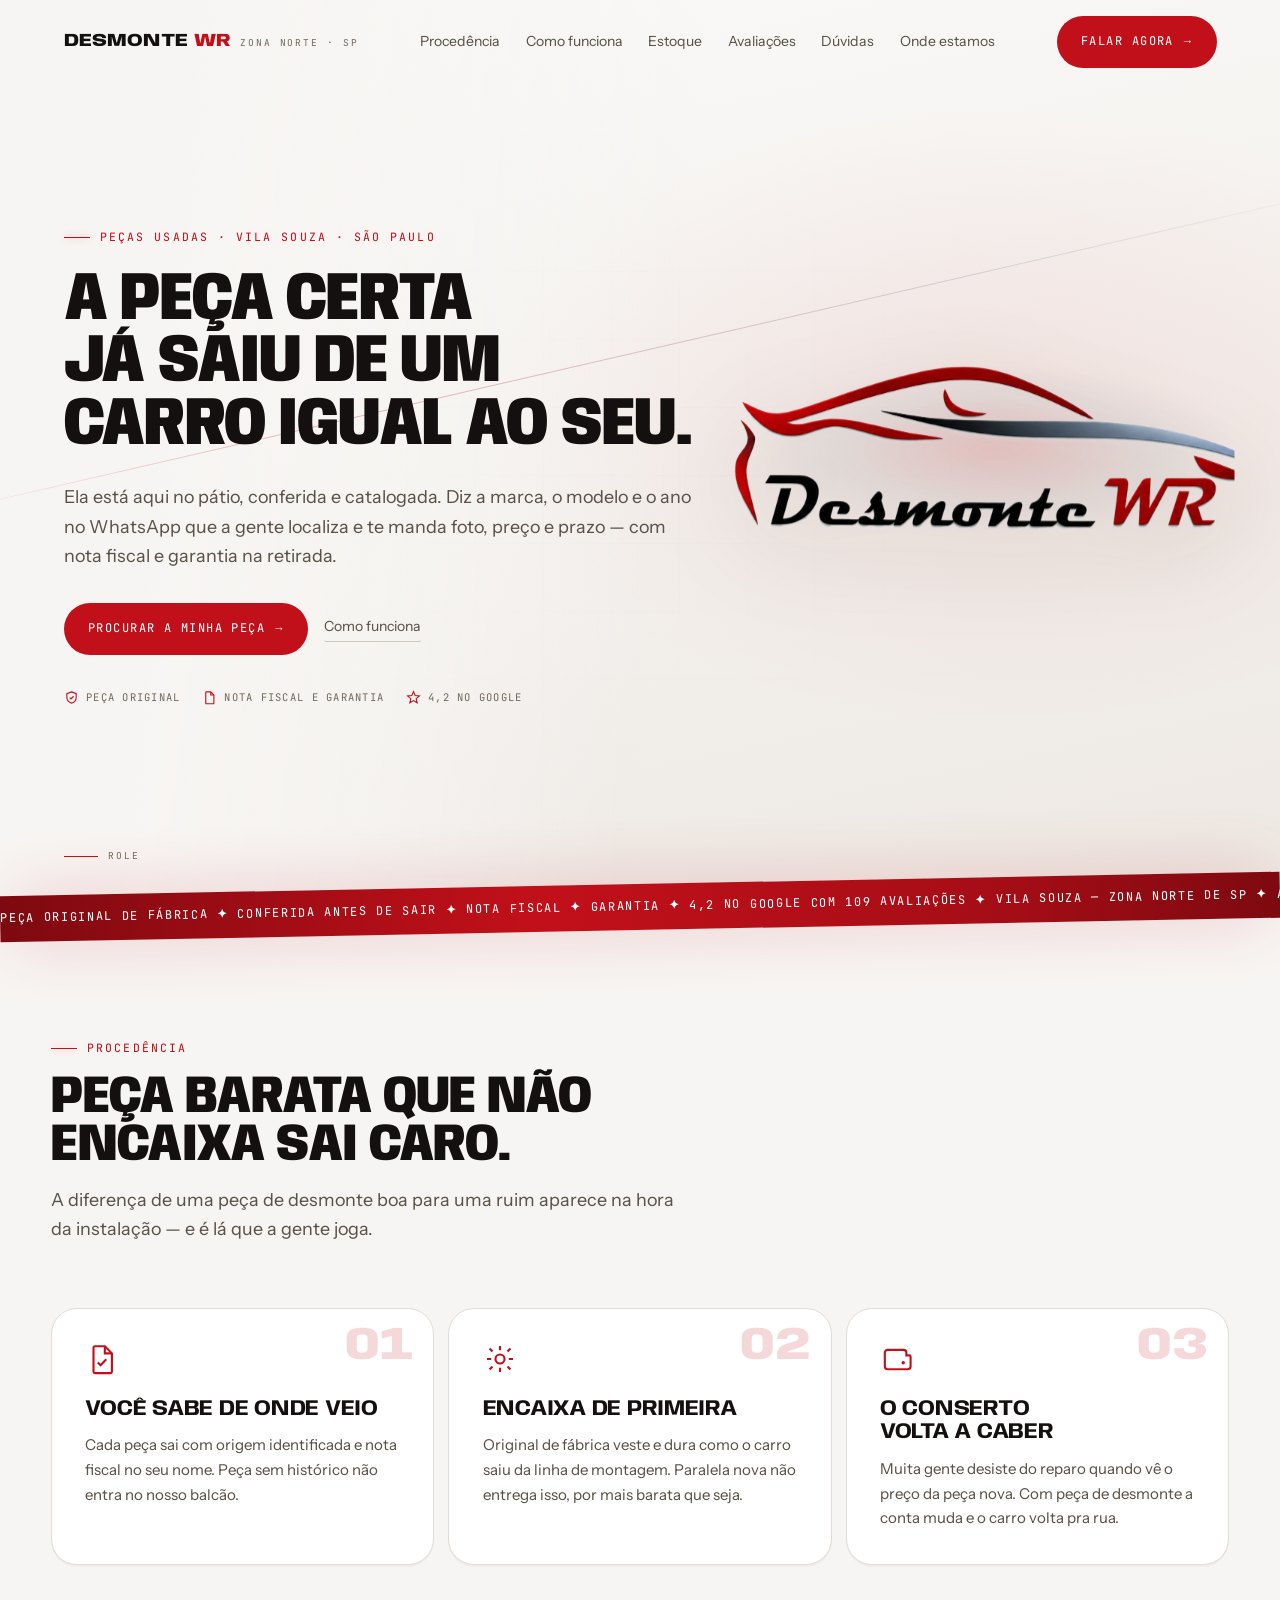
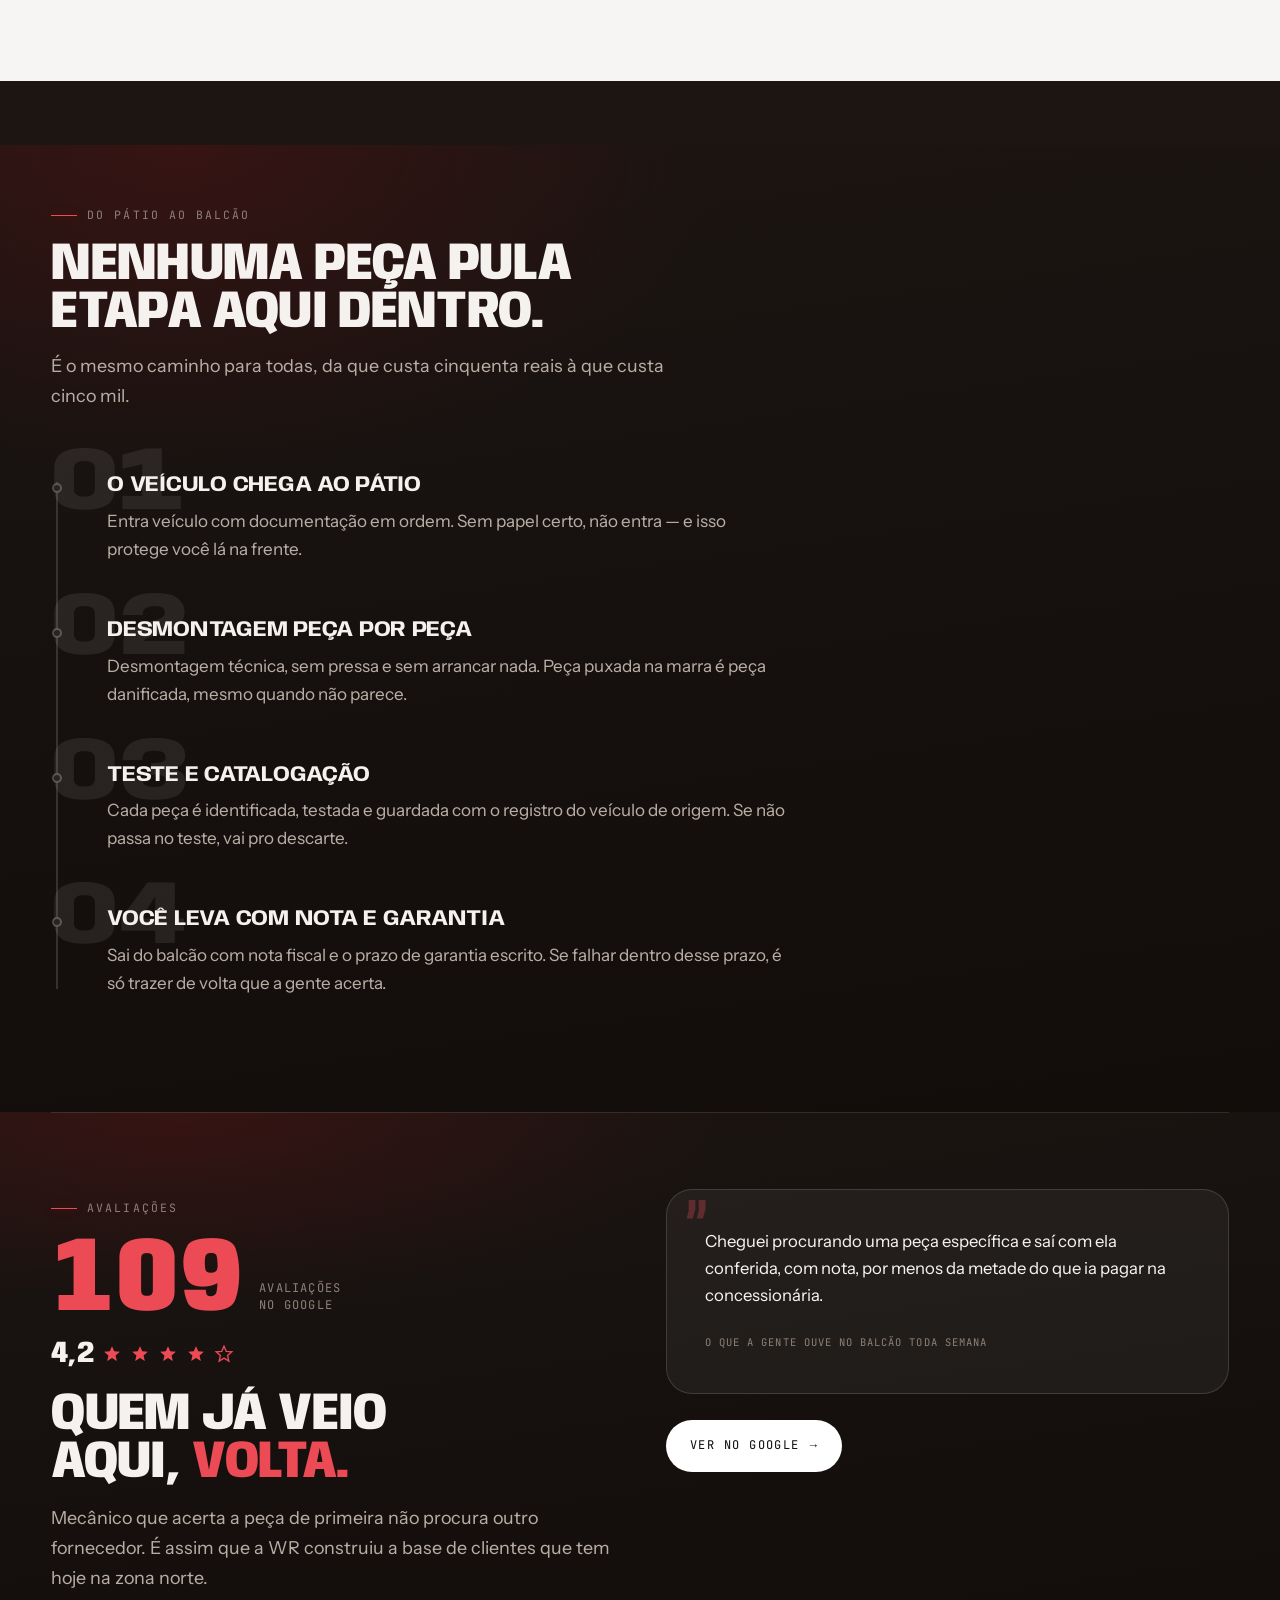
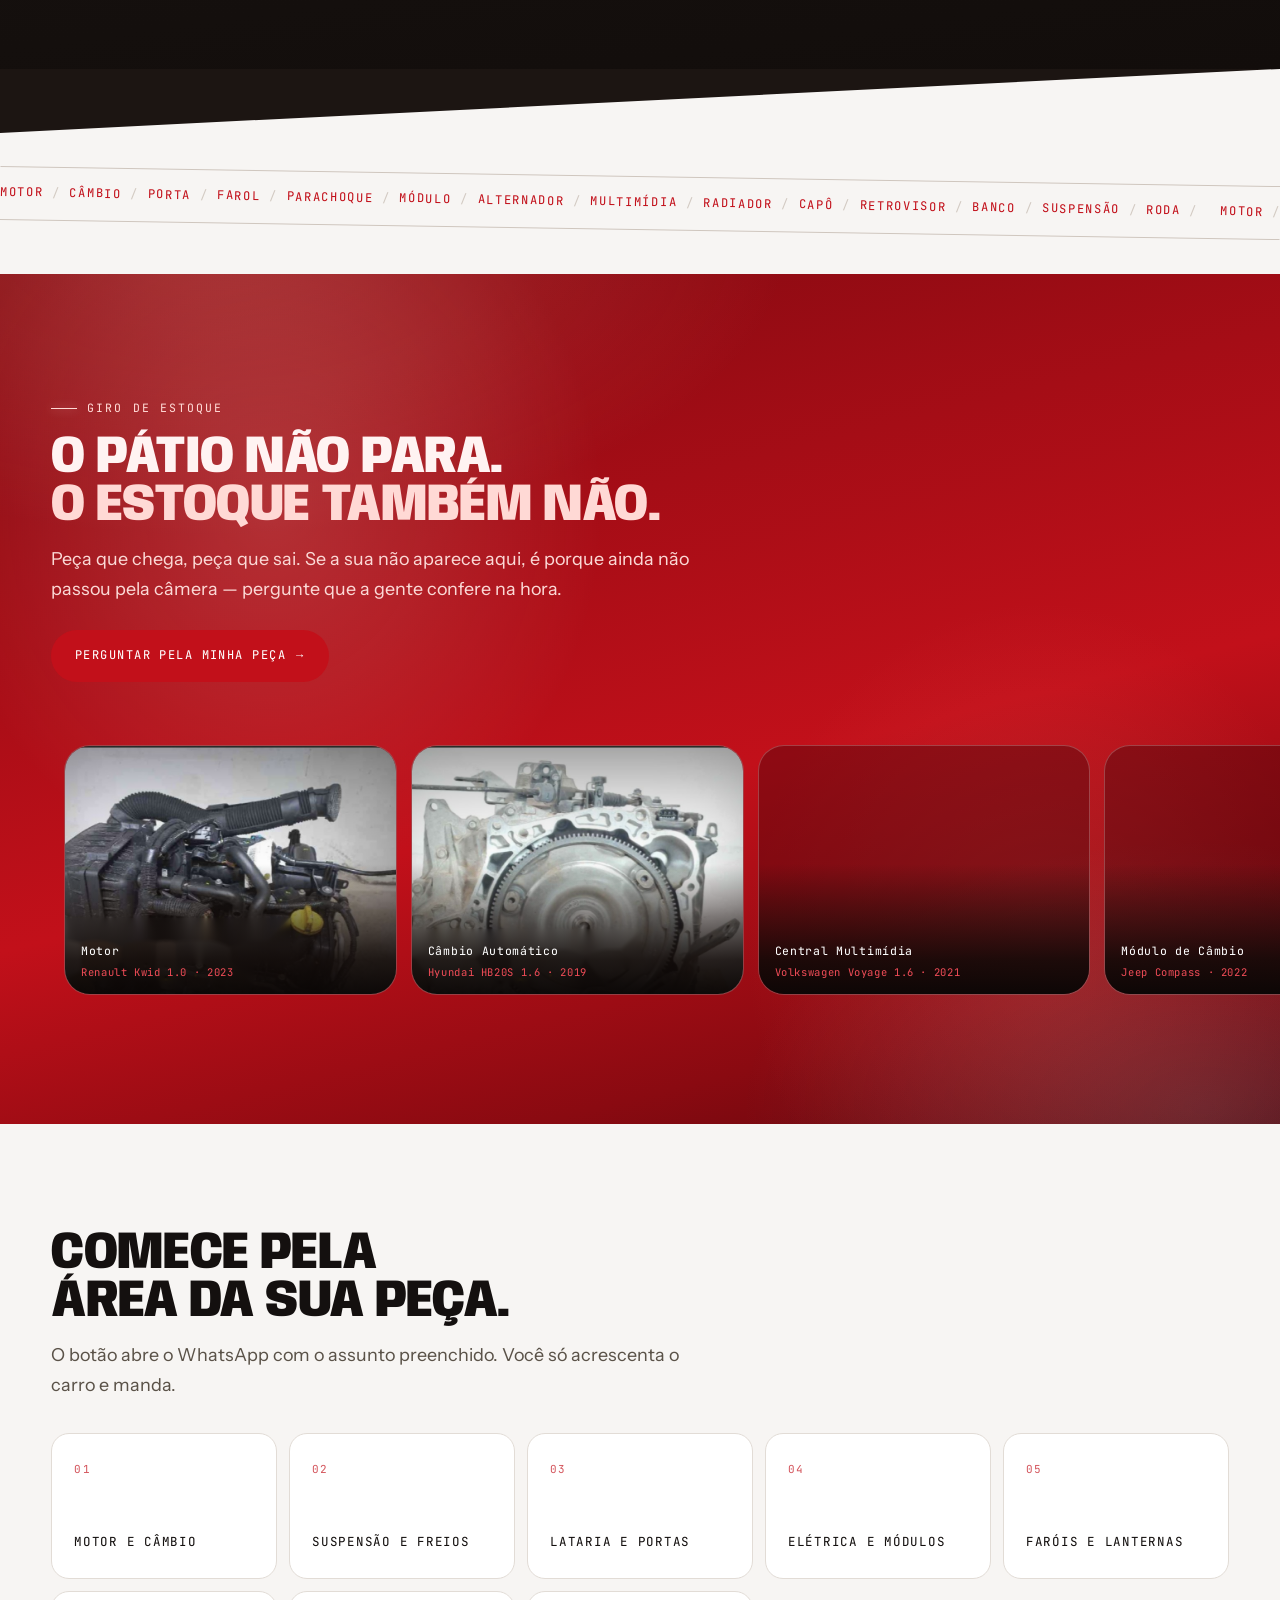
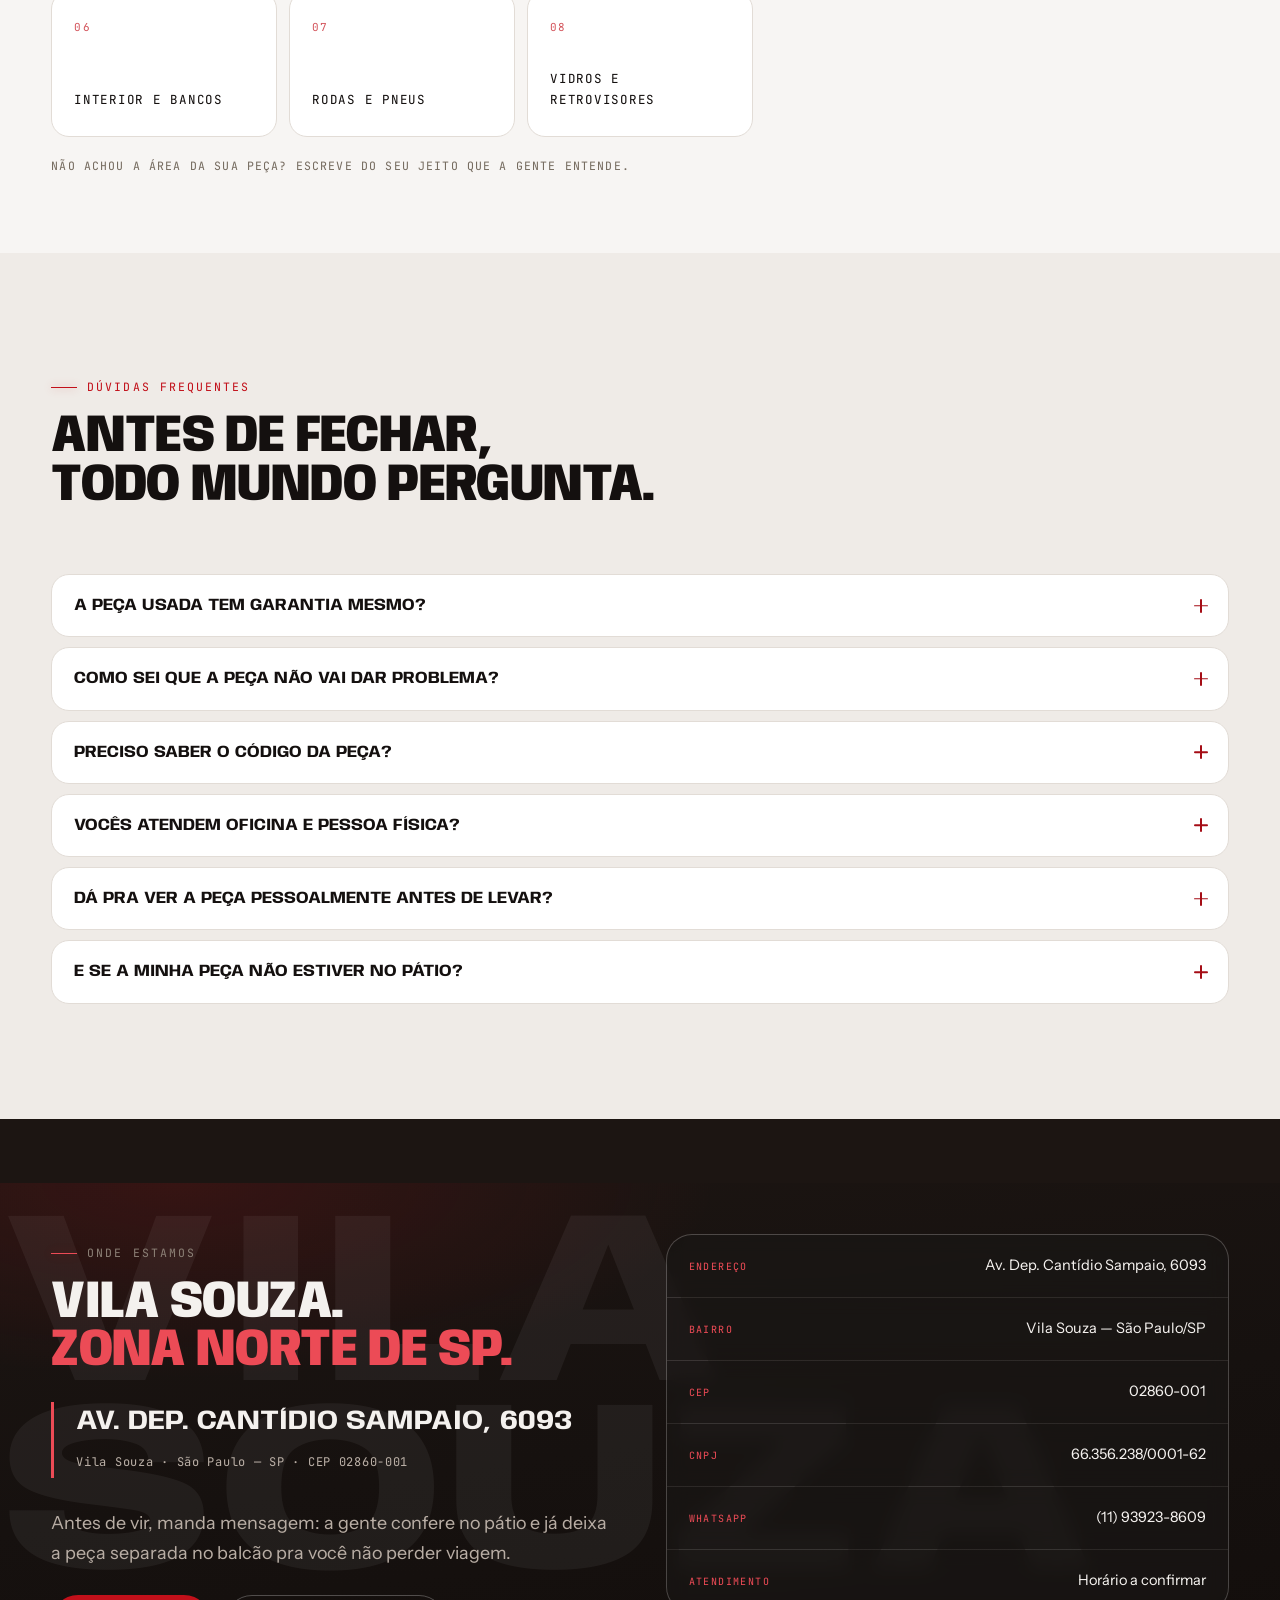
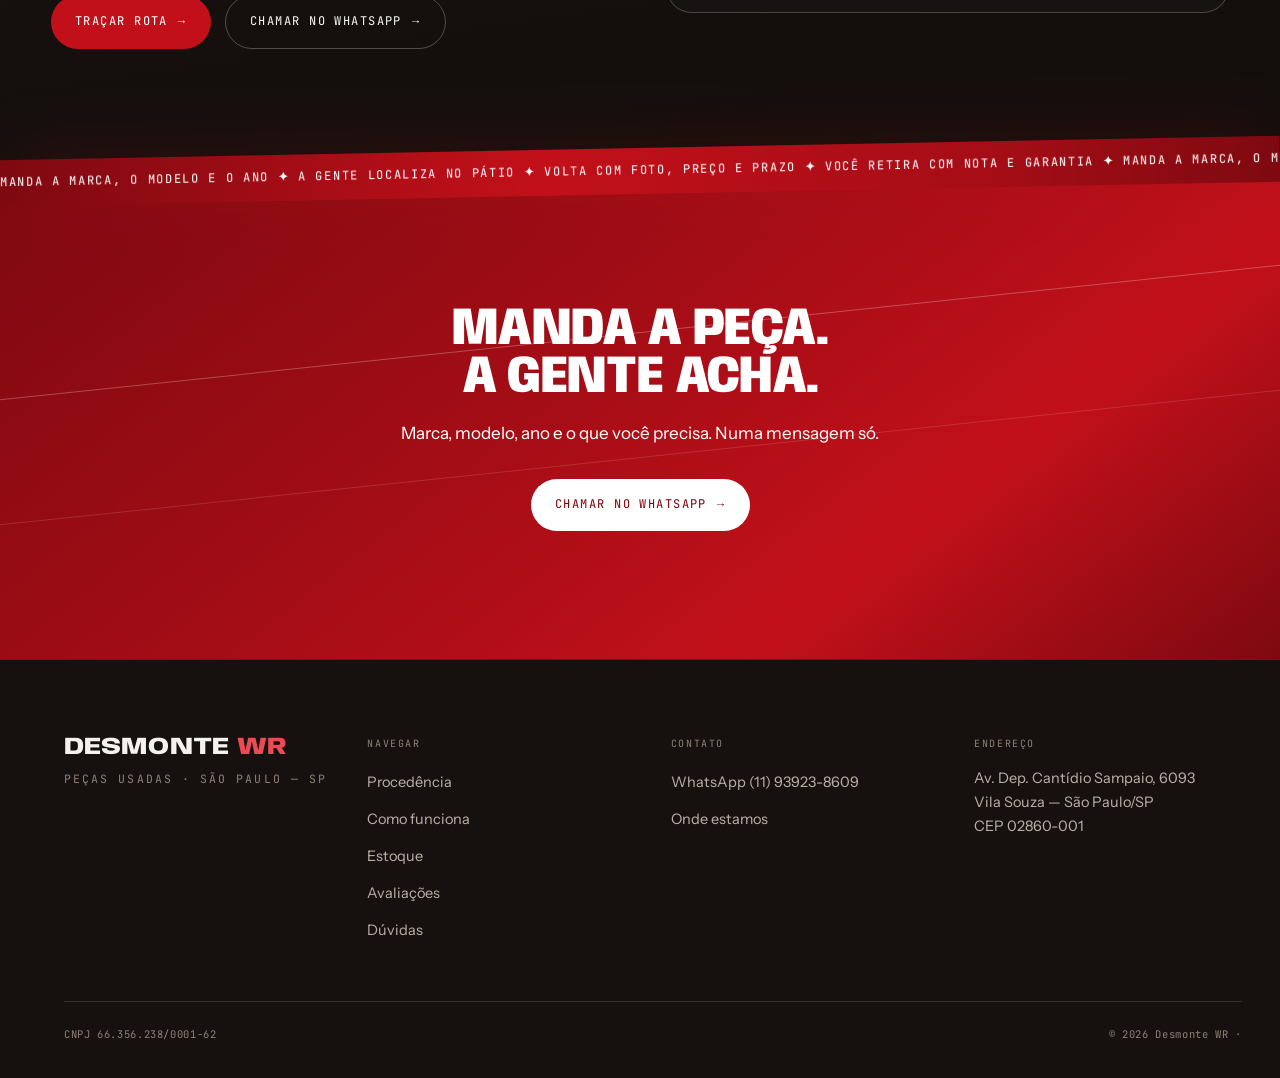
<file: index.html>
<!doctype html>
<html lang="pt-BR">
<head>
<meta charset="utf-8">
<meta name="viewport" content="width=device-width,initial-scale=1,viewport-fit=cover">
<meta name="theme-color" content="#F7F5F3">

<title>Desmonte WR — Peças Usadas na Zona Norte de SP | Originais, com Nota e Garantia</title>
<meta name="description" content="Peça original de desmonte em São Paulo: conferida antes de sair, com nota fiscal e garantia. Vila Souza, zona norte. Mande o modelo do carro no WhatsApp e receba foto, preço e prazo.">
<link rel="canonical" href="https://desmontewr.com/">

<!-- ==========================================================
     COMPARTILHAMENTO (WhatsApp, Facebook, Instagram, LinkedIn)
     ATENÇÃO: og:image PRECISA ser URL absoluta, com https:// e o
     domínio na frente. Com caminho relativo o WhatsApp e o Facebook
     não acham a imagem e o link sai sem capa.
     O domínio aqui é desmontewr.com, sem www — igual ao canonical.
     Se um dia o site passar a responder em www, troque nos dois.
     ========================================================== -->
<meta property="og:type" content="website">
<meta property="og:locale" content="pt_BR">
<meta property="og:site_name" content="Desmonte WR">
<meta property="og:url" content="https://desmontewr.com/">
<meta property="og:title" content="Desmonte WR — Peças Usadas na Zona Norte de SP">
<meta property="og:description" content="Peça original conferida, com nota fiscal e garantia. Vila Souza, São Paulo. 4,2 no Google.">
<meta property="og:image" content="https://desmontewr.com/assets/img/wr-og.jpg">
<meta property="og:image:secure_url" content="https://desmontewr.com/assets/img/wr-og.jpg">
<meta property="og:image:type" content="image/jpeg">
<meta property="og:image:width" content="1200">
<meta property="og:image:height" content="630">
<meta property="og:image:alt" content="Logo da Desmonte WR sobre fundo claro, com os selos 4,2 no Google, nota fiscal e garantia e o WhatsApp (11) 93923-8609.">

<!-- Twitter / X -->
<meta name="twitter:card" content="summary_large_image">
<meta name="twitter:title" content="Desmonte WR — Peças Usadas na Zona Norte de SP">
<meta name="twitter:description" content="Peça original conferida, com nota fiscal e garantia. Vila Souza, São Paulo. 4,2 no Google.">
<meta name="twitter:image" content="https://desmontewr.com/assets/img/wr-og.jpg">
<meta name="twitter:image:alt" content="Logo da Desmonte WR sobre fundo claro, com os selos 4,2 no Google, nota fiscal e garantia.">

<link rel="icon" href="assets/img/favicon.png" type="image/png" sizes="96x96">
<link rel="apple-touch-icon" sizes="180x180" href="assets/img/apple-touch-icon.png">

<link rel="preload" as="font" type="font/woff2" href="assets/fonts/anybody-var.woff2" crossorigin>
<link rel="preload" as="font" type="font/woff2" href="assets/fonts/instrument-var.woff2" crossorigin>
<link rel="preload" as="image" href="assets/img/wr-mark.webp" fetchpriority="high">
<link rel="stylesheet" href="assets/css/styles.css">

<noscript><style>
  .pre{display:none!important}
  body.is-loading{overflow:auto!important}
  body.is-loading .hero__in{opacity:1!important}
  .hero__logo-m,.fade-up,[data-rv]{opacity:1!important;transform:none!important}
  .wa{opacity:1!important;transform:none!important;pointer-events:auto!important}
</style></noscript>
<script>
  setTimeout(function(){
    var b=document.body,p=document.getElementById('pre');
    if(b&&b.classList.contains('is-loading')){
      b.classList.remove('is-loading');
      if(p){p.classList.add('is-done');setTimeout(function(){p.classList.add('is-gone')},1200)}
    }
  },6000);
</script>

<script type="application/ld+json">
{
  "@context":"https://schema.org",
  "@type":"AutoPartsStore",
  "name":"Desmonte WR",
  "taxID":"66.356.238/0001-62",
  "description":"Peças automotivas usadas originais, conferidas, com nota fiscal e garantia. Vila Souza, São Paulo.",
  "telephone":"+5511939238609",
  "url":"https://desmontewr.com/",
  "image":"https://desmontewr.com/assets/img/wr-og.jpg",
  "logo":"https://desmontewr.com/assets/img/apple-touch-icon.png",
  "address":{
    "@type":"PostalAddress",
    "streetAddress":"Av. Dep. Cantídio Sampaio, 6093",
    "addressLocality":"São Paulo",
    "addressRegion":"SP",
    "postalCode":"02860-001",
    "addressCountry":"BR"
  },
  "aggregateRating":{"@type":"AggregateRating","ratingValue":"4.2","reviewCount":"109"},
  "paymentAccepted":"Pix, Cartão de crédito, Cartão de débito, Dinheiro"
}
</script>
</head>

<body class="is-loading">

<!-- ====================== TELA DE CARREGAMENTO ====================== -->
<div class="pre" id="pre" role="status" aria-live="polite" aria-label="Carregando o site">
  <div class="pre__core">
    <div class="pre__stage" aria-hidden="true">
      <img class="wl-car"   src="assets/img/wr-mark.webp" alt="" width="980" height="358" fetchpriority="high">
      <img class="wl-word"  src="assets/img/wr-mark.webp" alt="" width="980" height="358">
      <img class="wl-wr"    src="assets/img/wr-mark.webp" alt="" width="980" height="358">
      <img class="wl-shine" src="assets/img/wr-mark.webp" alt="" width="980" height="358">
    </div>
    <div class="pre__bar"><span class="pre__fill"></span></div>
    <div class="pre__meta">
      <span class="pre__msg">Levantando o portão</span>
      <span class="pre__pct">00</span>
    </div>
  </div>
</div>

<span class="progress" id="progress" aria-hidden="true"></span>

<!-- ============================== NAV ============================== -->
<header class="nav" id="nav">
  <a class="brand" href="#top" aria-label="Desmonte WR — início">
    <span class="brand__name">DESMONTE <span class="brand__wr">WR</span></span>
    <span class="brand__tag">Zona Norte · SP</span>
  </a>

  <nav class="menu" aria-label="Navegação principal">
    <a href="#procedencia">Procedência</a>
    <a href="#como">Como funciona</a>
    <a href="#estoque">Estoque</a>
    <a href="#avaliacoes">Avaliações</a>
    <a href="#duvidas">Dúvidas</a>
    <a href="#onde">Onde estamos</a>
  </nav>

  <a class="btn btn--primary" href="https://wa.me/5511939238609" data-wa="" data-mag>
    Falar agora <span class="btn__arrow" aria-hidden="true">→</span>
  </a>

  <button class="burger" id="burger" aria-label="Abrir menu" aria-expanded="false" aria-controls="drawer">
    <span></span>
  </button>
</header>

<div class="drawer" id="drawer" aria-hidden="true">
  <a href="#procedencia">Procedência</a>
  <a href="#como">Como funciona</a>
  <a href="#estoque">Estoque</a>
  <a href="#avaliacoes">Avaliações</a>
  <a href="#duvidas">Dúvidas</a>
  <a href="#onde">Onde estamos</a>
</div>

<main id="top">

<!-- ============================= HERO ============================== -->
<section class="hero" id="hero">
  <div class="hero__art" id="heroArt" aria-hidden="true">
    <img src="assets/img/wr-logo.webp" alt="" width="1400" height="511" fetchpriority="high">
  </div>
  <span class="hero__grid"  aria-hidden="true"></span>
  <span class="hero__veil"  aria-hidden="true"></span>
  <span class="hero__rule"  aria-hidden="true"></span>
  <span class="hero__beam"  aria-hidden="true"></span>

  <div class="hero__in">
    <div class="hero__col">

      <div class="hero__logo-m">
        <img src="assets/img/wr-logo.webp" alt="Desmonte WR" width="1400" height="511">
      </div>

      <p class="mono eyebrow fade-up">Peças usadas · Vila Souza · São Paulo</p>

      <h1 class="d1">
        <span class="ln"><span>A peça certa</span></span>
        <span class="ln"><span>já saiu de um</span></span>
        <span class="ln"><span class="accent">carro igual ao seu.</span></span>
      </h1>

      <p class="lead fade-up dl-1">
        Ela está aqui no pátio, conferida e catalogada. Diz a marca, o modelo
        e o ano no WhatsApp que a gente localiza e te manda foto, preço e
        prazo — com nota fiscal e garantia na retirada.
      </p>

      <div class="hero__cta fade-up dl-2" style="margin-top:32px">
        <a class="btn btn--primary" href="https://wa.me/5511939238609"
           data-wa="Olá, Desmonte WR! Estou procurando uma peça. Meu carro é: " data-mag>
          Procurar a minha peça <span class="btn__arrow" aria-hidden="true">→</span>
        </a>
        <a class="link-u" href="#como">Como funciona</a>
      </div>

      <div class="hero__trust fade-up dl-3">
        <span>
          <svg width="15" height="15" viewBox="0 0 24 24" fill="none" stroke="currentColor" stroke-width="1.8" aria-hidden="true"><path d="M12 3l7.5 3v5.4c0 4.4-3 8.3-7.5 9.6-4.5-1.3-7.5-5.2-7.5-9.6V6z"/><path d="M9 12.2l2.1 2.1L15.3 10"/></svg>
          Peça original
        </span>
        <span>
          <svg width="15" height="15" viewBox="0 0 24 24" fill="none" stroke="currentColor" stroke-width="1.8" aria-hidden="true"><path d="M7 3h7l5 5v13a1 1 0 0 1-1 1H7a1 1 0 0 1-1-1V4a1 1 0 0 1 1-1z"/><path d="M14 3v5h5"/></svg>
          Nota fiscal e garantia
        </span>
        <span>
          <svg width="15" height="15" viewBox="0 0 24 24" fill="none" stroke="currentColor" stroke-width="1.8" aria-hidden="true"><path d="M12 2.6l2.7 6.2 6.7.6-5.1 4.4 1.5 6.6-5.8-3.5-5.8 3.5 1.5-6.6L2.6 9.4l6.7-.6z"/></svg>
          4,2 no Google
        </span>
      </div>
    </div>
  </div>

  <span class="scroll-cue" aria-hidden="true"><i></i> role</span>
</section>

<!-- ============================ MARQUEE ============================ -->
<a class="marq" href="https://wa.me/5511939238609" data-wa="" aria-label="Falar no WhatsApp">
  <div class="marq__track" id="marqTrack">
    <p>Peça original de fábrica ✦ Conferida antes de sair ✦ Nota fiscal ✦ Garantia ✦ 4,2 no Google com 109 avaliações ✦ Vila Souza — zona norte de SP ✦ Atendemos oficina e dono de carro ✦</p>
  </div>
</a>

<!-- ========================== PROCEDÊNCIA ========================== -->
<section class="section" id="procedencia">
  <div class="shell">
    <div class="head" data-rv>
      <p class="mono eyebrow">Procedência</p>
      <h2 class="d2">Peça barata que não <span class="accent">encaixa sai caro.</span></h2>
      <p class="lead">A diferença de uma peça de desmonte boa para uma ruim aparece na hora da instalação — e é lá que a gente joga.</p>
    </div>

    <div class="grid-3">
      <article class="card" data-rv data-rv-d="1">
        <span class="card__n" aria-hidden="true">01</span>
        <svg class="card__ico" viewBox="0 0 24 24" fill="none" stroke="currentColor" stroke-width="1.5" aria-hidden="true"><path d="M7 3h7l5 5v13a1 1 0 0 1-1 1H7a1 1 0 0 1-1-1V4a1 1 0 0 1 1-1z"/><path d="M14 3v5h5"/><path d="M9 14.4l2 2 4-4.2"/></svg>
        <h3 class="d3">Você sabe de onde veio</h3>
        <p>Cada peça sai com origem identificada e nota fiscal no seu nome. Peça sem histórico não entra no nosso balcão.</p>
      </article>

      <article class="card" data-rv data-rv-d="2">
        <span class="card__n" aria-hidden="true">02</span>
        <svg class="card__ico" viewBox="0 0 24 24" fill="none" stroke="currentColor" stroke-width="1.5" aria-hidden="true"><circle cx="12" cy="12" r="3.2"/><path d="M12 2.8v3M12 18.2v3M4.6 4.6l2.1 2.1M17.3 17.3l2.1 2.1M2.8 12h3M18.2 12h3M4.6 19.4l2.1-2.1M17.3 6.7l2.1-2.1"/></svg>
        <h3 class="d3">Encaixa de primeira</h3>
        <p>Original de fábrica veste e dura como o carro saiu da linha de montagem. Paralela nova não entrega isso, por mais barata que seja.</p>
      </article>

      <article class="card" data-rv data-rv-d="3">
        <span class="card__n" aria-hidden="true">03</span>
        <svg class="card__ico" viewBox="0 0 24 24" fill="none" stroke="currentColor" stroke-width="1.5" aria-hidden="true"><path d="M3.4 7.6a2 2 0 0 1 2-2h11.2a2 2 0 0 1 2 2v1.8h2a1 1 0 0 1 1 1v6.8a2 2 0 0 1-2 2H5.4a2 2 0 0 1-2-2z"/><circle cx="16.4" cy="14.6" r="1.2" fill="currentColor" stroke="none"/></svg>
        <h3 class="d3">O conserto volta a caber</h3>
        <p>Muita gente desiste do reparo quando vê o preço da peça nova. Com peça de desmonte a conta muda e o carro volta pra rua.</p>
      </article>
    </div>
  </div>
</section>

<div class="wedge wedge--slab" aria-hidden="true"></div>

<!-- ========================= COMO FUNCIONA ========================= -->
<section class="section slab" id="como" style="padding-top:clamp(40px,4vw,60px)">
  <div class="shell">
    <div class="head" data-rv>
      <p class="mono eyebrow">Do pátio ao balcão</p>
      <h2 class="d2">Nenhuma peça pula<br>etapa aqui dentro.</h2>
      <p class="lead">É o mesmo caminho para todas, da que custa cinquenta reais à que custa cinco mil.</p>
    </div>

    <div class="steps" id="steps">
      <span class="steps__rail" aria-hidden="true"><span class="steps__fill"></span></span>

      <article class="step" data-rv>
        <span class="step__n" aria-hidden="true">01</span>
        <h3 class="d3">O veículo chega ao pátio</h3>
        <p>Entra veículo com documentação em ordem. Sem papel certo, não entra — e isso protege você lá na frente.</p>
      </article>

      <article class="step" data-rv>
        <span class="step__n" aria-hidden="true">02</span>
        <h3 class="d3">Desmontagem peça por peça</h3>
        <p>Desmontagem técnica, sem pressa e sem arrancar nada. Peça puxada na marra é peça danificada, mesmo quando não parece.</p>
      </article>

      <article class="step" data-rv>
        <span class="step__n" aria-hidden="true">03</span>
        <h3 class="d3">Teste e catalogação</h3>
        <p>Cada peça é identificada, testada e guardada com o registro do veículo de origem. Se não passa no teste, vai pro descarte.</p>
      </article>

      <article class="step" data-rv>
        <span class="step__n" aria-hidden="true">04</span>
        <h3 class="d3">Você leva com nota e garantia</h3>
        <p>Sai do balcão com nota fiscal e o prazo de garantia escrito. Se falhar dentro desse prazo, é só trazer de volta que a gente acerta.</p>
      </article>
    </div>
  </div>
</section>

<!-- =========================== AVALIAÇÕES ========================== -->
<section class="section--tight slab" id="avaliacoes" style="padding-top:0">
  <div class="shell">
    <div style="border-top:1px solid rgba(255,255,255,.1);padding-top:clamp(48px,6vw,76px)"></div>

    <div class="pay">
      <div data-rv>
        <p class="mono eyebrow">Avaliações</p>
        <div class="score" id="score">
          <span class="score__n">0</span>
          <span class="score__lab">avaliações<br>no Google</span>
        </div>
        <div class="stars" aria-label="Nota 4,2 de 5">
          <b>4,2</b>
          <svg viewBox="0 0 24 24" aria-hidden="true"><path d="M12 2.6l2.7 6.2 6.7.6-5.1 4.4 1.5 6.6-5.8-3.5-5.8 3.5 1.5-6.6L2.6 9.4l6.7-.6z"/></svg>
          <svg viewBox="0 0 24 24" aria-hidden="true"><path d="M12 2.6l2.7 6.2 6.7.6-5.1 4.4 1.5 6.6-5.8-3.5-5.8 3.5 1.5-6.6L2.6 9.4l6.7-.6z"/></svg>
          <svg viewBox="0 0 24 24" aria-hidden="true"><path d="M12 2.6l2.7 6.2 6.7.6-5.1 4.4 1.5 6.6-5.8-3.5-5.8 3.5 1.5-6.6L2.6 9.4l6.7-.6z"/></svg>
          <svg viewBox="0 0 24 24" aria-hidden="true"><path d="M12 2.6l2.7 6.2 6.7.6-5.1 4.4 1.5 6.6-5.8-3.5-5.8 3.5 1.5-6.6L2.6 9.4l6.7-.6z"/></svg>
          <svg class="half" viewBox="0 0 24 24" aria-hidden="true"><path d="M12 2.6l2.7 6.2 6.7.6-5.1 4.4 1.5 6.6-5.8-3.5-5.8 3.5 1.5-6.6L2.6 9.4l6.7-.6z"/></svg>
        </div>
        <h2 class="d2" style="margin:22px 0 16px">Quem já veio aqui, <span class="accent">volta.</span></h2>
        <p class="lead">Mecânico que acerta a peça de primeira não procura outro fornecedor. É assim que a WR construiu a base de clientes que tem hoje na zona norte.</p>
      </div>

      <div data-rv data-rv-d="2">
        <blockquote class="quote">
          <p>Cheguei procurando uma peça específica e saí com ela conferida, com nota, por menos da metade do que ia pagar na concessionária.</p>
          <cite>O que a gente ouve no balcão toda semana</cite>
        </blockquote>
        <a class="btn btn--light" href="https://www.google.com/search?q=Desmonte+WR+Av.+Dep.+Cant%C3%ADdio+Sampaio+6093" target="_blank" rel="noopener" style="margin-top:26px" data-mag>
          Ver no Google <span class="btn__arrow" aria-hidden="true">→</span>
        </a>
      </div>
    </div>
  </div>
</section>

<div class="wedge wedge--slab wedge--out" aria-hidden="true"></div>

<div class="marq-band">
<a class="marq marq--ghost" href="https://wa.me/5511939238609" data-wa="" aria-label="Falar no WhatsApp">
  <div class="marq__track" id="marqTrack2">
    <p><b>Motor</b> <span class="sep">/</span> <b>Câmbio</b> <span class="sep">/</span> <b>Porta</b> <span class="sep">/</span> <b>Farol</b> <span class="sep">/</span> <b>Parachoque</b> <span class="sep">/</span> <b>Módulo</b> <span class="sep">/</span> <b>Alternador</b> <span class="sep">/</span> <b>Multimídia</b> <span class="sep">/</span> <b>Radiador</b> <span class="sep">/</span> <b>Capô</b> <span class="sep">/</span> <b>Retrovisor</b> <span class="sep">/</span> <b>Banco</b> <span class="sep">/</span> <b>Suspensão</b> <span class="sep">/</span> <b>Roda</b> <span class="sep">/</span> </p>
  </div>
</a>
</div>

<!-- ============================ ESTOQUE ============================ -->
<section class="section stock blaze" id="estoque">
  <div class="shell">
    <div class="head" data-rv style="max-width:70ch">
      <p class="mono eyebrow">Giro de estoque</p>
      <h2 class="d2">O pátio não para.<br><span class="accent">O estoque também não.</span></h2>
      <p class="lead">Peça que chega, peça que sai. Se a sua não aparece aqui, é porque ainda não passou pela câmera — pergunte que a gente confere na hora.</p>
      <a class="btn btn--primary" href="https://wa.me/5511939238609" style="margin-top:26px"
         data-wa="Olá, Desmonte WR! Não vi a peça que preciso no site. Meu carro é: " data-mag>
        Perguntar pela minha peça <span class="btn__arrow" aria-hidden="true">→</span>
      </a>
    </div>
  </div>

  <div class="rail">
    <div class="rail__track" id="rail"></div>
  </div>
</section>

<!-- ========================== CATEGORIAS =========================== -->
<section class="section--tight" style="padding-top:clamp(64px,7vw,96px)">
  <div class="shell">
    <div class="head" data-rv style="margin-bottom:34px">
      <h2 class="d2">Comece pela área da sua peça.</h2>
      <p class="lead">O botão abre o WhatsApp com o assunto preenchido. Você só acrescenta o carro e manda.</p>
    </div>
    <div class="cats" id="cats" data-rv></div>
    <p class="mono" style="color:var(--dim);margin-top:20px;letter-spacing:.1em">
      Não achou a área da sua peça? Escreve do seu jeito que a gente entende.
    </p>
  </div>
</section>

<!-- ============================ DÚVIDAS ============================ -->
<section class="section" id="duvidas" style="background:var(--bone-2)">
  <div class="shell">
    <div class="head" data-rv>
      <p class="mono eyebrow">Dúvidas frequentes</p>
      <h2 class="d2">Antes de fechar,<br>todo mundo pergunta.</h2>
    </div>

    <div class="faq" data-rv>
      <details>
        <summary>A peça usada tem garantia mesmo?</summary>
        <div class="faq__a"><p>Tem. O prazo entra na negociação junto com o preço e fica anotado na nota, não no boca a boca. Ele varia porque um módulo eletrônico corre um risco que uma porta não corre — pergunte o da sua peça antes de fechar.</p></div>
      </details>
      <details>
        <summary>Como sei que a peça não vai dar problema?</summary>
        <div class="faq__a"><p>Nada entra na prateleira sem passar pelo teste, e o que reprova vai pro descarte em vez de ir pra venda. Somando isso à foto do estado real que você recebe antes de decidir, a margem de surpresa fica pequena — e a garantia cobre o resto.</p></div>
      </details>
      <details>
        <summary>Preciso saber o código da peça?</summary>
        <div class="faq__a"><p>Não precisa. A gente chega na peça pelo modelo do carro. O código ajuda quando existe mais de uma versão da mesma peça no mesmo ano, mas isso a gente identifica conversando.</p></div>
      </details>
      <details>
        <summary>Vocês atendem oficina e pessoa física?</summary>
        <div class="faq__a"><p>Os dois. Boa parte do movimento vem de oficina da região que compra toda semana, mas quem aparece uma vez na vida pra resolver um problema paga o mesmo preço e é atendido igual.</p></div>
      </details>
      <details>
        <summary>Dá pra ver a peça pessoalmente antes de levar?</summary>
        <div class="faq__a"><p>Dá. Estamos na Av. Dep. Cantídio Sampaio, 6093, na Vila Souza. Só combine antes no WhatsApp pra gente já deixar a peça separada quando você chegar.</p></div>
      </details>
      <details>
        <summary>E se a minha peça não estiver no pátio?</summary>
        <div class="faq__a"><p>Você fica sabendo na mesma conversa. Enrolar cliente com "vou ver e te falo" só faz você perder tempo com o carro parado — e se aparecer depois, a gente avisa.</p></div>
      </details>
    </div>
  </div>
</section>

<div class="wedge wedge--slab" aria-hidden="true"></div>

<!-- =========================== ONDE ESTAMOS ======================== -->
<section class="section where slab" id="onde" style="padding-top:clamp(40px,4vw,60px)">
  <span class="where__ghost" aria-hidden="true">Vila Souza</span>
  <div class="shell where__in">
    <div data-rv>
      <p class="mono eyebrow">Onde estamos</p>
      <h2 class="d2" style="margin:16px 0 0">Vila Souza.<br><span class="accent">Zona norte de SP.</span></h2>

      <div class="addr">
        <b>Av. Dep. Cantídio Sampaio, 6093</b>
        <span>Vila Souza · São Paulo — SP · CEP 02860-001</span>
      </div>

      <p class="lead" style="margin-bottom:28px">
        Antes de vir, manda mensagem: a gente confere no pátio e já deixa a
        peça separada no balcão pra você não perder viagem.
      </p>

      <div style="display:flex;flex-wrap:wrap;gap:14px">
        <a class="btn btn--primary" href="https://www.google.com/maps/search/?api=1&amp;query=Av.+Dep.+Cant%C3%ADdio+Sampaio%2C+6093+-+Vila+Souza%2C+S%C3%A3o+Paulo+-+SP%2C+02860-001" target="_blank" rel="noopener" data-mag>
          Traçar rota <span class="btn__arrow" aria-hidden="true">→</span>
        </a>
        <a class="btn btn--ghost" href="https://wa.me/5511939238609"
           data-wa="Olá, Desmonte WR! Queria saber o horário de atendimento." data-mag>
          Chamar no WhatsApp <span class="btn__arrow" aria-hidden="true">→</span>
        </a>
      </div>
    </div>

    <div data-rv data-rv-d="1">
      <dl class="facts facts--dark">
        <div class="fact"><dt>Endereço</dt><dd>Av. Dep. Cantídio Sampaio, 6093</dd></div>
        <div class="fact"><dt>Bairro</dt><dd>Vila Souza — São Paulo/SP</dd></div>
        <div class="fact"><dt>CEP</dt><dd>02860-001</dd></div>
        <div class="fact"><dt>CNPJ</dt><dd>66.356.238/0001-62</dd></div>
        <div class="fact"><dt>WhatsApp</dt><dd>(11) 93923-8609</dd></div>
        <div class="fact"><dt>Atendimento</dt><dd>Horário a confirmar</dd></div>
      </dl>
    </div>
  </div>
</section>

<a class="marq" href="https://wa.me/5511939238609" data-wa="" aria-label="Falar no WhatsApp">
  <div class="marq__track" id="marqTrack3">
    <p>Manda a marca, o modelo e o ano ✦ A gente localiza no pátio ✦ Volta com foto, preço e prazo ✦ Você retira com nota e garantia ✦ Manda a marca, o modelo e o ano ✦ A gente localiza no pátio ✦ Volta com foto, preço e prazo ✦ Você retira com nota e garantia ✦</p>
  </div>
</a>

<!-- ========================== CHAMADA FINAL ======================== -->
<section class="cta">
  <div class="shell cta__in">
    <h2 class="d2" data-rv>Manda a peça.<br>A gente acha.</h2>
    <p data-rv data-rv-d="1">Marca, modelo, ano e o que você precisa. Numa mensagem só.</p>
    <a class="btn btn--light" href="https://wa.me/5511939238609" data-rv data-rv-d="2"
       data-wa="Olá, Desmonte WR! Estou procurando uma peça. Meu carro é: " data-mag>
      Chamar no WhatsApp <span class="btn__arrow" aria-hidden="true">→</span>
    </a>
  </div>
</section>

</main>

<!-- ============================= RODAPÉ ============================ -->
<footer class="foot">
  <div class="foot__grid">
    <div>
      <p class="brand__name" style="font-size:24px;margin-bottom:10px">
        DESMONTE <span class="brand__wr">WR</span>
      </p>
      <p class="mono" style="color:var(--on-dark-dim)">Peças usadas · São Paulo — SP</p>
    </div>

    <div>
      <h4>Navegar</h4>
      <ul>
        <li><a href="#procedencia">Procedência</a></li>
        <li><a href="#como">Como funciona</a></li>
        <li><a href="#estoque">Estoque</a></li>
        <li><a href="#avaliacoes">Avaliações</a></li>
        <li><a href="#duvidas">Dúvidas</a></li>
      </ul>
    </div>

    <div>
      <h4>Contato</h4>
      <ul>
        <li><a href="https://wa.me/5511939238609" data-wa="">WhatsApp (11) 93923-8609</a></li>
        <li><a href="#onde">Onde estamos</a></li>
      </ul>
    </div>

    <div>
      <h4>Endereço</h4>
      <p style="color:var(--on-dark-2);font-size:14.5px">
        Av. Dep. Cantídio Sampaio, 6093<br>Vila Souza — São Paulo/SP<br>CEP 02860-001
      </p>
    </div>
  </div>

  <div class="foot__legal">
    <span>CNPJ 66.356.238/0001-62</span>
    <span>© <span id="year">2026</span> Desmonte WR ·</span>
  </div>
</footer>

<a class="wa" id="wa" href="https://wa.me/5511939238609" data-wa="" aria-label="Chamar no WhatsApp">
  <svg width="27" height="27" viewBox="0 0 24 24" fill="currentColor" aria-hidden="true"><path d="M12 2a10 10 0 0 0-8.6 15L2 22l5.2-1.4A10 10 0 1 0 12 2zm0 18a8 8 0 0 1-4.1-1.1l-.3-.2-3.1.8.8-3-.2-.3A8 8 0 1 1 12 20zm4.4-5.9c-.2-.1-1.4-.7-1.6-.8-.2-.1-.4-.1-.5.1-.2.2-.6.8-.8 1-.1.2-.3.2-.5.1-1.4-.7-2.3-1.3-3.2-2.8-.2-.4.2-.3.6-1.1.1-.1 0-.3 0-.4-.1-.1-.5-1.3-.7-1.8-.2-.4-.4-.4-.5-.4h-.5c-.2 0-.4.1-.6.3-.2.2-.8.8-.8 1.9s.8 2.2.9 2.4c.1.2 1.6 2.5 3.9 3.4 1.9.8 2.3.6 2.7.6.4 0 1.4-.6 1.6-1.1.2-.5.2-1 .1-1.1 0-.1-.2-.2-.4-.3z"/></svg>
</a>

<script src="assets/js/main.js" defer></script>
</body>
</html>
</file>
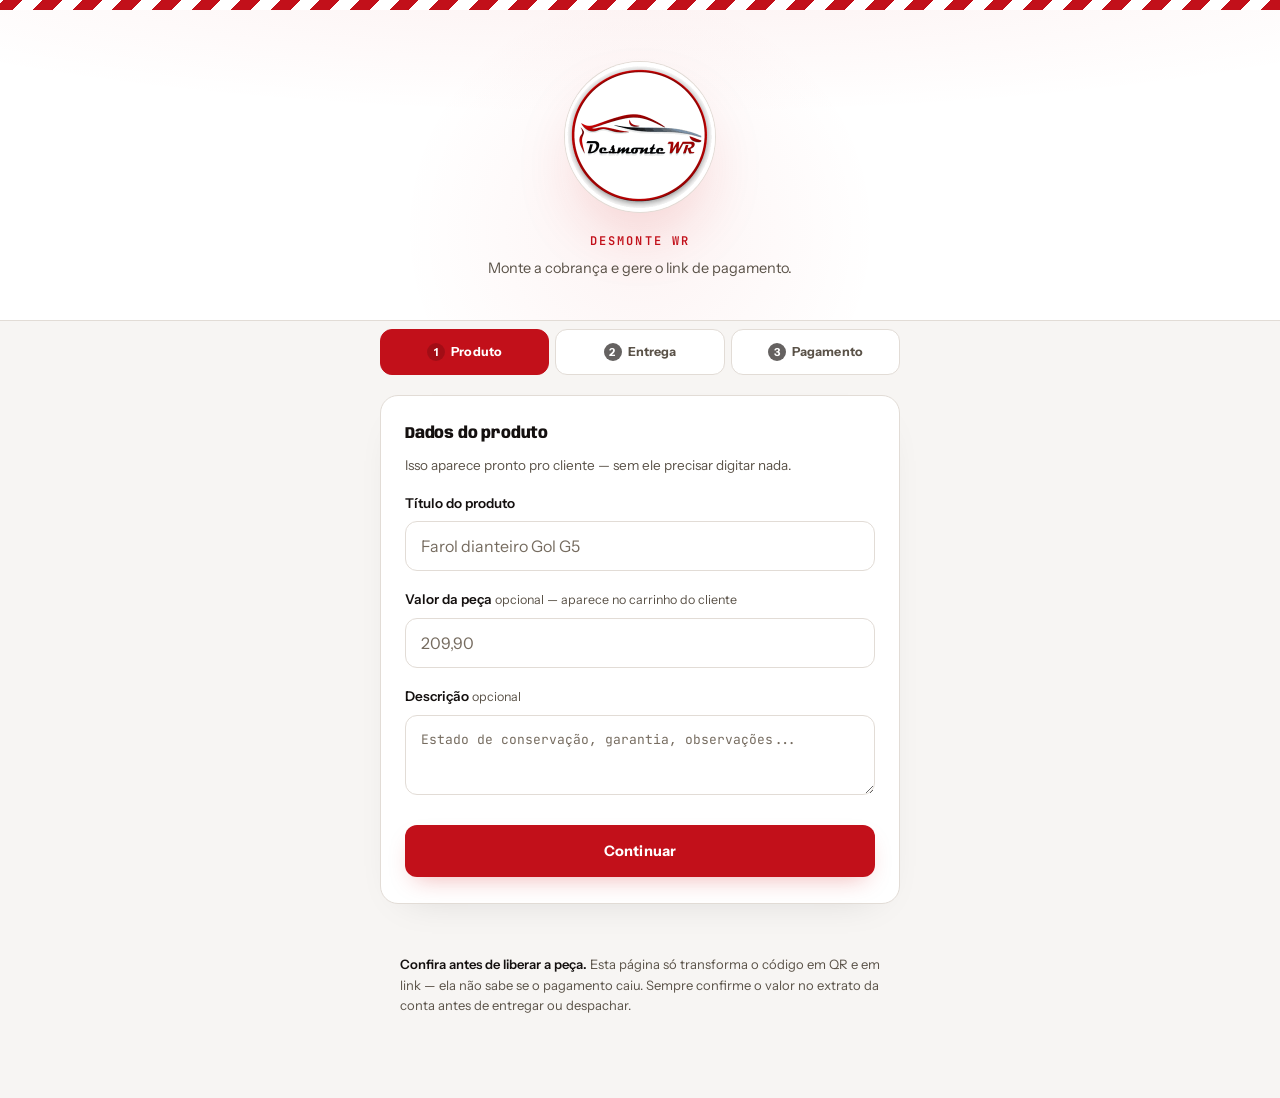
<file: pagamento.html>
<!DOCTYPE html>
<html lang="pt-BR">
<head>
<meta charset="utf-8">
<meta name="viewport" content="width=device-width, initial-scale=1, viewport-fit=cover">
<title>Pagamento — Desmonte WR</title>
<meta name="description" content="Pague sua peça com segurança. Escaneie o QR Code ou copie o código.">

<!-- =================================================================
     PREVIEW DO LINK NO WHATSAPP
     Aponta para desmontewr.com. Se o domínio mudar, troque nas duas
     linhas abaixo (og:image e og:url).
     Usa a MESMA capa do site (assets/img/wr-og.jpg), que já está no
     repositório — este arquivo não pede nenhuma imagem nova.
     Isso é normal: o WhatsApp não lê imagem embutida em base64 no
     og:image, só um arquivo de verdade — por isso essa é a única
     peça que fica fora do HTML único.
     ================================================================= -->
<meta property="og:type" content="website">
<meta property="og:site_name" content="Desmonte WR">
<meta property="og:title" content="Pagamento — Desmonte WR">
<meta property="og:description" content="Escaneie o QR Code ou copie o código para concluir o pagamento da sua peça.">
<meta property="og:image" content="https://desmontewr.com/assets/img/wr-og.jpg">
<meta property="og:image:width" content="1200">
<meta property="og:image:height" content="630">
<meta property="og:url" content="https://desmontewr.com/pagamento.html">
<meta name="twitter:card" content="summary_large_image">
<meta name="twitter:image" content="https://desmontewr.com/assets/img/wr-og.jpg">
<meta name="theme-color" content="#C2101A">

<style>
  @font-face{font-family:"Anybody";src:url("assets/fonts/anybody-var.woff2") format("woff2-variations");font-weight:100 900;font-stretch:50% 150%;font-display:swap}
  @font-face{font-family:"Instrument";src:url("assets/fonts/instrument-var.woff2") format("woff2-variations");font-weight:400 700;font-display:swap}
  @font-face{font-family:"JetBrains";src:url("assets/fonts/jetbrains-var.woff2") format("woff2-variations");font-weight:400 700;font-display:swap}
    :root{
    /* paleta clara da WR — mesma do index.html */
    --preto:#FFFFFF;--fundo:#F7F5F3;--graxa:#FFFFFF;--card:#FFFFFF;--aco:#E2DCD6;--cinza:#5A5248;
    --osso:#14100F;--amarelo:#C2101A;--ambar:#7E0910;--alerta:#B3261E;--ok:#2E7D4F;
    --prata:#766C60;
    --radius:18px;--radius-sm:12px;
  }
  *{box-sizing:border-box;margin:0;padding:0}
  html{-webkit-text-size-adjust:100%}
  body{
    background:var(--fundo);color:var(--osso);
    font-family:"Instrument",system-ui,sans-serif;
    line-height:1.5;min-height:100vh;padding-bottom:64px;
  }
  .faixa{height:10px;background:repeating-linear-gradient(-45deg,var(--amarelo) 0 14px,var(--preto) 14px 28px)}
  main{padding:0 20px;max-width:560px;margin:0 auto}

  /* ---------- hero (logo em destaque) ---------- */
  .hero{
    position:relative;overflow:hidden;text-align:center;
    padding:52px 20px 40px;margin-bottom:8px;
    background:
      radial-gradient(120% 90% at 50% -20%, rgba(208,26,26,0.07), transparent 60%),
      var(--preto);
    border-bottom:1px solid var(--aco);
  }
  .hero::before{
    content:"";position:absolute;left:50%;top:-40px;width:520px;height:520px;
    transform:translateX(-50%);border-radius:50%;
    background:radial-gradient(circle, rgba(208,26,26,0.05), transparent 65%);
    pointer-events:none;
  }
  .logo-hero{
    position:relative;display:block;margin:0 auto 20px;border-radius:50%;
    width:min(38vw,150px);height:min(38vw,150px);
    box-shadow:0 0 0 1px var(--aco), 0 30px 70px -20px rgba(208,26,26,0.22);
  }
  .hero-marca{
    position:relative;font-family:"Instrument",system-ui,sans-serif;font-weight:800;font-size:12px;
    letter-spacing:.18em;text-transform:uppercase;color:var(--amarelo);margin-bottom:8px;
  }
  .hero p{position:relative;color:var(--cinza);font-size:14.5px;max-width:38ch;margin:0 auto}

  h2.secao{font-family:"Instrument",system-ui,sans-serif;font-weight:700;font-size:16px;margin:0 0 9px}
  label{display:block;font-size:13.5px;font-weight:600;color:var(--osso);margin-bottom:8px}
  label small,.opc{color:var(--cinza);font-weight:400;font-size:12.5px}
  .dica{color:var(--cinza);font-size:13.5px;margin-bottom:18px;max-width:52ch}
  textarea{
    width:100%;min-height:124px;background:#FFFFFF;
    border:1px solid var(--aco);border-radius:var(--radius-sm);
    color:var(--osso);font-family:"JetBrains",ui-monospace,Menlo,monospace;
    font-size:13px;line-height:1.6;padding:14px 15px;resize:vertical;word-break:break-all;
  }
  textarea::placeholder{color:#766C60}
  input,select{
    width:100%;background:#FFFFFF;border:1px solid var(--aco);border-radius:var(--radius-sm);
    color:var(--osso);font-family:inherit;font-size:16px;padding:14px 15px;
    transition:border-color .15s ease;
  }
  select{appearance:none;-webkit-appearance:none;background-image:url("data:image/svg+xml;utf8,<svg xmlns='http://www.w3.org/2000/svg' width='14' height='9' viewBox='0 0 14 9'><path d='M1 1l6 6 6-6' stroke='%236E6E68' stroke-width='2' fill='none' fill-rule='evenodd'/></svg>");background-repeat:no-repeat;background-position:right 15px center;padding-right:38px}
  input::placeholder{color:#766C60}
  input.erro{border-color:var(--alerta)}
  textarea:focus,input:focus,select:focus{border-color:var(--amarelo);outline:none;box-shadow:0 0 0 3px rgba(208,26,26,0.15)}
  button:focus-visible{outline:3px solid var(--amarelo);outline-offset:2px}
  .campo{margin-bottom:18px}
  .dupla{display:flex;gap:12px}
  .dupla > div{flex:1 1 0;min-width:0}
  .linha{display:flex;gap:10px;margin-top:16px;flex-wrap:wrap}
  button{
    font-family:"Instrument",system-ui,sans-serif;font-size:14.5px;font-weight:700;letter-spacing:.01em;border:0;
    border-radius:var(--radius-sm);padding:16px 22px;cursor:pointer;flex:1 1 auto;min-height:52px;
    transition:transform .15s ease, box-shadow .15s ease, background .15s ease;
  }
  .btn-principal{background:var(--amarelo);color:var(--preto);box-shadow:0 10px 24px -10px rgba(208,26,26,0.35)}
  .btn-principal:hover{background:#A00D16;transform:translateY(-1px)}
  .btn-principal:disabled{background:var(--aco);color:var(--cinza);cursor:not-allowed;box-shadow:none;transform:none}
  .btn-secundario{background:#FFFFFF;color:var(--osso);border:1px solid var(--aco)}
  .btn-secundario:hover{border-color:var(--amarelo);color:var(--amarelo)}
  .btn-limpar{background:transparent;color:var(--cinza);border:1px solid var(--aco);flex:0 0 auto}
  .btn-limpar:hover{color:var(--osso);border-color:var(--cinza)}
  .aviso{
    margin-top:16px;padding:14px 16px;font-size:14px;border-radius:var(--radius-sm);
    border-left:4px solid var(--alerta);background:#FDECEA;color:#7E0910;display:none;
  }
  .aviso.visivel{display:block}
  .aviso.atencao{border-left-color:var(--amarelo);background:#FFF6E6;color:#8A6410}
  .moldura{background:var(--amarelo);padding:18px;display:flex;justify-content:center;border-radius:var(--radius-sm)}
  canvas{width:100%;max-width:260px;height:auto;display:block;border-radius:6px}
  dl{margin-top:20px;border-top:1px solid var(--aco)}
  .item{
    display:flex;justify-content:space-between;gap:16px;
    padding:12px 2px;border-bottom:1px solid var(--aco);font-size:14px;
  }
  dt{color:var(--cinza);flex:0 0 auto}
  dd{text-align:right;word-break:break-word}
  dd.destaque{color:var(--amarelo);font-weight:700;font-size:17px}
  .conferido{margin-top:14px;font-size:13px;color:var(--ok);display:flex;gap:8px;align-items:baseline}
  .caixa-link{margin-top:26px;padding-top:22px;border-top:1px solid var(--aco)}
  .caixa-link p{font-size:13px;color:var(--cinza);margin-bottom:12px;max-width:50ch}
  .url{
    background:#FFFFFF;border:1px solid var(--aco);border-left:4px solid var(--amarelo);border-radius:var(--radius-sm);
    font-family:"JetBrains",ui-monospace,Menlo,monospace;font-size:11px;line-height:1.6;
    padding:12px 13px;word-break:break-all;color:var(--cinza);
    max-height:70px;overflow:hidden;margin-bottom:11px;display:none;
  }
  .url.visivel{display:block}
  .tam-link{font-size:12.5px;color:var(--cinza);margin-top:6px}
  .nota{
    margin:32px auto 0;max-width:560px;padding:18px 20px;color:var(--cinza);font-size:13px;line-height:1.6;
  }
  .nota strong{color:var(--osso);font-weight:600}
  [hidden]{display:none !important}

  /* ---------- cartões (elevação padrão da UI) ---------- */
  .cartao{
    background:var(--card);border:1px solid var(--aco);border-radius:var(--radius);
    padding:26px 24px;margin-bottom:20px;box-shadow:0 14px 40px -26px rgba(0,0,0,0.18);
  }

  .abas{display:flex;gap:6px;margin:0 0 20px}
  .aba{
    flex:1;background:#FFFFFF;border:1px solid var(--aco);border-radius:var(--radius-sm);color:var(--cinza);
    font-family:"Instrument",system-ui,sans-serif;font-size:12.5px;font-weight:700;padding:13px 4px;cursor:pointer;
    min-height:auto;
  }
  .aba.ativa{color:var(--preto);background:var(--amarelo);border-color:var(--amarelo)}
  .aba .n{
    display:inline-block;width:18px;height:18px;line-height:18px;border-radius:50%;
    background:rgba(255,255,255,0.30);color:inherit;font-size:11px;margin-right:6px;
  }
  .aba.ativa .n{background:rgba(0,0,0,0.16)}
  .painel-aba{display:none}
  .painel-aba.ativa{display:block}
  .nav-abas{display:flex;gap:10px;margin-top:24px}

  .badge-seguro{
    position:relative;display:inline-flex;align-items:center;gap:9px;
    margin-top:6px;padding:9px 18px 9px 12px;border-radius:999px;
    background:rgba(46,158,79,0.10);border:1px solid rgba(46,158,79,0.35);
    font-size:14.5px;font-weight:800;color:var(--ok);
    text-transform:uppercase;letter-spacing:.06em;
  }
  .badge-seguro svg{flex:0 0 auto;width:22px;height:22px;color:var(--ok)}
  .cartao-confianca{
    background:var(--card);border:1px dashed var(--aco);border-radius:var(--radius);
    padding:22px 22px;margin-top:20px;
  }
  .cartao-confianca h3{
    font-family:"Instrument",system-ui,sans-serif;font-size:14.5px;font-weight:700;color:var(--osso);
    line-height:1.45;margin-bottom:16px;
  }
  .lista-confianca{list-style:none}
  .lista-confianca li{
    display:flex;align-items:flex-start;gap:11px;font-size:13.5px;color:var(--osso);
    line-height:1.5;
  }
  .lista-confianca li + li{margin-top:12px}
  .lista-confianca svg{flex:0 0 auto;width:18px;height:18px;margin-top:1px}
  .cartao-privacidade{
    display:flex;gap:12px;margin-top:14px;padding:16px 18px;
    background:#FFFFFF;border:1px solid var(--aco);border-left:3px solid var(--amarelo);
    border-radius:var(--radius-sm);
  }
  .cartao-privacidade svg{flex:0 0 auto;width:18px;height:18px;margin-top:2px;color:var(--cinza)}
  .cartao-privacidade p{font-size:12.5px;color:var(--cinza);line-height:1.65}

  .rodape-checkout{
    margin-top:32px;padding:24px 4px 4px;border-top:1px solid var(--aco);
    display:flex;align-items:center;gap:14px;
  }
  .logo-rodape{display:block;width:36px;height:36px;flex:0 0 auto;border-radius:50%;opacity:.9}
  .rodape-checkout p{font-size:12.5px;color:var(--cinza);line-height:1.6}

  .valor .titulo-produto{
    font-family:"Instrument",system-ui,sans-serif;font-size:24px;font-weight:800;margin-bottom:8px;line-height:1.25;
    color:var(--amarelo);text-transform:uppercase;letter-spacing:.02em;
  }
  .valor .desc-produto{font-size:14px;color:var(--cinza);margin-bottom:18px;max-width:52ch}
  .valor .rotulo-valor{font-size:12.5px;color:var(--cinza);text-transform:uppercase;letter-spacing:.08em;margin-bottom:4px}
  .valor .cifra{
    font-family:"Instrument",system-ui,sans-serif;font-size:44px;font-weight:800;color:var(--amarelo);line-height:1;
  }
  .valor .cifra.combinar{font-size:20px;font-weight:700;color:var(--osso)}

  /* ---------- carrinho (resumo estilo carrinho de compra) ---------- */
  .carrinho-cabecalho{display:flex;align-items:center;justify-content:space-between;margin-bottom:20px}
  .carrinho-cabecalho h3{font-family:"Instrument",system-ui,sans-serif;font-size:19px;font-weight:800;color:var(--osso)}
  .contador{
    display:inline-flex;align-items:center;justify-content:center;
    width:28px;height:28px;border-radius:50%;background:var(--ok);color:#FFFFFF;
    font-family:"Instrument",system-ui,sans-serif;font-size:13px;font-weight:800;flex:0 0 auto;
  }
  .carrinho-item{display:flex;gap:14px;align-items:flex-start}
  .avatar-produto{
    width:56px;height:56px;border-radius:50%;object-fit:cover;flex:0 0 auto;
    background:var(--preto);box-shadow:0 0 0 1px var(--aco);
  }
  .carrinho-item .titulo-produto{margin-bottom:4px}
  .carrinho-item .desc-produto{margin-bottom:0;font-size:13.5px}
  .carrinho-divisor{height:1px;background:var(--aco);margin:20px 0}
  .linha-resumo{
    display:flex;justify-content:space-between;align-items:baseline;
    font-size:14.5px;color:var(--cinza);padding:5px 0;
  }
  .linha-resumo span:last-child{color:var(--osso)}
  .linha-resumo.total{
    margin-top:6px;padding-top:14px;border-top:1px solid var(--aco);
  }
  .linha-resumo.total span{
    font-family:"Instrument",system-ui,sans-serif;font-weight:800;font-size:16px;color:var(--osso);
  }
  .linha-resumo.total span:last-child{color:var(--amarelo);font-size:23px}
  .valor-combinar{
    margin-top:16px;font-size:13.5px;color:var(--cinza);line-height:1.55;
  }
  .entrega-info{
    margin-top:16px;padding:13px 15px;background:#FFFFFF;border:1px solid var(--aco);
    border-left:4px solid var(--ambar);border-radius:var(--radius-sm);
    font-size:13.5px;color:var(--osso);white-space:pre-wrap;
  }
  .entrega-info b{display:block;color:var(--cinza);font-weight:600;font-size:12px;text-transform:uppercase;letter-spacing:.06em;margin-bottom:5px}

  /* ---------- fases do checkout ---------- */
  .etapas{margin-top:4px}
  .etapa h2{font-size:17px;font-weight:700;margin-bottom:6px;display:flex;gap:12px;align-items:baseline}
  .etapa h2 b{
    display:inline-flex;align-items:center;justify-content:center;
    width:24px;height:24px;border-radius:50%;background:var(--amarelo);color:var(--preto);
    font-size:12px;font-family:"Instrument",system-ui,sans-serif;flex:0 0 auto;
  }
  .etapa p.dica{margin-bottom:20px}
  .etapa button.btn-principal{width:100%}
  .resumo{
    display:flex;align-items:center;justify-content:space-between;gap:14px;
    background:var(--card);border:1px solid var(--aco);border-radius:var(--radius);
    padding:18px 20px;margin-bottom:20px;
  }
  .resumo .txt{display:flex;align-items:flex-start;gap:12px;min-width:0}
  .resumo .txt b{
    display:inline-flex;align-items:center;justify-content:center;
    width:24px;height:24px;border-radius:50%;background:var(--ok);color:#FFFFFF;
    font-size:12px;flex:0 0 auto;margin-top:1px;
  }
  .resumo .info{font-size:14px;color:var(--osso);overflow:hidden;text-overflow:ellipsis}
  .resumo .info small{display:block;color:var(--cinza);font-size:12.5px;margin-top:3px;line-height:1.5;white-space:normal}
  .resumo button{
    flex:0 0 auto;background:transparent;border:1px solid var(--aco);color:var(--cinza);
    font-size:12.5px;font-weight:700;padding:10px 16px;min-height:auto;border-radius:var(--radius-sm);
  }
  .resumo button:hover{color:var(--amarelo);border-color:var(--amarelo)}
  .codigo{
    background:#FFFFFF;border:1px solid var(--aco);border-left:4px solid var(--ambar);border-radius:var(--radius-sm);
    font-family:"JetBrains",ui-monospace,Menlo,monospace;font-size:11px;line-height:1.6;
    padding:13px 14px;word-break:break-all;color:var(--cinza);
    max-height:76px;overflow:hidden;margin-bottom:14px;
  }
  .msg-erro{color:#7E0910;font-size:12.5px;margin-top:7px;display:none}
  .msg-erro.visivel{display:block}
  .cep-status{font-size:12.5px;color:var(--cinza);margin:-8px 0 18px;display:none}
  .cep-status.visivel{display:block}
  .cep-status.ok{color:var(--ok)}
  .cep-status.erro{color:var(--alerta)}
  .invalido{margin:60px auto;max-width:400px;text-align:center;padding:0 20px}
  .invalido h1{font-size:20px;margin-bottom:10px}
  .invalido p{color:var(--cinza);font-size:15px}

  /* ---------- seletor de método de pagamento ---------- */
  .metodos{display:flex;gap:8px;margin:0 0 20px}
  .metodo{
    flex:1;background:#FFFFFF;border:1px solid var(--aco);border-radius:var(--radius-sm);color:var(--cinza);
    font-family:"Instrument",system-ui,sans-serif;font-size:13px;font-weight:700;padding:14px 6px;cursor:pointer;min-height:auto;
    display:flex;align-items:center;justify-content:center;gap:8px;
  }
  .metodo svg{width:17px;height:17px;flex:0 0 auto}
  .metodo.ativa{color:var(--preto);background:var(--amarelo);border-color:var(--amarelo)}
  .barras{background:#FFFFFF;padding:16px 14px;border-radius:var(--radius-sm);text-align:center}
  .barras canvas{width:100%;max-width:100%;height:auto;display:block;border-radius:0}
  .linha-digitavel{
    margin-top:12px;background:#FFFFFF;border:1px solid var(--aco);border-left:4px solid var(--amarelo);
    border-radius:var(--radius-sm);font-family:"JetBrains",ui-monospace,Menlo,monospace;
    font-size:14px;line-height:1.7;letter-spacing:.02em;padding:14px 15px;word-break:break-all;color:var(--osso);
  }
  @media (prefers-reduced-motion:no-preference){
    .painel-aba.ativa{animation:sobe .22s ease-out}
    .etapa{animation:sobe .28s ease-out}
    .resumo{animation:sobe .22s ease-out}
    @keyframes sobe{from{opacity:0;transform:translateY(10px)}to{opacity:1;transform:none}}
  }

  /* ---- tipografia de display: a mesma Anybody do site ---- */
  h2.secao,
  .valor .titulo-produto,
  .valor .cifra,
  .carrinho-cabecalho h3,
  .linha-resumo.total span,
  .etapa h2,
  .invalido h1{
    font-family:"Anybody",system-ui,sans-serif;
    font-variation-settings:"wdth" 88,"wght" 800;
    letter-spacing:-.012em;
  }
  .valor .cifra,.linha-resumo.total span:last-child{font-variation-settings:"wdth" 84,"wght" 860}
  .hero-marca{font-family:"JetBrains",ui-monospace,monospace;font-weight:600}

  /* ---- contraste: aba inativa sobre o osso, destaque em vermelho forte ---- */
  .aba .n,.etapa h2 b,.contador{background:rgba(22,17,15,.66);color:#fff}
  dd.destaque,.valor .cifra,.linha-resumo.total span:last-child{color:#A00D16}
</style>
</head>
<body>

<div class="faixa"></div>

<header class="hero" id="heroPainel" hidden>
  <img id="logo" class="logo-hero" alt="Desmonte WR — Peças Usadas" width="150" height="150">
  <div class="hero-marca">Desmonte WR</div>
  <p id="subtitulo">Painel de cobrança.</p>
</header>

<main id="painel" hidden>

  <div class="abas">
    <button class="aba ativa" data-aba="produto"><span class="n">1</span>Produto</button>
    <button class="aba" data-aba="entrega"><span class="n">2</span>Entrega</button>
    <button class="aba" data-aba="pagamento"><span class="n">3</span>Pagamento</button>
  </div>

  <section class="painel-aba ativa cartao" id="abaProduto">
    <h2 class="secao">Dados do produto</h2>
    <p class="dica">Isso aparece pronto pro cliente — sem ele precisar digitar nada.</p>

    <div class="campo">
      <label for="titulo">Título do produto</label>
      <input type="text" id="titulo" placeholder="Farol dianteiro Gol G5" maxlength="70">
    </div>

    <div class="campo">
      <label for="valorManual">Valor da peça <span class="opc">opcional — aparece no carrinho do cliente</span></label>
      <input type="text" id="valorManual" inputmode="decimal" placeholder="209,90" maxlength="12">
    </div>

    <div class="campo" style="margin-bottom:0">
      <label for="descProd">Descrição <span class="opc">opcional</span></label>
      <textarea id="descProd" style="min-height:80px" placeholder="Estado de conservação, garantia, observações..." maxlength="300"></textarea>
    </div>

    <div class="nav-abas">
      <button class="btn-principal" data-ir="entrega">Continuar</button>
    </div>
  </section>

  <section class="painel-aba cartao" id="abaEntrega">
    <h2 class="secao">Entrega ou retirada</h2>
    <p class="dica">Aparece para o cliente antes de ele pagar, para deixar claro como a peça chega até ele.</p>

    <div class="campo">
      <label for="tipoEntrega">Como o cliente recebe</label>
      <select id="tipoEntrega">
        <option value="retirada">Retirar na loja</option>
        <option value="entrega">Entrega / motoboy</option>
        <option value="correios">Envio pelos Correios</option>
      </select>
    </div>

    <div class="campo" style="margin-bottom:0">
      <label for="obsEntrega">Observações <span class="opc">opcional</span></label>
      <textarea id="obsEntrega" style="min-height:90px" placeholder="Ex: Rua Vila Souza, 123 — retirada de seg a sáb, 8h às 18h." maxlength="280"></textarea>
    </div>

    <div class="nav-abas">
      <button class="btn-secundario" data-ir="produto">Voltar</button>
      <button class="btn-principal" data-ir="pagamento">Continuar</button>
    </div>
  </section>

  <section class="painel-aba cartao" id="abaPagamento">

    <div class="metodos">
      <button class="metodo ativa" data-met="pix" type="button">
        <svg viewBox="0 0 24 24" fill="none" xmlns="http://www.w3.org/2000/svg"><path d="M12 3.2l8.8 8.8-8.8 8.8L3.2 12 12 3.2z" stroke="currentColor" stroke-width="1.6" stroke-linejoin="round"/></svg>
        Pix
      </button>
      <button class="metodo" data-met="boleto" type="button">
        <svg viewBox="0 0 24 24" fill="none" xmlns="http://www.w3.org/2000/svg"><path d="M4 5v14M7 5v14M10 5v14M13.5 5v14M17 5v14M20 5v14" stroke="currentColor" stroke-width="1.6" stroke-linecap="round"/></svg>
        Boleto
      </button>
    </div>

    <div id="blocoPix">
      <h2 class="secao">Código de pagamento copia e cola</h2>
      <p class="dica">Cole o código copiado do banco para gerar a cobrança. Funciona com Pix estático e dinâmico.</p>
      <textarea id="codigo" placeholder="00020126580014BR.GOV.BCB.PIX..." spellcheck="false" autocapitalize="off"></textarea>
    </div>

    <div id="blocoBoleto" hidden>
      <h2 class="secao">Linha digitável do boleto</h2>
      <p class="dica">Cole a linha digitável (47 dígitos) ou o código de barras (44 dígitos) gerado no banco. Pode colar com pontos e espaços — eu limpo.</p>
      <textarea id="codBoleto" style="min-height:96px" placeholder="34191.79001 01043.510047 91020.150008 1 98770000026000" spellcheck="false" autocapitalize="off" inputmode="numeric"></textarea>
    </div>

    <div class="linha">
      <button class="btn-principal" id="gerar">Gerar QR Code</button>
      <button class="btn-limpar" id="limpar">Limpar tudo</button>
    </div>

    <div class="aviso" id="aviso" role="alert"></div>

    <section id="resultado" hidden aria-live="polite">
      <div style="margin-top:26px" class="moldura"><canvas id="qrPainel" aria-label="QR Code gerado"></canvas></div>

      <dl id="dados"></dl>

      <div class="linha">
        <button class="btn-principal" id="baixar">Baixar imagem</button>
        <button class="btn-secundario" id="copiarCod">Copiar código</button>
      </div>
    </section>

    <section id="resultadoBoleto" hidden aria-live="polite">
      <div style="margin-top:26px" class="barras"><canvas id="barrasPainel" aria-label="Código de barras do boleto"></canvas></div>
      <div class="linha-digitavel" id="linhaPainel"></div>

      <dl id="dadosBoleto"></dl>

      <div class="linha">
        <button class="btn-principal" id="baixarBoleto">Baixar imagem</button>
        <button class="btn-secundario" id="copiarLinha">Copiar linha digitável</button>
      </div>
    </section>

    <div id="blocoLink" hidden>
      <div class="caixa-link">
        <h2 class="secao">Link de pagamento</h2>
        <p>Abre uma página com a logo, o valor, a forma de entrega, o QR Code e um passo a passo — pronta para mandar ao cliente. A prévia do link (imagem, título) já vem pronta com a logo da Desmonte WR.</p>
        <div class="url" id="url"></div>
        <div class="tam-link" id="tamLink"></div>
        <div class="linha">
          <button class="btn-principal" id="criarLink">Criar link e copiar</button>
          <button class="btn-secundario" id="testarLink" hidden>Abrir para testar</button>
        </div>
      </div>
    </div>

    <div class="nav-abas">
      <button class="btn-secundario" data-ir="entrega">Voltar</button>
    </div>
  </section>

  <p class="nota">
    <strong>Confira antes de liberar a peça.</strong> Esta página só transforma o código em QR e em link — ela não sabe se o pagamento caiu. Sempre confirme o valor no extrato da conta antes de entregar ou despachar.
  </p>
</main>

<main id="checkout" hidden>

  <header class="hero">
    <img id="logoCheckout" class="logo-hero" alt="Desmonte WR — Peças Usadas" width="150" height="150">
    <div class="hero-marca">Desmonte WR</div>
    <div class="badge-seguro">
      <svg viewBox="0 0 24 24" fill="none" xmlns="http://www.w3.org/2000/svg">
        <path d="M12 2l7.5 3.2v5.4c0 5-3.2 8.9-7.5 10.4-4.3-1.5-7.5-5.4-7.5-10.4V5.2L12 2z" fill="currentColor" fill-opacity="0.16" stroke="currentColor" stroke-width="1.4" stroke-linejoin="round"/>
        <path d="M8.5 12.3l2.4 2.4 4.6-4.9" stroke="currentColor" stroke-width="1.6" stroke-linecap="round" stroke-linejoin="round"/>
      </svg>
      Pagamento 100% Seguro
    </div>
  </header>

  <div class="cartao valor">
    <div class="carrinho-cabecalho">
      <h3>Seu carrinho</h3>
      <span class="contador">1</span>
    </div>
    <div class="carrinho-item">
      <img id="avatarProduto" class="avatar-produto" alt="">
      <div>
        <div class="titulo-produto" id="tituloProduto" hidden></div>
        <div class="desc-produto" id="descProduto" hidden></div>
      </div>
    </div>

    <div class="carrinho-divisor"></div>

    <div id="blocoValores">
      <div class="linha-resumo"><span>Subtotal (1x)</span><span id="subtotalValor"></span></div>
      <div class="linha-resumo"><span>Frete</span><span>—</span></div>
      <div class="linha-resumo total"><span>Total</span><span id="totalValor"></span></div>
    </div>
    <p class="valor-combinar" id="valorCombinar" hidden>O valor é combinado direto com a loja e aparece na tela do seu banco ao confirmar.</p>

    <div class="entrega-info" id="entregaInfo" hidden></div>
  </div>

  <div class="cartao-confianca">
    <h3>Usamos seus dados de forma 100% segura para garantir a sua satisfação:</h3>
    <ul class="lista-confianca">
      <li>
        <svg viewBox="0 0 20 20" fill="none" xmlns="http://www.w3.org/2000/svg"><circle cx="10" cy="10" r="9" fill="var(--ok)" fill-opacity="0.18"/><path d="M6 10.3l2.4 2.4L14.2 7" stroke="var(--ok)" stroke-width="1.8" stroke-linecap="round" stroke-linejoin="round"/></svg>
        <span>Confirmar seu pagamento e organizar a entrega;</span>
      </li>
      <li>
        <svg viewBox="0 0 20 20" fill="none" xmlns="http://www.w3.org/2000/svg"><circle cx="10" cy="10" r="9" fill="var(--ok)" fill-opacity="0.18"/><path d="M6 10.3l2.4 2.4L14.2 7" stroke="var(--ok)" stroke-width="1.8" stroke-linecap="round" stroke-linejoin="round"/></svg>
        <span>Ativar a sua garantia de devolução caso não fique satisfeito.</span>
      </li>
    </ul>
    <div class="cartao-privacidade">
      <svg viewBox="0 0 24 24" fill="none" xmlns="http://www.w3.org/2000/svg"><rect x="5" y="10.5" width="14" height="9.5" rx="2" stroke="currentColor" stroke-width="1.4"/><path d="M8 10.5V7.5a4 4 0 018 0v3" stroke="currentColor" stroke-width="1.4"/></svg>
      <p>Seus dados não ficam guardados neste site. Eles servem apenas para a Desmonte WR identificar seu pagamento e organizar a entrega da sua peça.</p>
    </div>
  </div>

  <div class="etapas">

    <!-- ETAPA 1 — dados do cliente -->
    <section class="etapa cartao" id="etapa1">
      <h2><b>1</b> Seus dados</h2>
      <p class="dica">Para a loja saber quem está pagando e separar sua peça.</p>

      <div class="campo">
        <label for="nome">Nome completo</label>
        <input type="text" id="nome" autocomplete="name" placeholder="Seu nome completo">
        <div class="msg-erro" id="erroNome">Preenche seu nome completo pra gente continuar.</div>
      </div>
      <div class="campo">
        <label for="fone">WhatsApp</label>
        <input type="tel" id="fone" autocomplete="tel" inputmode="numeric" placeholder="(11) 90000-0000" maxlength="15">
        <div class="msg-erro" id="erroFone">Confere o número — parece incompleto.</div>
      </div>
      <div class="campo" style="margin-bottom:0">
        <label for="email">E-mail</label>
        <input type="email" id="email" autocomplete="email" placeholder="seuemail@exemplo.com">
        <div class="msg-erro" id="erroEmail">Confere o e-mail — parece inválido.</div>
      </div>

      <button class="btn-principal" id="continuar1" style="margin-top:22px">Continuar</button>
    </section>

    <div class="resumo" id="resumo1" hidden>
      <div class="txt">
        <b>✓</b>
        <div class="info" id="resumo1Info"></div>
      </div>
      <button id="editar1">Editar</button>
    </div>

    <!-- ETAPA 2 — endereço de entrega -->
    <section class="etapa cartao" id="etapa2" hidden>
      <h2><b>2</b> Endereço de entrega</h2>
      <p class="dica">Preenche onde sua peça deve chegar.</p>

      <div id="camposEndereco">
      <div class="campo">
        <label for="cep">CEP</label>
        <input type="text" id="cep" inputmode="numeric" placeholder="00000-000" maxlength="9" autocomplete="postal-code">
      </div>
      <div class="cep-status" id="cepStatus"></div>

      <div class="campo">
        <label for="endereco">Endereço</label>
        <input type="text" id="endereco" placeholder="Rua, avenida..." autocomplete="address-line1">
      </div>

      <div class="dupla campo">
        <div>
          <label for="numero">Número</label>
          <input type="text" id="numero" inputmode="numeric" placeholder="123" autocomplete="off">
        </div>
        <div>
          <label for="complemento">Complemento <span class="opc">opcional</span></label>
          <input type="text" id="complemento" placeholder="Apto, bloco..." autocomplete="address-line2">
        </div>
      </div>

      <div class="campo">
        <label for="bairro">Bairro</label>
        <input type="text" id="bairro" placeholder="Seu bairro" autocomplete="address-level3">
      </div>

      <div class="dupla campo">
        <div>
          <label for="cidade">Cidade</label>
          <input type="text" id="cidade" placeholder="São Paulo" autocomplete="address-level2">
        </div>
        <div style="max-width:110px">
          <label for="estado">UF</label>
          <input type="text" id="estado" placeholder="SP" maxlength="2" autocomplete="address-level1" style="text-transform:uppercase">
        </div>
      </div>

      <div class="campo" style="margin-bottom:0">
        <label for="referencia">Ponto de referência <span class="opc">opcional</span></label>
        <textarea id="referencia" style="min-height:70px" placeholder="Ex: portão preto, perto do mercado..." maxlength="200"></textarea>
      </div>

      </div><!-- /camposEndereco -->

      <div class="msg-erro" id="erroEndereco">Preenche os campos obrigatórios do endereço.</div>

      <button class="btn-principal" id="continuar2" style="margin-top:22px">Continuar</button>
    </section>

    <div class="resumo" id="resumo2" hidden>
      <div class="txt">
        <b>✓</b>
        <div class="info" id="resumo2Info"></div>
      </div>
      <button id="editar2">Editar</button>
    </div>

    <!-- ETAPA 3 — pagamento -->
    <section class="etapa cartao" id="etapa3" hidden>
      <h2><b>3</b> Pagamento</h2>
      <p class="dica">Abra o app do banco, escolha Pix, cole o código ou escaneie o QR Code.</p>

      <div id="pixCliente">
        <div class="codigo" id="codigoPix"></div>
        <button class="btn-principal" id="copiarCliente" style="width:100%">Copiar código de pagamento</button>

        <div style="margin-top:24px" class="moldura"><canvas id="qrCliente" aria-label="QR Code do pagamento"></canvas></div>
      </div>

      <div id="boletoCliente" hidden>
        <div class="barras"><canvas id="barrasCliente" aria-label="Código de barras do boleto"></canvas></div>
        <div class="linha-digitavel" id="linhaCliente"></div>
        <button class="btn-principal" id="copiarBoletoCliente" style="width:100%;margin-top:16px">Copiar linha digitável</button>
        <button class="btn-principal" id="enviar" style="width:100%;margin-top:24px">Confirmar pagamento no WhatsApp</button>
      </div>
    </section>

  </div>

  <footer class="rodape-checkout">
    <img id="logoRodape" class="logo-rodape" alt="" width="36" height="36">
    <p>Desmonte WR · Peças Usadas<br>Dúvidas? Chame no WhatsApp antes de pagar.</p>
  </footer>
</main>

<div id="semLink" hidden>
  <div class="invalido">
    <h1>Link de pagamento inválido</h1>
    <p>Esse endereço está incompleto ou foi copiado pela metade. Peça um novo link no WhatsApp da loja.</p>
  </div>
</div>

<script>
/*! qrcode-generator v1.4.4 — Kazuhiko Arase, MIT.
   Embutida no arquivo de proposito: sem CDN, o QR gera mesmo sem internet no cdnjs. */
(function(){var module={exports:{}};var exports=module.exports;
//---------------------------------------------------------------------
//
// QR Code Generator for JavaScript
//
// Copyright (c) 2009 Kazuhiko Arase
//
// URL: http://www.d-project.com/
//
// Licensed under the MIT license:
//  http://www.opensource.org/licenses/mit-license.php
//
// The word 'QR Code' is registered trademark of
// DENSO WAVE INCORPORATED
//  http://www.denso-wave.com/qrcode/faqpatent-e.html
//
//---------------------------------------------------------------------

var qrcode = function() {

  //---------------------------------------------------------------------
  // qrcode
  //---------------------------------------------------------------------

  /**
   * qrcode
   * @param typeNumber 1 to 40
   * @param errorCorrectionLevel 'L','M','Q','H'
   */
  var qrcode = function(typeNumber, errorCorrectionLevel) {

    var PAD0 = 0xEC;
    var PAD1 = 0x11;

    var _typeNumber = typeNumber;
    var _errorCorrectionLevel = QRErrorCorrectionLevel[errorCorrectionLevel];
    var _modules = null;
    var _moduleCount = 0;
    var _dataCache = null;
    var _dataList = [];

    var _this = {};

    var makeImpl = function(test, maskPattern) {

      _moduleCount = _typeNumber * 4 + 17;
      _modules = function(moduleCount) {
        var modules = new Array(moduleCount);
        for (var row = 0; row < moduleCount; row += 1) {
          modules[row] = new Array(moduleCount);
          for (var col = 0; col < moduleCount; col += 1) {
            modules[row][col] = null;
          }
        }
        return modules;
      }(_moduleCount);

      setupPositionProbePattern(0, 0);
      setupPositionProbePattern(_moduleCount - 7, 0);
      setupPositionProbePattern(0, _moduleCount - 7);
      setupPositionAdjustPattern();
      setupTimingPattern();
      setupTypeInfo(test, maskPattern);

      if (_typeNumber >= 7) {
        setupTypeNumber(test);
      }

      if (_dataCache == null) {
        _dataCache = createData(_typeNumber, _errorCorrectionLevel, _dataList);
      }

      mapData(_dataCache, maskPattern);
    };

    var setupPositionProbePattern = function(row, col) {

      for (var r = -1; r <= 7; r += 1) {

        if (row + r <= -1 || _moduleCount <= row + r) continue;

        for (var c = -1; c <= 7; c += 1) {

          if (col + c <= -1 || _moduleCount <= col + c) continue;

          if ( (0 <= r && r <= 6 && (c == 0 || c == 6) )
              || (0 <= c && c <= 6 && (r == 0 || r == 6) )
              || (2 <= r && r <= 4 && 2 <= c && c <= 4) ) {
            _modules[row + r][col + c] = true;
          } else {
            _modules[row + r][col + c] = false;
          }
        }
      }
    };

    var getBestMaskPattern = function() {

      var minLostPoint = 0;
      var pattern = 0;

      for (var i = 0; i < 8; i += 1) {

        makeImpl(true, i);

        var lostPoint = QRUtil.getLostPoint(_this);

        if (i == 0 || minLostPoint > lostPoint) {
          minLostPoint = lostPoint;
          pattern = i;
        }
      }

      return pattern;
    };

    var setupTimingPattern = function() {

      for (var r = 8; r < _moduleCount - 8; r += 1) {
        if (_modules[r][6] != null) {
          continue;
        }
        _modules[r][6] = (r % 2 == 0);
      }

      for (var c = 8; c < _moduleCount - 8; c += 1) {
        if (_modules[6][c] != null) {
          continue;
        }
        _modules[6][c] = (c % 2 == 0);
      }
    };

    var setupPositionAdjustPattern = function() {

      var pos = QRUtil.getPatternPosition(_typeNumber);

      for (var i = 0; i < pos.length; i += 1) {

        for (var j = 0; j < pos.length; j += 1) {

          var row = pos[i];
          var col = pos[j];

          if (_modules[row][col] != null) {
            continue;
          }

          for (var r = -2; r <= 2; r += 1) {

            for (var c = -2; c <= 2; c += 1) {

              if (r == -2 || r == 2 || c == -2 || c == 2
                  || (r == 0 && c == 0) ) {
                _modules[row + r][col + c] = true;
              } else {
                _modules[row + r][col + c] = false;
              }
            }
          }
        }
      }
    };

    var setupTypeNumber = function(test) {

      var bits = QRUtil.getBCHTypeNumber(_typeNumber);

      for (var i = 0; i < 18; i += 1) {
        var mod = (!test && ( (bits >> i) & 1) == 1);
        _modules[Math.floor(i / 3)][i % 3 + _moduleCount - 8 - 3] = mod;
      }

      for (var i = 0; i < 18; i += 1) {
        var mod = (!test && ( (bits >> i) & 1) == 1);
        _modules[i % 3 + _moduleCount - 8 - 3][Math.floor(i / 3)] = mod;
      }
    };

    var setupTypeInfo = function(test, maskPattern) {

      var data = (_errorCorrectionLevel << 3) | maskPattern;
      var bits = QRUtil.getBCHTypeInfo(data);

      // vertical
      for (var i = 0; i < 15; i += 1) {

        var mod = (!test && ( (bits >> i) & 1) == 1);

        if (i < 6) {
          _modules[i][8] = mod;
        } else if (i < 8) {
          _modules[i + 1][8] = mod;
        } else {
          _modules[_moduleCount - 15 + i][8] = mod;
        }
      }

      // horizontal
      for (var i = 0; i < 15; i += 1) {

        var mod = (!test && ( (bits >> i) & 1) == 1);

        if (i < 8) {
          _modules[8][_moduleCount - i - 1] = mod;
        } else if (i < 9) {
          _modules[8][15 - i - 1 + 1] = mod;
        } else {
          _modules[8][15 - i - 1] = mod;
        }
      }

      // fixed module
      _modules[_moduleCount - 8][8] = (!test);
    };

    var mapData = function(data, maskPattern) {

      var inc = -1;
      var row = _moduleCount - 1;
      var bitIndex = 7;
      var byteIndex = 0;
      var maskFunc = QRUtil.getMaskFunction(maskPattern);

      for (var col = _moduleCount - 1; col > 0; col -= 2) {

        if (col == 6) col -= 1;

        while (true) {

          for (var c = 0; c < 2; c += 1) {

            if (_modules[row][col - c] == null) {

              var dark = false;

              if (byteIndex < data.length) {
                dark = ( ( (data[byteIndex] >>> bitIndex) & 1) == 1);
              }

              var mask = maskFunc(row, col - c);

              if (mask) {
                dark = !dark;
              }

              _modules[row][col - c] = dark;
              bitIndex -= 1;

              if (bitIndex == -1) {
                byteIndex += 1;
                bitIndex = 7;
              }
            }
          }

          row += inc;

          if (row < 0 || _moduleCount <= row) {
            row -= inc;
            inc = -inc;
            break;
          }
        }
      }
    };

    var createBytes = function(buffer, rsBlocks) {

      var offset = 0;

      var maxDcCount = 0;
      var maxEcCount = 0;

      var dcdata = new Array(rsBlocks.length);
      var ecdata = new Array(rsBlocks.length);

      for (var r = 0; r < rsBlocks.length; r += 1) {

        var dcCount = rsBlocks[r].dataCount;
        var ecCount = rsBlocks[r].totalCount - dcCount;

        maxDcCount = Math.max(maxDcCount, dcCount);
        maxEcCount = Math.max(maxEcCount, ecCount);

        dcdata[r] = new Array(dcCount);

        for (var i = 0; i < dcdata[r].length; i += 1) {
          dcdata[r][i] = 0xff & buffer.getBuffer()[i + offset];
        }
        offset += dcCount;

        var rsPoly = QRUtil.getErrorCorrectPolynomial(ecCount);
        var rawPoly = qrPolynomial(dcdata[r], rsPoly.getLength() - 1);

        var modPoly = rawPoly.mod(rsPoly);
        ecdata[r] = new Array(rsPoly.getLength() - 1);
        for (var i = 0; i < ecdata[r].length; i += 1) {
          var modIndex = i + modPoly.getLength() - ecdata[r].length;
          ecdata[r][i] = (modIndex >= 0)? modPoly.getAt(modIndex) : 0;
        }
      }

      var totalCodeCount = 0;
      for (var i = 0; i < rsBlocks.length; i += 1) {
        totalCodeCount += rsBlocks[i].totalCount;
      }

      var data = new Array(totalCodeCount);
      var index = 0;

      for (var i = 0; i < maxDcCount; i += 1) {
        for (var r = 0; r < rsBlocks.length; r += 1) {
          if (i < dcdata[r].length) {
            data[index] = dcdata[r][i];
            index += 1;
          }
        }
      }

      for (var i = 0; i < maxEcCount; i += 1) {
        for (var r = 0; r < rsBlocks.length; r += 1) {
          if (i < ecdata[r].length) {
            data[index] = ecdata[r][i];
            index += 1;
          }
        }
      }

      return data;
    };

    var createData = function(typeNumber, errorCorrectionLevel, dataList) {

      var rsBlocks = QRRSBlock.getRSBlocks(typeNumber, errorCorrectionLevel);

      var buffer = qrBitBuffer();

      for (var i = 0; i < dataList.length; i += 1) {
        var data = dataList[i];
        buffer.put(data.getMode(), 4);
        buffer.put(data.getLength(), QRUtil.getLengthInBits(data.getMode(), typeNumber) );
        data.write(buffer);
      }

      // calc num max data.
      var totalDataCount = 0;
      for (var i = 0; i < rsBlocks.length; i += 1) {
        totalDataCount += rsBlocks[i].dataCount;
      }

      if (buffer.getLengthInBits() > totalDataCount * 8) {
        throw 'code length overflow. ('
          + buffer.getLengthInBits()
          + '>'
          + totalDataCount * 8
          + ')';
      }

      // end code
      if (buffer.getLengthInBits() + 4 <= totalDataCount * 8) {
        buffer.put(0, 4);
      }

      // padding
      while (buffer.getLengthInBits() % 8 != 0) {
        buffer.putBit(false);
      }

      // padding
      while (true) {

        if (buffer.getLengthInBits() >= totalDataCount * 8) {
          break;
        }
        buffer.put(PAD0, 8);

        if (buffer.getLengthInBits() >= totalDataCount * 8) {
          break;
        }
        buffer.put(PAD1, 8);
      }

      return createBytes(buffer, rsBlocks);
    };

    _this.addData = function(data, mode) {

      mode = mode || 'Byte';

      var newData = null;

      switch(mode) {
      case 'Numeric' :
        newData = qrNumber(data);
        break;
      case 'Alphanumeric' :
        newData = qrAlphaNum(data);
        break;
      case 'Byte' :
        newData = qr8BitByte(data);
        break;
      case 'Kanji' :
        newData = qrKanji(data);
        break;
      default :
        throw 'mode:' + mode;
      }

      _dataList.push(newData);
      _dataCache = null;
    };

    _this.isDark = function(row, col) {
      if (row < 0 || _moduleCount <= row || col < 0 || _moduleCount <= col) {
        throw row + ',' + col;
      }
      return _modules[row][col];
    };

    _this.getModuleCount = function() {
      return _moduleCount;
    };

    _this.make = function() {
      if (_typeNumber < 1) {
        var typeNumber = 1;

        for (; typeNumber < 40; typeNumber++) {
          var rsBlocks = QRRSBlock.getRSBlocks(typeNumber, _errorCorrectionLevel);
          var buffer = qrBitBuffer();

          for (var i = 0; i < _dataList.length; i++) {
            var data = _dataList[i];
            buffer.put(data.getMode(), 4);
            buffer.put(data.getLength(), QRUtil.getLengthInBits(data.getMode(), typeNumber) );
            data.write(buffer);
          }

          var totalDataCount = 0;
          for (var i = 0; i < rsBlocks.length; i++) {
            totalDataCount += rsBlocks[i].dataCount;
          }

          if (buffer.getLengthInBits() <= totalDataCount * 8) {
            break;
          }
        }

        _typeNumber = typeNumber;
      }

      makeImpl(false, getBestMaskPattern() );
    };

    _this.createTableTag = function(cellSize, margin) {

      cellSize = cellSize || 2;
      margin = (typeof margin == 'undefined')? cellSize * 4 : margin;

      var qrHtml = '';

      qrHtml += '<table style="';
      qrHtml += ' border-width: 0px; border-style: none;';
      qrHtml += ' border-collapse: collapse;';
      qrHtml += ' padding: 0px; margin: ' + margin + 'px;';
      qrHtml += '">';
      qrHtml += '<tbody>';

      for (var r = 0; r < _this.getModuleCount(); r += 1) {

        qrHtml += '<tr>';

        for (var c = 0; c < _this.getModuleCount(); c += 1) {
          qrHtml += '<td style="';
          qrHtml += ' border-width: 0px; border-style: none;';
          qrHtml += ' border-collapse: collapse;';
          qrHtml += ' padding: 0px; margin: 0px;';
          qrHtml += ' width: ' + cellSize + 'px;';
          qrHtml += ' height: ' + cellSize + 'px;';
          qrHtml += ' background-color: ';
          qrHtml += _this.isDark(r, c)? '#000000' : '#ffffff';
          qrHtml += ';';
          qrHtml += '"/>';
        }

        qrHtml += '</tr>';
      }

      qrHtml += '</tbody>';
      qrHtml += '</table>';

      return qrHtml;
    };

    _this.createSvgTag = function(cellSize, margin, alt, title) {

      var opts = {};
      if (typeof arguments[0] == 'object') {
        // Called by options.
        opts = arguments[0];
        // overwrite cellSize and margin.
        cellSize = opts.cellSize;
        margin = opts.margin;
        alt = opts.alt;
        title = opts.title;
      }

      cellSize = cellSize || 2;
      margin = (typeof margin == 'undefined')? cellSize * 4 : margin;

      // Compose alt property surrogate
      alt = (typeof alt === 'string') ? {text: alt} : alt || {};
      alt.text = alt.text || null;
      alt.id = (alt.text) ? alt.id || 'qrcode-description' : null;

      // Compose title property surrogate
      title = (typeof title === 'string') ? {text: title} : title || {};
      title.text = title.text || null;
      title.id = (title.text) ? title.id || 'qrcode-title' : null;

      var size = _this.getModuleCount() * cellSize + margin * 2;
      var c, mc, r, mr, qrSvg='', rect;

      rect = 'l' + cellSize + ',0 0,' + cellSize +
        ' -' + cellSize + ',0 0,-' + cellSize + 'z ';

      qrSvg += '<svg version="1.1" xmlns="http://www.w3.org/2000/svg"';
      qrSvg += !opts.scalable ? ' width="' + size + 'px" height="' + size + 'px"' : '';
      qrSvg += ' viewBox="0 0 ' + size + ' ' + size + '" ';
      qrSvg += ' preserveAspectRatio="xMinYMin meet"';
      qrSvg += (title.text || alt.text) ? ' role="img" aria-labelledby="' +
          escapeXml([title.id, alt.id].join(' ').trim() ) + '"' : '';
      qrSvg += '>';
      qrSvg += (title.text) ? '<title id="' + escapeXml(title.id) + '">' +
          escapeXml(title.text) + '</title>' : '';
      qrSvg += (alt.text) ? '<description id="' + escapeXml(alt.id) + '">' +
          escapeXml(alt.text) + '</description>' : '';
      qrSvg += '<rect width="100%" height="100%" fill="white" cx="0" cy="0"/>';
      qrSvg += '<path d="';

      for (r = 0; r < _this.getModuleCount(); r += 1) {
        mr = r * cellSize + margin;
        for (c = 0; c < _this.getModuleCount(); c += 1) {
          if (_this.isDark(r, c) ) {
            mc = c*cellSize+margin;
            qrSvg += 'M' + mc + ',' + mr + rect;
          }
        }
      }

      qrSvg += '" stroke="transparent" fill="black"/>';
      qrSvg += '</svg>';

      return qrSvg;
    };

    _this.createDataURL = function(cellSize, margin) {

      cellSize = cellSize || 2;
      margin = (typeof margin == 'undefined')? cellSize * 4 : margin;

      var size = _this.getModuleCount() * cellSize + margin * 2;
      var min = margin;
      var max = size - margin;

      return createDataURL(size, size, function(x, y) {
        if (min <= x && x < max && min <= y && y < max) {
          var c = Math.floor( (x - min) / cellSize);
          var r = Math.floor( (y - min) / cellSize);
          return _this.isDark(r, c)? 0 : 1;
        } else {
          return 1;
        }
      } );
    };

    _this.createImgTag = function(cellSize, margin, alt) {

      cellSize = cellSize || 2;
      margin = (typeof margin == 'undefined')? cellSize * 4 : margin;

      var size = _this.getModuleCount() * cellSize + margin * 2;

      var img = '';
      img += '<img';
      img += '\u0020src="';
      img += _this.createDataURL(cellSize, margin);
      img += '"';
      img += '\u0020width="';
      img += size;
      img += '"';
      img += '\u0020height="';
      img += size;
      img += '"';
      if (alt) {
        img += '\u0020alt="';
        img += escapeXml(alt);
        img += '"';
      }
      img += '/>';

      return img;
    };

    var escapeXml = function(s) {
      var escaped = '';
      for (var i = 0; i < s.length; i += 1) {
        var c = s.charAt(i);
        switch(c) {
        case '<': escaped += '&lt;'; break;
        case '>': escaped += '&gt;'; break;
        case '&': escaped += '&amp;'; break;
        case '"': escaped += '&quot;'; break;
        default : escaped += c; break;
        }
      }
      return escaped;
    };

    var _createHalfASCII = function(margin) {
      var cellSize = 1;
      margin = (typeof margin == 'undefined')? cellSize * 2 : margin;

      var size = _this.getModuleCount() * cellSize + margin * 2;
      var min = margin;
      var max = size - margin;

      var y, x, r1, r2, p;

      var blocks = {
        '██': '█',
        '█ ': '▀',
        ' █': '▄',
        '  ': ' '
      };

      var blocksLastLineNoMargin = {
        '██': '▀',
        '█ ': '▀',
        ' █': ' ',
        '  ': ' '
      };

      var ascii = '';
      for (y = 0; y < size; y += 2) {
        r1 = Math.floor((y - min) / cellSize);
        r2 = Math.floor((y + 1 - min) / cellSize);
        for (x = 0; x < size; x += 1) {
          p = '█';

          if (min <= x && x < max && min <= y && y < max && _this.isDark(r1, Math.floor((x - min) / cellSize))) {
            p = ' ';
          }

          if (min <= x && x < max && min <= y+1 && y+1 < max && _this.isDark(r2, Math.floor((x - min) / cellSize))) {
            p += ' ';
          }
          else {
            p += '█';
          }

          // Output 2 characters per pixel, to create full square. 1 character per pixels gives only half width of square.
          ascii += (margin < 1 && y+1 >= max) ? blocksLastLineNoMargin[p] : blocks[p];
        }

        ascii += '\n';
      }

      if (size % 2 && margin > 0) {
        return ascii.substring(0, ascii.length - size - 1) + Array(size+1).join('▀');
      }

      return ascii.substring(0, ascii.length-1);
    };

    _this.createASCII = function(cellSize, margin) {
      cellSize = cellSize || 1;

      if (cellSize < 2) {
        return _createHalfASCII(margin);
      }

      cellSize -= 1;
      margin = (typeof margin == 'undefined')? cellSize * 2 : margin;

      var size = _this.getModuleCount() * cellSize + margin * 2;
      var min = margin;
      var max = size - margin;

      var y, x, r, p;

      var white = Array(cellSize+1).join('██');
      var black = Array(cellSize+1).join('  ');

      var ascii = '';
      var line = '';
      for (y = 0; y < size; y += 1) {
        r = Math.floor( (y - min) / cellSize);
        line = '';
        for (x = 0; x < size; x += 1) {
          p = 1;

          if (min <= x && x < max && min <= y && y < max && _this.isDark(r, Math.floor((x - min) / cellSize))) {
            p = 0;
          }

          // Output 2 characters per pixel, to create full square. 1 character per pixels gives only half width of square.
          line += p ? white : black;
        }

        for (r = 0; r < cellSize; r += 1) {
          ascii += line + '\n';
        }
      }

      return ascii.substring(0, ascii.length-1);
    };

    _this.renderTo2dContext = function(context, cellSize) {
      cellSize = cellSize || 2;
      var length = _this.getModuleCount();
      for (var row = 0; row < length; row++) {
        for (var col = 0; col < length; col++) {
          context.fillStyle = _this.isDark(row, col) ? 'black' : 'white';
          context.fillRect(col * cellSize, row * cellSize, cellSize, cellSize);
        }
      }
    }

    return _this;
  };

  //---------------------------------------------------------------------
  // qrcode.stringToBytes
  //---------------------------------------------------------------------

  qrcode.stringToBytesFuncs = {
    'default' : function(s) {
      var bytes = [];
      for (var i = 0; i < s.length; i += 1) {
        var c = s.charCodeAt(i);
        bytes.push(c & 0xff);
      }
      return bytes;
    }
  };

  qrcode.stringToBytes = qrcode.stringToBytesFuncs['default'];

  //---------------------------------------------------------------------
  // qrcode.createStringToBytes
  //---------------------------------------------------------------------

  /**
   * @param unicodeData base64 string of byte array.
   * [16bit Unicode],[16bit Bytes], ...
   * @param numChars
   */
  qrcode.createStringToBytes = function(unicodeData, numChars) {

    // create conversion map.

    var unicodeMap = function() {

      var bin = base64DecodeInputStream(unicodeData);
      var read = function() {
        var b = bin.read();
        if (b == -1) throw 'eof';
        return b;
      };

      var count = 0;
      var unicodeMap = {};
      while (true) {
        var b0 = bin.read();
        if (b0 == -1) break;
        var b1 = read();
        var b2 = read();
        var b3 = read();
        var k = String.fromCharCode( (b0 << 8) | b1);
        var v = (b2 << 8) | b3;
        unicodeMap[k] = v;
        count += 1;
      }
      if (count != numChars) {
        throw count + ' != ' + numChars;
      }

      return unicodeMap;
    }();

    var unknownChar = '?'.charCodeAt(0);

    return function(s) {
      var bytes = [];
      for (var i = 0; i < s.length; i += 1) {
        var c = s.charCodeAt(i);
        if (c < 128) {
          bytes.push(c);
        } else {
          var b = unicodeMap[s.charAt(i)];
          if (typeof b == 'number') {
            if ( (b & 0xff) == b) {
              // 1byte
              bytes.push(b);
            } else {
              // 2bytes
              bytes.push(b >>> 8);
              bytes.push(b & 0xff);
            }
          } else {
            bytes.push(unknownChar);
          }
        }
      }
      return bytes;
    };
  };

  //---------------------------------------------------------------------
  // QRMode
  //---------------------------------------------------------------------

  var QRMode = {
    MODE_NUMBER :    1 << 0,
    MODE_ALPHA_NUM : 1 << 1,
    MODE_8BIT_BYTE : 1 << 2,
    MODE_KANJI :     1 << 3
  };

  //---------------------------------------------------------------------
  // QRErrorCorrectionLevel
  //---------------------------------------------------------------------

  var QRErrorCorrectionLevel = {
    L : 1,
    M : 0,
    Q : 3,
    H : 2
  };

  //---------------------------------------------------------------------
  // QRMaskPattern
  //---------------------------------------------------------------------

  var QRMaskPattern = {
    PATTERN000 : 0,
    PATTERN001 : 1,
    PATTERN010 : 2,
    PATTERN011 : 3,
    PATTERN100 : 4,
    PATTERN101 : 5,
    PATTERN110 : 6,
    PATTERN111 : 7
  };

  //---------------------------------------------------------------------
  // QRUtil
  //---------------------------------------------------------------------

  var QRUtil = function() {

    var PATTERN_POSITION_TABLE = [
      [],
      [6, 18],
      [6, 22],
      [6, 26],
      [6, 30],
      [6, 34],
      [6, 22, 38],
      [6, 24, 42],
      [6, 26, 46],
      [6, 28, 50],
      [6, 30, 54],
      [6, 32, 58],
      [6, 34, 62],
      [6, 26, 46, 66],
      [6, 26, 48, 70],
      [6, 26, 50, 74],
      [6, 30, 54, 78],
      [6, 30, 56, 82],
      [6, 30, 58, 86],
      [6, 34, 62, 90],
      [6, 28, 50, 72, 94],
      [6, 26, 50, 74, 98],
      [6, 30, 54, 78, 102],
      [6, 28, 54, 80, 106],
      [6, 32, 58, 84, 110],
      [6, 30, 58, 86, 114],
      [6, 34, 62, 90, 118],
      [6, 26, 50, 74, 98, 122],
      [6, 30, 54, 78, 102, 126],
      [6, 26, 52, 78, 104, 130],
      [6, 30, 56, 82, 108, 134],
      [6, 34, 60, 86, 112, 138],
      [6, 30, 58, 86, 114, 142],
      [6, 34, 62, 90, 118, 146],
      [6, 30, 54, 78, 102, 126, 150],
      [6, 24, 50, 76, 102, 128, 154],
      [6, 28, 54, 80, 106, 132, 158],
      [6, 32, 58, 84, 110, 136, 162],
      [6, 26, 54, 82, 110, 138, 166],
      [6, 30, 58, 86, 114, 142, 170]
    ];
    var G15 = (1 << 10) | (1 << 8) | (1 << 5) | (1 << 4) | (1 << 2) | (1 << 1) | (1 << 0);
    var G18 = (1 << 12) | (1 << 11) | (1 << 10) | (1 << 9) | (1 << 8) | (1 << 5) | (1 << 2) | (1 << 0);
    var G15_MASK = (1 << 14) | (1 << 12) | (1 << 10) | (1 << 4) | (1 << 1);

    var _this = {};

    var getBCHDigit = function(data) {
      var digit = 0;
      while (data != 0) {
        digit += 1;
        data >>>= 1;
      }
      return digit;
    };

    _this.getBCHTypeInfo = function(data) {
      var d = data << 10;
      while (getBCHDigit(d) - getBCHDigit(G15) >= 0) {
        d ^= (G15 << (getBCHDigit(d) - getBCHDigit(G15) ) );
      }
      return ( (data << 10) | d) ^ G15_MASK;
    };

    _this.getBCHTypeNumber = function(data) {
      var d = data << 12;
      while (getBCHDigit(d) - getBCHDigit(G18) >= 0) {
        d ^= (G18 << (getBCHDigit(d) - getBCHDigit(G18) ) );
      }
      return (data << 12) | d;
    };

    _this.getPatternPosition = function(typeNumber) {
      return PATTERN_POSITION_TABLE[typeNumber - 1];
    };

    _this.getMaskFunction = function(maskPattern) {

      switch (maskPattern) {

      case QRMaskPattern.PATTERN000 :
        return function(i, j) { return (i + j) % 2 == 0; };
      case QRMaskPattern.PATTERN001 :
        return function(i, j) { return i % 2 == 0; };
      case QRMaskPattern.PATTERN010 :
        return function(i, j) { return j % 3 == 0; };
      case QRMaskPattern.PATTERN011 :
        return function(i, j) { return (i + j) % 3 == 0; };
      case QRMaskPattern.PATTERN100 :
        return function(i, j) { return (Math.floor(i / 2) + Math.floor(j / 3) ) % 2 == 0; };
      case QRMaskPattern.PATTERN101 :
        return function(i, j) { return (i * j) % 2 + (i * j) % 3 == 0; };
      case QRMaskPattern.PATTERN110 :
        return function(i, j) { return ( (i * j) % 2 + (i * j) % 3) % 2 == 0; };
      case QRMaskPattern.PATTERN111 :
        return function(i, j) { return ( (i * j) % 3 + (i + j) % 2) % 2 == 0; };

      default :
        throw 'bad maskPattern:' + maskPattern;
      }
    };

    _this.getErrorCorrectPolynomial = function(errorCorrectLength) {
      var a = qrPolynomial([1], 0);
      for (var i = 0; i < errorCorrectLength; i += 1) {
        a = a.multiply(qrPolynomial([1, QRMath.gexp(i)], 0) );
      }
      return a;
    };

    _this.getLengthInBits = function(mode, type) {

      if (1 <= type && type < 10) {

        // 1 - 9

        switch(mode) {
        case QRMode.MODE_NUMBER    : return 10;
        case QRMode.MODE_ALPHA_NUM : return 9;
        case QRMode.MODE_8BIT_BYTE : return 8;
        case QRMode.MODE_KANJI     : return 8;
        default :
          throw 'mode:' + mode;
        }

      } else if (type < 27) {

        // 10 - 26

        switch(mode) {
        case QRMode.MODE_NUMBER    : return 12;
        case QRMode.MODE_ALPHA_NUM : return 11;
        case QRMode.MODE_8BIT_BYTE : return 16;
        case QRMode.MODE_KANJI     : return 10;
        default :
          throw 'mode:' + mode;
        }

      } else if (type < 41) {

        // 27 - 40

        switch(mode) {
        case QRMode.MODE_NUMBER    : return 14;
        case QRMode.MODE_ALPHA_NUM : return 13;
        case QRMode.MODE_8BIT_BYTE : return 16;
        case QRMode.MODE_KANJI     : return 12;
        default :
          throw 'mode:' + mode;
        }

      } else {
        throw 'type:' + type;
      }
    };

    _this.getLostPoint = function(qrcode) {

      var moduleCount = qrcode.getModuleCount();

      var lostPoint = 0;

      // LEVEL1

      for (var row = 0; row < moduleCount; row += 1) {
        for (var col = 0; col < moduleCount; col += 1) {

          var sameCount = 0;
          var dark = qrcode.isDark(row, col);

          for (var r = -1; r <= 1; r += 1) {

            if (row + r < 0 || moduleCount <= row + r) {
              continue;
            }

            for (var c = -1; c <= 1; c += 1) {

              if (col + c < 0 || moduleCount <= col + c) {
                continue;
              }

              if (r == 0 && c == 0) {
                continue;
              }

              if (dark == qrcode.isDark(row + r, col + c) ) {
                sameCount += 1;
              }
            }
          }

          if (sameCount > 5) {
            lostPoint += (3 + sameCount - 5);
          }
        }
      };

      // LEVEL2

      for (var row = 0; row < moduleCount - 1; row += 1) {
        for (var col = 0; col < moduleCount - 1; col += 1) {
          var count = 0;
          if (qrcode.isDark(row, col) ) count += 1;
          if (qrcode.isDark(row + 1, col) ) count += 1;
          if (qrcode.isDark(row, col + 1) ) count += 1;
          if (qrcode.isDark(row + 1, col + 1) ) count += 1;
          if (count == 0 || count == 4) {
            lostPoint += 3;
          }
        }
      }

      // LEVEL3

      for (var row = 0; row < moduleCount; row += 1) {
        for (var col = 0; col < moduleCount - 6; col += 1) {
          if (qrcode.isDark(row, col)
              && !qrcode.isDark(row, col + 1)
              &&  qrcode.isDark(row, col + 2)
              &&  qrcode.isDark(row, col + 3)
              &&  qrcode.isDark(row, col + 4)
              && !qrcode.isDark(row, col + 5)
              &&  qrcode.isDark(row, col + 6) ) {
            lostPoint += 40;
          }
        }
      }

      for (var col = 0; col < moduleCount; col += 1) {
        for (var row = 0; row < moduleCount - 6; row += 1) {
          if (qrcode.isDark(row, col)
              && !qrcode.isDark(row + 1, col)
              &&  qrcode.isDark(row + 2, col)
              &&  qrcode.isDark(row + 3, col)
              &&  qrcode.isDark(row + 4, col)
              && !qrcode.isDark(row + 5, col)
              &&  qrcode.isDark(row + 6, col) ) {
            lostPoint += 40;
          }
        }
      }

      // LEVEL4

      var darkCount = 0;

      for (var col = 0; col < moduleCount; col += 1) {
        for (var row = 0; row < moduleCount; row += 1) {
          if (qrcode.isDark(row, col) ) {
            darkCount += 1;
          }
        }
      }

      var ratio = Math.abs(100 * darkCount / moduleCount / moduleCount - 50) / 5;
      lostPoint += ratio * 10;

      return lostPoint;
    };

    return _this;
  }();

  //---------------------------------------------------------------------
  // QRMath
  //---------------------------------------------------------------------

  var QRMath = function() {

    var EXP_TABLE = new Array(256);
    var LOG_TABLE = new Array(256);

    // initialize tables
    for (var i = 0; i < 8; i += 1) {
      EXP_TABLE[i] = 1 << i;
    }
    for (var i = 8; i < 256; i += 1) {
      EXP_TABLE[i] = EXP_TABLE[i - 4]
        ^ EXP_TABLE[i - 5]
        ^ EXP_TABLE[i - 6]
        ^ EXP_TABLE[i - 8];
    }
    for (var i = 0; i < 255; i += 1) {
      LOG_TABLE[EXP_TABLE[i] ] = i;
    }

    var _this = {};

    _this.glog = function(n) {

      if (n < 1) {
        throw 'glog(' + n + ')';
      }

      return LOG_TABLE[n];
    };

    _this.gexp = function(n) {

      while (n < 0) {
        n += 255;
      }

      while (n >= 256) {
        n -= 255;
      }

      return EXP_TABLE[n];
    };

    return _this;
  }();

  //---------------------------------------------------------------------
  // qrPolynomial
  //---------------------------------------------------------------------

  function qrPolynomial(num, shift) {

    if (typeof num.length == 'undefined') {
      throw num.length + '/' + shift;
    }

    var _num = function() {
      var offset = 0;
      while (offset < num.length && num[offset] == 0) {
        offset += 1;
      }
      var _num = new Array(num.length - offset + shift);
      for (var i = 0; i < num.length - offset; i += 1) {
        _num[i] = num[i + offset];
      }
      return _num;
    }();

    var _this = {};

    _this.getAt = function(index) {
      return _num[index];
    };

    _this.getLength = function() {
      return _num.length;
    };

    _this.multiply = function(e) {

      var num = new Array(_this.getLength() + e.getLength() - 1);

      for (var i = 0; i < _this.getLength(); i += 1) {
        for (var j = 0; j < e.getLength(); j += 1) {
          num[i + j] ^= QRMath.gexp(QRMath.glog(_this.getAt(i) ) + QRMath.glog(e.getAt(j) ) );
        }
      }

      return qrPolynomial(num, 0);
    };

    _this.mod = function(e) {

      if (_this.getLength() - e.getLength() < 0) {
        return _this;
      }

      var ratio = QRMath.glog(_this.getAt(0) ) - QRMath.glog(e.getAt(0) );

      var num = new Array(_this.getLength() );
      for (var i = 0; i < _this.getLength(); i += 1) {
        num[i] = _this.getAt(i);
      }

      for (var i = 0; i < e.getLength(); i += 1) {
        num[i] ^= QRMath.gexp(QRMath.glog(e.getAt(i) ) + ratio);
      }

      // recursive call
      return qrPolynomial(num, 0).mod(e);
    };

    return _this;
  };

  //---------------------------------------------------------------------
  // QRRSBlock
  //---------------------------------------------------------------------

  var QRRSBlock = function() {

    var RS_BLOCK_TABLE = [

      // L
      // M
      // Q
      // H

      // 1
      [1, 26, 19],
      [1, 26, 16],
      [1, 26, 13],
      [1, 26, 9],

      // 2
      [1, 44, 34],
      [1, 44, 28],
      [1, 44, 22],
      [1, 44, 16],

      // 3
      [1, 70, 55],
      [1, 70, 44],
      [2, 35, 17],
      [2, 35, 13],

      // 4
      [1, 100, 80],
      [2, 50, 32],
      [2, 50, 24],
      [4, 25, 9],

      // 5
      [1, 134, 108],
      [2, 67, 43],
      [2, 33, 15, 2, 34, 16],
      [2, 33, 11, 2, 34, 12],

      // 6
      [2, 86, 68],
      [4, 43, 27],
      [4, 43, 19],
      [4, 43, 15],

      // 7
      [2, 98, 78],
      [4, 49, 31],
      [2, 32, 14, 4, 33, 15],
      [4, 39, 13, 1, 40, 14],

      // 8
      [2, 121, 97],
      [2, 60, 38, 2, 61, 39],
      [4, 40, 18, 2, 41, 19],
      [4, 40, 14, 2, 41, 15],

      // 9
      [2, 146, 116],
      [3, 58, 36, 2, 59, 37],
      [4, 36, 16, 4, 37, 17],
      [4, 36, 12, 4, 37, 13],

      // 10
      [2, 86, 68, 2, 87, 69],
      [4, 69, 43, 1, 70, 44],
      [6, 43, 19, 2, 44, 20],
      [6, 43, 15, 2, 44, 16],

      // 11
      [4, 101, 81],
      [1, 80, 50, 4, 81, 51],
      [4, 50, 22, 4, 51, 23],
      [3, 36, 12, 8, 37, 13],

      // 12
      [2, 116, 92, 2, 117, 93],
      [6, 58, 36, 2, 59, 37],
      [4, 46, 20, 6, 47, 21],
      [7, 42, 14, 4, 43, 15],

      // 13
      [4, 133, 107],
      [8, 59, 37, 1, 60, 38],
      [8, 44, 20, 4, 45, 21],
      [12, 33, 11, 4, 34, 12],

      // 14
      [3, 145, 115, 1, 146, 116],
      [4, 64, 40, 5, 65, 41],
      [11, 36, 16, 5, 37, 17],
      [11, 36, 12, 5, 37, 13],

      // 15
      [5, 109, 87, 1, 110, 88],
      [5, 65, 41, 5, 66, 42],
      [5, 54, 24, 7, 55, 25],
      [11, 36, 12, 7, 37, 13],

      // 16
      [5, 122, 98, 1, 123, 99],
      [7, 73, 45, 3, 74, 46],
      [15, 43, 19, 2, 44, 20],
      [3, 45, 15, 13, 46, 16],

      // 17
      [1, 135, 107, 5, 136, 108],
      [10, 74, 46, 1, 75, 47],
      [1, 50, 22, 15, 51, 23],
      [2, 42, 14, 17, 43, 15],

      // 18
      [5, 150, 120, 1, 151, 121],
      [9, 69, 43, 4, 70, 44],
      [17, 50, 22, 1, 51, 23],
      [2, 42, 14, 19, 43, 15],

      // 19
      [3, 141, 113, 4, 142, 114],
      [3, 70, 44, 11, 71, 45],
      [17, 47, 21, 4, 48, 22],
      [9, 39, 13, 16, 40, 14],

      // 20
      [3, 135, 107, 5, 136, 108],
      [3, 67, 41, 13, 68, 42],
      [15, 54, 24, 5, 55, 25],
      [15, 43, 15, 10, 44, 16],

      // 21
      [4, 144, 116, 4, 145, 117],
      [17, 68, 42],
      [17, 50, 22, 6, 51, 23],
      [19, 46, 16, 6, 47, 17],

      // 22
      [2, 139, 111, 7, 140, 112],
      [17, 74, 46],
      [7, 54, 24, 16, 55, 25],
      [34, 37, 13],

      // 23
      [4, 151, 121, 5, 152, 122],
      [4, 75, 47, 14, 76, 48],
      [11, 54, 24, 14, 55, 25],
      [16, 45, 15, 14, 46, 16],

      // 24
      [6, 147, 117, 4, 148, 118],
      [6, 73, 45, 14, 74, 46],
      [11, 54, 24, 16, 55, 25],
      [30, 46, 16, 2, 47, 17],

      // 25
      [8, 132, 106, 4, 133, 107],
      [8, 75, 47, 13, 76, 48],
      [7, 54, 24, 22, 55, 25],
      [22, 45, 15, 13, 46, 16],

      // 26
      [10, 142, 114, 2, 143, 115],
      [19, 74, 46, 4, 75, 47],
      [28, 50, 22, 6, 51, 23],
      [33, 46, 16, 4, 47, 17],

      // 27
      [8, 152, 122, 4, 153, 123],
      [22, 73, 45, 3, 74, 46],
      [8, 53, 23, 26, 54, 24],
      [12, 45, 15, 28, 46, 16],

      // 28
      [3, 147, 117, 10, 148, 118],
      [3, 73, 45, 23, 74, 46],
      [4, 54, 24, 31, 55, 25],
      [11, 45, 15, 31, 46, 16],

      // 29
      [7, 146, 116, 7, 147, 117],
      [21, 73, 45, 7, 74, 46],
      [1, 53, 23, 37, 54, 24],
      [19, 45, 15, 26, 46, 16],

      // 30
      [5, 145, 115, 10, 146, 116],
      [19, 75, 47, 10, 76, 48],
      [15, 54, 24, 25, 55, 25],
      [23, 45, 15, 25, 46, 16],

      // 31
      [13, 145, 115, 3, 146, 116],
      [2, 74, 46, 29, 75, 47],
      [42, 54, 24, 1, 55, 25],
      [23, 45, 15, 28, 46, 16],

      // 32
      [17, 145, 115],
      [10, 74, 46, 23, 75, 47],
      [10, 54, 24, 35, 55, 25],
      [19, 45, 15, 35, 46, 16],

      // 33
      [17, 145, 115, 1, 146, 116],
      [14, 74, 46, 21, 75, 47],
      [29, 54, 24, 19, 55, 25],
      [11, 45, 15, 46, 46, 16],

      // 34
      [13, 145, 115, 6, 146, 116],
      [14, 74, 46, 23, 75, 47],
      [44, 54, 24, 7, 55, 25],
      [59, 46, 16, 1, 47, 17],

      // 35
      [12, 151, 121, 7, 152, 122],
      [12, 75, 47, 26, 76, 48],
      [39, 54, 24, 14, 55, 25],
      [22, 45, 15, 41, 46, 16],

      // 36
      [6, 151, 121, 14, 152, 122],
      [6, 75, 47, 34, 76, 48],
      [46, 54, 24, 10, 55, 25],
      [2, 45, 15, 64, 46, 16],

      // 37
      [17, 152, 122, 4, 153, 123],
      [29, 74, 46, 14, 75, 47],
      [49, 54, 24, 10, 55, 25],
      [24, 45, 15, 46, 46, 16],

      // 38
      [4, 152, 122, 18, 153, 123],
      [13, 74, 46, 32, 75, 47],
      [48, 54, 24, 14, 55, 25],
      [42, 45, 15, 32, 46, 16],

      // 39
      [20, 147, 117, 4, 148, 118],
      [40, 75, 47, 7, 76, 48],
      [43, 54, 24, 22, 55, 25],
      [10, 45, 15, 67, 46, 16],

      // 40
      [19, 148, 118, 6, 149, 119],
      [18, 75, 47, 31, 76, 48],
      [34, 54, 24, 34, 55, 25],
      [20, 45, 15, 61, 46, 16]
    ];

    var qrRSBlock = function(totalCount, dataCount) {
      var _this = {};
      _this.totalCount = totalCount;
      _this.dataCount = dataCount;
      return _this;
    };

    var _this = {};

    var getRsBlockTable = function(typeNumber, errorCorrectionLevel) {

      switch(errorCorrectionLevel) {
      case QRErrorCorrectionLevel.L :
        return RS_BLOCK_TABLE[(typeNumber - 1) * 4 + 0];
      case QRErrorCorrectionLevel.M :
        return RS_BLOCK_TABLE[(typeNumber - 1) * 4 + 1];
      case QRErrorCorrectionLevel.Q :
        return RS_BLOCK_TABLE[(typeNumber - 1) * 4 + 2];
      case QRErrorCorrectionLevel.H :
        return RS_BLOCK_TABLE[(typeNumber - 1) * 4 + 3];
      default :
        return undefined;
      }
    };

    _this.getRSBlocks = function(typeNumber, errorCorrectionLevel) {

      var rsBlock = getRsBlockTable(typeNumber, errorCorrectionLevel);

      if (typeof rsBlock == 'undefined') {
        throw 'bad rs block @ typeNumber:' + typeNumber +
            '/errorCorrectionLevel:' + errorCorrectionLevel;
      }

      var length = rsBlock.length / 3;

      var list = [];

      for (var i = 0; i < length; i += 1) {

        var count = rsBlock[i * 3 + 0];
        var totalCount = rsBlock[i * 3 + 1];
        var dataCount = rsBlock[i * 3 + 2];

        for (var j = 0; j < count; j += 1) {
          list.push(qrRSBlock(totalCount, dataCount) );
        }
      }

      return list;
    };

    return _this;
  }();

  //---------------------------------------------------------------------
  // qrBitBuffer
  //---------------------------------------------------------------------

  var qrBitBuffer = function() {

    var _buffer = [];
    var _length = 0;

    var _this = {};

    _this.getBuffer = function() {
      return _buffer;
    };

    _this.getAt = function(index) {
      var bufIndex = Math.floor(index / 8);
      return ( (_buffer[bufIndex] >>> (7 - index % 8) ) & 1) == 1;
    };

    _this.put = function(num, length) {
      for (var i = 0; i < length; i += 1) {
        _this.putBit( ( (num >>> (length - i - 1) ) & 1) == 1);
      }
    };

    _this.getLengthInBits = function() {
      return _length;
    };

    _this.putBit = function(bit) {

      var bufIndex = Math.floor(_length / 8);
      if (_buffer.length <= bufIndex) {
        _buffer.push(0);
      }

      if (bit) {
        _buffer[bufIndex] |= (0x80 >>> (_length % 8) );
      }

      _length += 1;
    };

    return _this;
  };

  //---------------------------------------------------------------------
  // qrNumber
  //---------------------------------------------------------------------

  var qrNumber = function(data) {

    var _mode = QRMode.MODE_NUMBER;
    var _data = data;

    var _this = {};

    _this.getMode = function() {
      return _mode;
    };

    _this.getLength = function(buffer) {
      return _data.length;
    };

    _this.write = function(buffer) {

      var data = _data;

      var i = 0;

      while (i + 2 < data.length) {
        buffer.put(strToNum(data.substring(i, i + 3) ), 10);
        i += 3;
      }

      if (i < data.length) {
        if (data.length - i == 1) {
          buffer.put(strToNum(data.substring(i, i + 1) ), 4);
        } else if (data.length - i == 2) {
          buffer.put(strToNum(data.substring(i, i + 2) ), 7);
        }
      }
    };

    var strToNum = function(s) {
      var num = 0;
      for (var i = 0; i < s.length; i += 1) {
        num = num * 10 + chatToNum(s.charAt(i) );
      }
      return num;
    };

    var chatToNum = function(c) {
      if ('0' <= c && c <= '9') {
        return c.charCodeAt(0) - '0'.charCodeAt(0);
      }
      throw 'illegal char :' + c;
    };

    return _this;
  };

  //---------------------------------------------------------------------
  // qrAlphaNum
  //---------------------------------------------------------------------

  var qrAlphaNum = function(data) {

    var _mode = QRMode.MODE_ALPHA_NUM;
    var _data = data;

    var _this = {};

    _this.getMode = function() {
      return _mode;
    };

    _this.getLength = function(buffer) {
      return _data.length;
    };

    _this.write = function(buffer) {

      var s = _data;

      var i = 0;

      while (i + 1 < s.length) {
        buffer.put(
          getCode(s.charAt(i) ) * 45 +
          getCode(s.charAt(i + 1) ), 11);
        i += 2;
      }

      if (i < s.length) {
        buffer.put(getCode(s.charAt(i) ), 6);
      }
    };

    var getCode = function(c) {

      if ('0' <= c && c <= '9') {
        return c.charCodeAt(0) - '0'.charCodeAt(0);
      } else if ('A' <= c && c <= 'Z') {
        return c.charCodeAt(0) - 'A'.charCodeAt(0) + 10;
      } else {
        switch (c) {
        case ' ' : return 36;
        case '$' : return 37;
        case '%' : return 38;
        case '*' : return 39;
        case '+' : return 40;
        case '-' : return 41;
        case '.' : return 42;
        case '/' : return 43;
        case ':' : return 44;
        default :
          throw 'illegal char :' + c;
        }
      }
    };

    return _this;
  };

  //---------------------------------------------------------------------
  // qr8BitByte
  //---------------------------------------------------------------------

  var qr8BitByte = function(data) {

    var _mode = QRMode.MODE_8BIT_BYTE;
    var _data = data;
    var _bytes = qrcode.stringToBytes(data);

    var _this = {};

    _this.getMode = function() {
      return _mode;
    };

    _this.getLength = function(buffer) {
      return _bytes.length;
    };

    _this.write = function(buffer) {
      for (var i = 0; i < _bytes.length; i += 1) {
        buffer.put(_bytes[i], 8);
      }
    };

    return _this;
  };

  //---------------------------------------------------------------------
  // qrKanji
  //---------------------------------------------------------------------

  var qrKanji = function(data) {

    var _mode = QRMode.MODE_KANJI;
    var _data = data;

    var stringToBytes = qrcode.stringToBytesFuncs['SJIS'];
    if (!stringToBytes) {
      throw 'sjis not supported.';
    }
    !function(c, code) {
      // self test for sjis support.
      var test = stringToBytes(c);
      if (test.length != 2 || ( (test[0] << 8) | test[1]) != code) {
        throw 'sjis not supported.';
      }
    }('\u53cb', 0x9746);

    var _bytes = stringToBytes(data);

    var _this = {};

    _this.getMode = function() {
      return _mode;
    };

    _this.getLength = function(buffer) {
      return ~~(_bytes.length / 2);
    };

    _this.write = function(buffer) {

      var data = _bytes;

      var i = 0;

      while (i + 1 < data.length) {

        var c = ( (0xff & data[i]) << 8) | (0xff & data[i + 1]);

        if (0x8140 <= c && c <= 0x9FFC) {
          c -= 0x8140;
        } else if (0xE040 <= c && c <= 0xEBBF) {
          c -= 0xC140;
        } else {
          throw 'illegal char at ' + (i + 1) + '/' + c;
        }

        c = ( (c >>> 8) & 0xff) * 0xC0 + (c & 0xff);

        buffer.put(c, 13);

        i += 2;
      }

      if (i < data.length) {
        throw 'illegal char at ' + (i + 1);
      }
    };

    return _this;
  };

  //=====================================================================
  // GIF Support etc.
  //

  //---------------------------------------------------------------------
  // byteArrayOutputStream
  //---------------------------------------------------------------------

  var byteArrayOutputStream = function() {

    var _bytes = [];

    var _this = {};

    _this.writeByte = function(b) {
      _bytes.push(b & 0xff);
    };

    _this.writeShort = function(i) {
      _this.writeByte(i);
      _this.writeByte(i >>> 8);
    };

    _this.writeBytes = function(b, off, len) {
      off = off || 0;
      len = len || b.length;
      for (var i = 0; i < len; i += 1) {
        _this.writeByte(b[i + off]);
      }
    };

    _this.writeString = function(s) {
      for (var i = 0; i < s.length; i += 1) {
        _this.writeByte(s.charCodeAt(i) );
      }
    };

    _this.toByteArray = function() {
      return _bytes;
    };

    _this.toString = function() {
      var s = '';
      s += '[';
      for (var i = 0; i < _bytes.length; i += 1) {
        if (i > 0) {
          s += ',';
        }
        s += _bytes[i];
      }
      s += ']';
      return s;
    };

    return _this;
  };

  //---------------------------------------------------------------------
  // base64EncodeOutputStream
  //---------------------------------------------------------------------

  var base64EncodeOutputStream = function() {

    var _buffer = 0;
    var _buflen = 0;
    var _length = 0;
    var _base64 = '';

    var _this = {};

    var writeEncoded = function(b) {
      _base64 += String.fromCharCode(encode(b & 0x3f) );
    };

    var encode = function(n) {
      if (n < 0) {
        // error.
      } else if (n < 26) {
        return 0x41 + n;
      } else if (n < 52) {
        return 0x61 + (n - 26);
      } else if (n < 62) {
        return 0x30 + (n - 52);
      } else if (n == 62) {
        return 0x2b;
      } else if (n == 63) {
        return 0x2f;
      }
      throw 'n:' + n;
    };

    _this.writeByte = function(n) {

      _buffer = (_buffer << 8) | (n & 0xff);
      _buflen += 8;
      _length += 1;

      while (_buflen >= 6) {
        writeEncoded(_buffer >>> (_buflen - 6) );
        _buflen -= 6;
      }
    };

    _this.flush = function() {

      if (_buflen > 0) {
        writeEncoded(_buffer << (6 - _buflen) );
        _buffer = 0;
        _buflen = 0;
      }

      if (_length % 3 != 0) {
        // padding
        var padlen = 3 - _length % 3;
        for (var i = 0; i < padlen; i += 1) {
          _base64 += '=';
        }
      }
    };

    _this.toString = function() {
      return _base64;
    };

    return _this;
  };

  //---------------------------------------------------------------------
  // base64DecodeInputStream
  //---------------------------------------------------------------------

  var base64DecodeInputStream = function(str) {

    var _str = str;
    var _pos = 0;
    var _buffer = 0;
    var _buflen = 0;

    var _this = {};

    _this.read = function() {

      while (_buflen < 8) {

        if (_pos >= _str.length) {
          if (_buflen == 0) {
            return -1;
          }
          throw 'unexpected end of file./' + _buflen;
        }

        var c = _str.charAt(_pos);
        _pos += 1;

        if (c == '=') {
          _buflen = 0;
          return -1;
        } else if (c.match(/^\s$/) ) {
          // ignore if whitespace.
          continue;
        }

        _buffer = (_buffer << 6) | decode(c.charCodeAt(0) );
        _buflen += 6;
      }

      var n = (_buffer >>> (_buflen - 8) ) & 0xff;
      _buflen -= 8;
      return n;
    };

    var decode = function(c) {
      if (0x41 <= c && c <= 0x5a) {
        return c - 0x41;
      } else if (0x61 <= c && c <= 0x7a) {
        return c - 0x61 + 26;
      } else if (0x30 <= c && c <= 0x39) {
        return c - 0x30 + 52;
      } else if (c == 0x2b) {
        return 62;
      } else if (c == 0x2f) {
        return 63;
      } else {
        throw 'c:' + c;
      }
    };

    return _this;
  };

  //---------------------------------------------------------------------
  // gifImage (B/W)
  //---------------------------------------------------------------------

  var gifImage = function(width, height) {

    var _width = width;
    var _height = height;
    var _data = new Array(width * height);

    var _this = {};

    _this.setPixel = function(x, y, pixel) {
      _data[y * _width + x] = pixel;
    };

    _this.write = function(out) {

      //---------------------------------
      // GIF Signature

      out.writeString('GIF87a');

      //---------------------------------
      // Screen Descriptor

      out.writeShort(_width);
      out.writeShort(_height);

      out.writeByte(0x80); // 2bit
      out.writeByte(0);
      out.writeByte(0);

      //---------------------------------
      // Global Color Map

      // black
      out.writeByte(0x00);
      out.writeByte(0x00);
      out.writeByte(0x00);

      // white
      out.writeByte(0xff);
      out.writeByte(0xff);
      out.writeByte(0xff);

      //---------------------------------
      // Image Descriptor

      out.writeString(',');
      out.writeShort(0);
      out.writeShort(0);
      out.writeShort(_width);
      out.writeShort(_height);
      out.writeByte(0);

      //---------------------------------
      // Local Color Map

      //---------------------------------
      // Raster Data

      var lzwMinCodeSize = 2;
      var raster = getLZWRaster(lzwMinCodeSize);

      out.writeByte(lzwMinCodeSize);

      var offset = 0;

      while (raster.length - offset > 255) {
        out.writeByte(255);
        out.writeBytes(raster, offset, 255);
        offset += 255;
      }

      out.writeByte(raster.length - offset);
      out.writeBytes(raster, offset, raster.length - offset);
      out.writeByte(0x00);

      //---------------------------------
      // GIF Terminator
      out.writeString(';');
    };

    var bitOutputStream = function(out) {

      var _out = out;
      var _bitLength = 0;
      var _bitBuffer = 0;

      var _this = {};

      _this.write = function(data, length) {

        if ( (data >>> length) != 0) {
          throw 'length over';
        }

        while (_bitLength + length >= 8) {
          _out.writeByte(0xff & ( (data << _bitLength) | _bitBuffer) );
          length -= (8 - _bitLength);
          data >>>= (8 - _bitLength);
          _bitBuffer = 0;
          _bitLength = 0;
        }

        _bitBuffer = (data << _bitLength) | _bitBuffer;
        _bitLength = _bitLength + length;
      };

      _this.flush = function() {
        if (_bitLength > 0) {
          _out.writeByte(_bitBuffer);
        }
      };

      return _this;
    };

    var getLZWRaster = function(lzwMinCodeSize) {

      var clearCode = 1 << lzwMinCodeSize;
      var endCode = (1 << lzwMinCodeSize) + 1;
      var bitLength = lzwMinCodeSize + 1;

      // Setup LZWTable
      var table = lzwTable();

      for (var i = 0; i < clearCode; i += 1) {
        table.add(String.fromCharCode(i) );
      }
      table.add(String.fromCharCode(clearCode) );
      table.add(String.fromCharCode(endCode) );

      var byteOut = byteArrayOutputStream();
      var bitOut = bitOutputStream(byteOut);

      // clear code
      bitOut.write(clearCode, bitLength);

      var dataIndex = 0;

      var s = String.fromCharCode(_data[dataIndex]);
      dataIndex += 1;

      while (dataIndex < _data.length) {

        var c = String.fromCharCode(_data[dataIndex]);
        dataIndex += 1;

        if (table.contains(s + c) ) {

          s = s + c;

        } else {

          bitOut.write(table.indexOf(s), bitLength);

          if (table.size() < 0xfff) {

            if (table.size() == (1 << bitLength) ) {
              bitLength += 1;
            }

            table.add(s + c);
          }

          s = c;
        }
      }

      bitOut.write(table.indexOf(s), bitLength);

      // end code
      bitOut.write(endCode, bitLength);

      bitOut.flush();

      return byteOut.toByteArray();
    };

    var lzwTable = function() {

      var _map = {};
      var _size = 0;

      var _this = {};

      _this.add = function(key) {
        if (_this.contains(key) ) {
          throw 'dup key:' + key;
        }
        _map[key] = _size;
        _size += 1;
      };

      _this.size = function() {
        return _size;
      };

      _this.indexOf = function(key) {
        return _map[key];
      };

      _this.contains = function(key) {
        return typeof _map[key] != 'undefined';
      };

      return _this;
    };

    return _this;
  };

  var createDataURL = function(width, height, getPixel) {
    var gif = gifImage(width, height);
    for (var y = 0; y < height; y += 1) {
      for (var x = 0; x < width; x += 1) {
        gif.setPixel(x, y, getPixel(x, y) );
      }
    }

    var b = byteArrayOutputStream();
    gif.write(b);

    var base64 = base64EncodeOutputStream();
    var bytes = b.toByteArray();
    for (var i = 0; i < bytes.length; i += 1) {
      base64.writeByte(bytes[i]);
    }
    base64.flush();

    return 'data:image/gif;base64,' + base64;
  };

  //---------------------------------------------------------------------
  // returns qrcode function.

  return qrcode;
}();

// multibyte support
!function() {

  qrcode.stringToBytesFuncs['UTF-8'] = function(s) {
    // http://stackoverflow.com/questions/18729405/how-to-convert-utf8-string-to-byte-array
    function toUTF8Array(str) {
      var utf8 = [];
      for (var i=0; i < str.length; i++) {
        var charcode = str.charCodeAt(i);
        if (charcode < 0x80) utf8.push(charcode);
        else if (charcode < 0x800) {
          utf8.push(0xc0 | (charcode >> 6),
              0x80 | (charcode & 0x3f));
        }
        else if (charcode < 0xd800 || charcode >= 0xe000) {
          utf8.push(0xe0 | (charcode >> 12),
              0x80 | ((charcode>>6) & 0x3f),
              0x80 | (charcode & 0x3f));
        }
        // surrogate pair
        else {
          i++;
          // UTF-16 encodes 0x10000-0x10FFFF by
          // subtracting 0x10000 and splitting the
          // 20 bits of 0x0-0xFFFFF into two halves
          charcode = 0x10000 + (((charcode & 0x3ff)<<10)
            | (str.charCodeAt(i) & 0x3ff));
          utf8.push(0xf0 | (charcode >>18),
              0x80 | ((charcode>>12) & 0x3f),
              0x80 | ((charcode>>6) & 0x3f),
              0x80 | (charcode & 0x3f));
        }
      }
      return utf8;
    }
    return toUTF8Array(s);
  };

}();

(function (factory) {
  if (typeof define === 'function' && define.amd) {
      define([], factory);
  } else if (typeof exports === 'object') {
      module.exports = factory();
  }
}(function () {
    return qrcode;
}));

window.qrcode = module.exports || window.qrcode;})();
</script>
<script>
(function(){

  /* =================================================================
     CONFIGURAÇÃO — ajuste esta linha
     ================================================================= */
  const WHATSAPP_LOJA = '5511939238609';   // 55 + DDD + número, só dígitos
  /* ================================================================= */

  const $ = function(id){ return document.getElementById(id); };

  /* ---------- marca única Desmonte WR — usada em toda a página e no selo do QR ---------- */
  const LOGO = '[data-uri]';
  const LOGO_QR = '[data-uri]';

  const marca = new Image();
  marca.src = LOGO_QR;
  ['logo','logoCheckout','logoRodape'].forEach(function(id){
    const el = document.getElementById(id);
    if(el) el.src = LOGO;
  });

  const ENTREGA_LABEL = {
    retirada: 'Retirar na loja',
    entrega: 'Entrega / motoboy',
    correios: 'Envio pelos Correios'
  };

  /* ---------- utilidades gerais ---------- */
  function normaliza(s){
    return s.replace(/[\r\n\t]/g,'').replace(/^\s+|\s+$/g,'');
  }
  function paraB64(txt){
    return btoa(unescape(encodeURIComponent(txt)))
      .replace(/\+/g,'-').replace(/\//g,'_').replace(/=+$/,'');
  }
  function deB64(s){
    if(!s) return '';
    try{ return decodeURIComponent(escape(atob(s.replace(/-/g,'+').replace(/_/g,'/')))); }
    catch(e){ return ''; }
  }
  /* Lê valor digitado em qualquer formato e devolve número.
     "871" -> 871 | "871,00" -> 871 | "871.00" -> 871
     "1.871,50" -> 1871.5 | "1,871.50" -> 1871.5 | "R$ 209,90" -> 209.9
     Regra: o ÚLTIMO separador manda. Se tiver 3 casas depois dele
     e não for o fim da string, é separador de milhar. */
  function paraNumero(v){
    if(!v) return NaN;
    let s = String(v).trim().replace(/[R$\s\u00A0]/g,'');
    const ultVirg = s.lastIndexOf(',');
    const ultPto  = s.lastIndexOf('.');
    const dec = Math.max(ultVirg, ultPto);
    if(dec === -1){
      s = s.replace(/\D/g,'');
    } else {
      const casas = s.length - dec - 1;
      if(casas === 3 && s.length - 1 !== dec){
        s = s.replace(/[.,]/g,'');
      } else {
        s = s.slice(0,dec).replace(/[.,]/g,'') + '.' + s.slice(dec+1).replace(/\D/g,'');
      }
    }
    const n = parseFloat(s);
    return isNaN(n) ? NaN : n;
  }
  function moeda(v){
    const n = parseFloat(v);
    return isNaN(n) ? null : n.toLocaleString('pt-BR',{style:'currency',currency:'BRL'});
  }
  function crc16(str){
    let crc = 0xFFFF;
    for(let i=0;i<str.length;i++){
      crc ^= str.charCodeAt(i) << 8;
      for(let b=0;b<8;b++){
        crc = (crc & 0x8000) ? ((crc << 1) ^ 0x1021) : (crc << 1);
        crc &= 0xFFFF;
      }
    }
    return crc.toString(16).toUpperCase().padStart(4,'0');
  }
  function lerTLV(str){
    const campos = {}; let i = 0;
    while(i < str.length - 3){
      const id = str.substr(i,2);
      const tam = parseInt(str.substr(i+2,2),10);
      if(isNaN(tam)) break;
      campos[id] = str.substr(i+4,tam);
      i += 4 + tam;
    }
    return campos;
  }

  /* =================================================================
     BOLETO — linha digitável, validação e código de barras
     ================================================================= */
  function soDigitos(v){ return String(v||'').replace(/\D/g,''); }

  function mod10(bloco){
    let soma = 0, peso = 2;
    for(let i = bloco.length - 1; i >= 0; i--){
      let n = parseInt(bloco[i],10) * peso;
      if(n > 9) n = Math.floor(n/10) + (n%10);
      soma += n; peso = (peso === 2) ? 1 : 2;
    }
    return (10 - (soma % 10)) % 10;
  }

  function mod11Barras(barras43){
    let soma = 0, peso = 2;
    for(let i = barras43.length - 1; i >= 0; i--){
      soma += parseInt(barras43[i],10) * peso;
      peso = (peso === 9) ? 2 : peso + 1;
    }
    const resto = soma % 11, dv = 11 - resto;
    return (dv === 0 || dv === 1 || dv === 10 || dv === 11) ? 1 : dv;
  }

  function linhaParaBarras(l){
    return l.substr(0,4) + l.substr(32,1) + l.substr(33,4) + l.substr(37,10) +
           l.substr(4,5) + l.substr(10,10) + l.substr(21,10);
  }
  function barrasParaLinha(b){
    const c1 = b.substr(0,4) + b.substr(19,5);
    const c2 = b.substr(24,10);
    const c3 = b.substr(34,10);
    return c1 + mod10(c1) + c2 + mod10(c2) + c3 + mod10(c3) + b.substr(4,1) + b.substr(5,14);
  }
  function formataLinha(l){
    if(l.length !== 47) return l;
    return l.substr(0,5)+'.'+l.substr(5,5)+' '+l.substr(10,5)+'.'+l.substr(15,6)+' '+
           l.substr(21,5)+'.'+l.substr(26,6)+' '+l.substr(32,1)+' '+l.substr(33,14);
  }
  function dataVencimento(fator){
    const f = parseInt(fator,10);
    if(!f || f === 0) return null;
    const base = Date.UTC(1997,9,7);
    const d = new Date(base + f*86400000);
    return d;
  }
  function dataBR(d){
    return String(d.getUTCDate()).padStart(2,'0')+'/'+
           String(d.getUTCMonth()+1).padStart(2,'0')+'/'+d.getUTCFullYear();
  }

  /* Interpreta o que foi colado. Devolve {ok, erro, alerta, linha, barras, valor, venc} */
  function lerBoleto(bruto){
    const d = soDigitos(bruto);
    if(!d) return {ok:false, erro:'Cole a linha digitável do boleto no campo acima.'};
    if(d.length === 48 || (d.length === 47 && d[0] === '8'))
      return {ok:false, erro:'Isso é um boleto de concessionária/tributo (começa com 8). Esta página trabalha com boleto bancário de 47 dígitos.'};
    if(d.length !== 47 && d.length !== 44)
      return {ok:false, erro:'O boleto precisa ter 47 dígitos (linha digitável) ou 44 (código de barras). Você colou ' + d.length + '.'};

    let linha, barras, alerta = '';
    if(d.length === 47){
      linha = d; barras = linhaParaBarras(d);
      const c1 = d.substr(0,9), c2 = d.substr(10,10), c3 = d.substr(21,10);
      if(mod10(c1) !== +d[9] || mod10(c2) !== +d[20] || mod10(c3) !== +d[31])
        alerta = 'Os dígitos verificadores dos campos não conferem — parece que faltou ou sobrou algum número. Confira antes de mandar.';
    } else {
      barras = d; linha = barrasParaLinha(d);
    }
    if(!alerta && mod11Barras(barras.substr(0,4) + barras.substr(5)) !== +barras[4])
      alerta = 'O dígito verificador geral não confere. Gerei mesmo assim, mas teste no app do banco antes de mandar ao cliente.';

    const centavos = parseInt(barras.substr(9,10),10);
    const valor = centavos > 0 ? (centavos/100).toFixed(2) : '';
    const venc = dataVencimento(barras.substr(5,4));
    return {ok:true, linha:linha, barras:barras, valor:valor, venc:venc};
  }

  /* Código de barras padrão boleto: Intercalado 2 de 5 (ITF), 44 dígitos */
  const ITF = ['00110','10001','01001','11000','00101','10100','01100','00011','10010','01010'];
  function desenharBarras(canvas, barras44){
    const bits = [];
    const push = function(p, largo){ for(let i=0;i<p.length;i++) bits.push([p[i]==='1', largo]); };
    // start
    push('0000', false);
    for(let i=0;i<barras44.length;i+=2){
      const a = ITF[+barras44[i]], b = ITF[+barras44[i+1]];
      for(let k=0;k<5;k++){
        bits.push([true,  a[k]==='1']);   // barra
        bits.push([false, b[k]==='1']);   // espaço
      }
    }
    // stop
    bits.push([true,true]); bits.push([false,false]); bits.push([true,false]);

    const fino = 2, grosso = fino*3, altura = 150, margem = fino*10;
    let largura = margem*2;
    bits.forEach(function(b){ largura += b[1] ? grosso : fino; });
    canvas.width = largura; canvas.height = altura + margem;
    const ctx = canvas.getContext('2d');
    ctx.fillStyle = '#FFFFFF'; ctx.fillRect(0,0,canvas.width,canvas.height);
    ctx.fillStyle = '#000000';
    let x = margem;
    bits.forEach(function(b){
      const w = b[1] ? grosso : fino;
      if(b[0]) ctx.fillRect(x, margem/2, w, altura);
      x += w;
    });
  }

  function desenhar(canvas, texto){
    const qr = qrcode(0,'H');
    qr.addData(texto); qr.make();
    const n = qr.getModuleCount(), quiet = 4, total = n + quiet*2;
    const px = Math.floor(1080/total), lado = px*total;
    canvas.width = lado; canvas.height = lado;
    const ctx = canvas.getContext('2d');
    ctx.fillStyle = '#FFFFFF'; ctx.fillRect(0,0,lado,lado);

    const olhoAqui = function(r,c){
      return (r<7&&c<7) || (r<7&&c>=n-7) || (r>=n-7&&c<7);
    };
    ctx.fillStyle = '#000000';
    const raio = px*0.3;
    for(let r=0;r<n;r++) for(let c=0;c<n;c++){
      if(!qr.isDark(r,c) || olhoAqui(r,c)) continue;
      const x=(c+quiet)*px, y=(r+quiet)*px;
      ctx.beginPath();
      ctx.roundRect ? ctx.roundRect(x,y,px,px,raio) : ctx.rect(x,y,px,px);
      ctx.fill();
    }
    function olho(r,c){
      const x=(c+quiet)*px, y=(r+quiet)*px, s=7*px;
      ctx.fillStyle='#000000'; ctx.beginPath();
      ctx.roundRect?ctx.roundRect(x,y,s,s,px*1.5):ctx.rect(x,y,s,s); ctx.fill();
      ctx.fillStyle='#FFFFFF'; ctx.beginPath();
      ctx.roundRect?ctx.roundRect(x+px,y+px,s-2*px,s-2*px,px):ctx.rect(x+px,y+px,s-2*px,s-2*px); ctx.fill();
      ctx.fillStyle='#000000'; ctx.beginPath();
      ctx.roundRect?ctx.roundRect(x+2*px,y+2*px,3*px,3*px,px*0.6):ctx.rect(x+2*px,y+2*px,3*px,3*px); ctx.fill();
    }
    olho(0,0); olho(0,n-7); olho(n-7,0);

    function selo(){
      const d = Math.round(lado*0.30);
      const pad = Math.round(px*1.4);
      const x = Math.round((lado-d)/2), y = Math.round((lado-d)/2);
      ctx.save();
      ctx.beginPath();
      ctx.arc(x+d/2, y+d/2, d/2+pad, 0, Math.PI*2);
      ctx.fillStyle = '#FFFFFF';
      ctx.fill();
      ctx.beginPath();
      ctx.arc(x+d/2, y+d/2, d/2, 0, Math.PI*2);
      ctx.closePath();
      ctx.clip();
      ctx.drawImage(marca, x, y, d, d);
      ctx.restore();
    }
    if(marca.complete && marca.naturalWidth) selo();
    else marca.addEventListener('load', selo, {once:true});
  }

  /* =================================================================
     Um arquivo, dois modos: com código de pagamento no endereço vira
     checkout, sem código vira o painel da loja.
     ================================================================= */
  const params = new URLSearchParams(location.hash.slice(1));
  const payloadLink = deB64(params.get('p'));

  const boletoLink = deB64(params.get('b'));

  if(boletoLink && /^\d{47}$/.test(boletoLink)){
    modoCheckout({
      metodo: 'boleto',
      boleto: boletoLink,
      payload: '',
      titulo: deB64(params.get('t')),
      desc: deB64(params.get('d')),
      valorManual: params.get('v') || '',
      entregaTipo: params.get('et') || '',
      entregaObs: deB64(params.get('eo'))
    });
  } else if(payloadLink && payloadLink.startsWith('000201')){
    modoCheckout({
      metodo: 'pix',
      payload: payloadLink,
      titulo: deB64(params.get('t')),
      desc: deB64(params.get('d')),
      valorManual: params.get('v') || '',
      entregaTipo: params.get('et') || '',
      entregaObs: deB64(params.get('eo'))
    });
  } else {
    modoPainel();
  }

  /* =========================== PAINEL =========================== */
  function modoPainel(){
    $('heroPainel').hidden = false;
    $('painel').hidden = false;
    $('subtitulo').textContent = 'Monte a cobrança e gere o link de pagamento.';

    /* ---- navegação por abas ---- */
    const abas = ['produto','entrega','pagamento'];
    function irPara(nome){
      abas.forEach(function(a){
        $('aba'+a[0].toUpperCase()+a.slice(1)).classList.toggle('ativa', a===nome);
        document.querySelector('.aba[data-aba="'+a+'"]').classList.toggle('ativa', a===nome);
      });
      window.scrollTo({top:0, behavior:'smooth'});
    }
    document.querySelectorAll('.aba').forEach(function(b){
      b.addEventListener('click', function(){ irPara(b.dataset.aba); });
    });
    document.querySelectorAll('[data-ir]').forEach(function(b){
      b.addEventListener('click', function(){ irPara(b.dataset.ir); });
    });

    /* ---- aba pagamento: gerar QR ---- */
    const campo = $('codigo');
    const aviso = $('aviso');
    const resultado = $('resultado');
    const canvas = $('qrPainel');
    let nomeArquivo = 'pagamento-wr';
    let ultimoPayload = '';
    let ultimoBoleto = null;
    let metodo = 'pix';

    /* ---- alternar Pix / Boleto ---- */
    function trocarMetodo(m){
      metodo = m;
      document.querySelectorAll('.metodo').forEach(function(b){
        b.classList.toggle('ativa', b.dataset.met === m);
      });
      $('blocoPix').hidden = (m !== 'pix');
      $('blocoBoleto').hidden = (m !== 'boleto');
      $('gerar').textContent = (m === 'pix') ? 'Gerar QR Code' : 'Gerar boleto';
      $('resultado').hidden = true;
      $('resultadoBoleto').hidden = true;
      $('blocoLink').hidden = true;
      $('url').classList.remove('visivel');
      $('testarLink').hidden = true;
      aviso.className = 'aviso';
    }
    document.querySelectorAll('.metodo').forEach(function(b){
      b.addEventListener('click', function(){ trocarMetodo(b.dataset.met); });
    });

    function erro(msg){
      aviso.textContent = msg; aviso.className = 'aviso visivel';
      resultado.hidden = true;
    }
    function alerta(msg){
      aviso.textContent = msg; aviso.className = 'aviso atencao visivel';
    }

    function gerarBoleto(){
      const r = lerBoleto($('codBoleto').value);
      if(!r.ok) return erro(r.erro);

      aviso.className = 'aviso';

      ultimoBoleto = r;
      ultimoPayload = '';
      nomeArquivo = 'boleto-wr' + (r.valor ? '-' + r.valor.replace('.','-') : '');

      desenharBarras($('barrasPainel'), r.barras);
      $('linhaPainel').textContent = formataLinha(r.linha);

      const linhas = [];
      if(r.valor) linhas.push(['Valor', moeda(r.valor)]);
      linhas.push(['Vencimento', r.venc ? dataBR(r.venc) : 'sem vencimento no código']);
      linhas.push(['Banco emissor', r.barras.substr(0,3)]);
      linhas.push(['Código de barras', r.barras]);

      $('dadosBoleto').innerHTML = linhas.map(function(l,i){
        const cls = (r.valor && i===0) ? ' class="destaque"' : '';
        return '<div class="item"><dt>'+l[0]+'</dt><dd'+cls+'>'+
               String(l[1]).replace(/[<>&]/g,'')+'</dd></div>';
      }).join('');

      $('resultadoBoleto').hidden = false;
      $('blocoLink').hidden = false;
    }

    function gerar(){
      if(metodo === 'boleto') return gerarBoleto();
      const texto = normaliza(campo.value);
      if(!texto) return erro('Cole o código de pagamento copia e cola no campo acima.');
      if(!texto.startsWith('000201'))
        return erro('Isso não parece um código de pagamento válido. O código copiado do banco começa com 000201.');
      if(texto.length < 40)
        return erro('O código está curto demais — provavelmente foi copiado pela metade.');

      aviso.className = 'aviso';
      ultimoPayload = texto;

      const corte = texto.lastIndexOf('6304');
      if(corte !== -1 && corte + 8 === texto.length){
        if(texto.slice(-4).toUpperCase() !== crc16(texto.slice(0, corte+4))){
          alerta('O dígito verificador não confere. O QR foi gerado, mas teste no app do banco antes de mandar ao cliente.');
        }
      }

      desenhar(canvas, texto);

      const campos = lerTLV(texto);
      const conta  = lerTLV(campos['26'] || '');
      const extra  = lerTLV(campos['62'] || '');
      const valorEmv = campos['54'] ? moeda(campos['54']) : null;
      const chave = conta['01'], link = conta['25'];

      nomeArquivo = 'pagamento-wr' + (campos['54'] ? '-' + campos['54'].replace('.','-') : '');

      const linhas = [
        ['Recebedor', (campos['59']||'').trim() || 'não informado'],
        ['Cidade', (campos['60']||'').trim() || 'não informada'],
        [chave ? 'Chave Pix' : 'Link de cobrança', chave || link || 'não identificado'],
        ['Identificador', (extra['05']||'').trim() || 'sem identificador']
      ];
      if(valorEmv) linhas.unshift(['Valor', valorEmv]);

      $('dados').innerHTML = linhas.map(function(l,i){
        const cls = (valorEmv && i===0) ? ' class="destaque"' : '';
        return '<div class="item"><dt>'+l[0]+'</dt><dd'+cls+'>'+
               String(l[1]).replace(/[<>&]/g,'')+'</dd></div>';
      }).join('') +
      '<div class="conferido"><span>✓</span><span>Confira o recebedor acima: precisa ser a conta da Desmonte WR.</span></div>';

      // O valor embutido no código é o que o cliente realmente paga. O campo
      // "Valor da peça" do painel só entra quando o código não traz valor —
      // então avisa quando os dois discordam, para ninguém mandar link errado.
      const valorDigitado = paraNumero($('valorManual').value);
      if(valorEmv && !isNaN(valorDigitado) && valorDigitado > 0 &&
         Math.abs(parseFloat(campos['54']) - valorDigitado) > 0.005){
        alerta('O código colado já cobra ' + valorEmv + ' — é esse valor que o cliente vai ver e pagar. ' +
               'O ' + moeda(valorDigitado.toFixed(2)) + ' que você digitou em "Valor da peça" não vai aparecer. ' +
               'Se o certo for esse, gere um código novo no banco com o valor correto.');
      }

      ultimoBoleto = null;
      resultado.hidden = false;
      resultado.classList.add('visivel');
      $('blocoLink').hidden = false;
    }

    $('gerar').addEventListener('click', gerar);

    $('limpar').addEventListener('click', function(){
      campo.value=''; $('codBoleto').value='';
      $('titulo').value=''; $('descProd').value=''; $('obsEntrega').value=''; $('valorManual').value='';
      $('tipoEntrega').value='retirada';
      aviso.className='aviso'; resultado.hidden = true; $('resultadoBoleto').hidden = true;
      ultimoBoleto = null; ultimoPayload = '';
      $('blocoLink').hidden = true;
      $('url').classList.remove('visivel'); $('testarLink').hidden = true;
      irPara('produto');
      campo.focus();
    });

    $('baixar').addEventListener('click', function(){
      const a=document.createElement('a');
      a.download = nomeArquivo + '.png';
      a.href = canvas.toDataURL('image/png');
      a.click();
    });

    $('copiarCod').addEventListener('click', function(){
      const b=this;
      navigator.clipboard.writeText(ultimoPayload).then(function(){
        b.textContent='Código copiado';
        setTimeout(function(){ b.textContent='Copiar código'; },1800);
      });
    });

    $('baixarBoleto').addEventListener('click', function(){
      const a=document.createElement('a');
      a.download = nomeArquivo + '.png';
      a.href = $('barrasPainel').toDataURL('image/png');
      a.click();
    });

    $('copiarLinha').addEventListener('click', function(){
      if(!ultimoBoleto) return;
      const b=this;
      navigator.clipboard.writeText(ultimoBoleto.linha).then(function(){
        b.textContent='Linha copiada';
        setTimeout(function(){ b.textContent='Copiar linha digitável'; },1800);
      });
    });

    $('criarLink').addEventListener('click', function(){
      if(!ultimoPayload && !ultimoBoleto) return;
      const base = location.origin + location.pathname;
      const partes = ultimoBoleto
        ? ['b=' + paraB64(ultimoBoleto.linha)]
        : ['p=' + paraB64(ultimoPayload)];

      const titulo = $('titulo').value.trim();
      const desc = $('descProd').value.trim();
      const valorManual = paraNumero($('valorManual').value);
      const tipoEnt = $('tipoEntrega').value;
      const obsEnt = $('obsEntrega').value.trim();

      if(titulo) partes.push('t=' + paraB64(titulo));
      if(desc) partes.push('d=' + paraB64(desc));
      if(ultimoBoleto && ultimoBoleto.valor) partes.push('v=' + ultimoBoleto.valor);
      else if(!isNaN(valorManual) && valorManual > 0) partes.push('v=' + valorManual.toFixed(2));
      if(obsEnt || tipoEnt !== 'retirada'){
        partes.push('et=' + tipoEnt);
        if(obsEnt) partes.push('eo=' + paraB64(obsEnt));
      }

      const link = base + '#' + partes.join('&');
      const caixa = $('url');
      caixa.textContent = link;
      caixa.classList.add('visivel');
      $('testarLink').hidden = false;
      $('testarLink').onclick = function(){ window.open(link,'_blank'); };

      const kb = Math.round(link.length/1024);
      $('tamLink').textContent = 'Link de ' + (ultimoBoleto ? 'boleto' : 'Pix') + ' com ' + kb +
        ' KB — bem leve. A prévia no WhatsApp usa a logo fixa da Desmonte WR.';

      const b = this;
      navigator.clipboard.writeText(link).then(function(){
        b.textContent = 'Link copiado';
        setTimeout(function(){ b.textContent = 'Criar link e copiar'; },2200);
      }).catch(function(){
        b.textContent = 'Link gerado abaixo';
        setTimeout(function(){ b.textContent = 'Criar link e copiar'; },2200);
      });
    });
  }

  /* ========================== CHECKOUT ========================== */
  function modoCheckout(dados){
    $('checkout').hidden = false;

    const ehBoleto = (dados.metodo === 'boleto');
    // Sem 'et' no link o padrão do painel é retirada — então retirada também
    // quando o campo vem vazio.
    const ehRetirada = (dados.entregaTipo || 'retirada') === 'retirada';
    const bol = ehBoleto ? lerBoleto(dados.boleto) : null;
    const campos = ehBoleto ? {} : lerTLV(dados.payload);
    const valor = ehBoleto ? (bol && bol.ok ? bol.valor : '') : (campos['54'] || '');

    if(dados.titulo){
      const t = $('tituloProduto');
      t.textContent = dados.titulo; t.hidden = false;
    }
    if(dados.desc){
      const d = $('descProduto');
      d.textContent = dados.desc; d.hidden = false;
    }
    $('avatarProduto').src = LOGO;

    const valorFinal = (valor && moeda(valor)) ? valor
      : (dados.valorManual && !isNaN(parseFloat(dados.valorManual))) ? dados.valorManual
      : '';

    if(valorFinal && moeda(valorFinal)){
      $('subtotalValor').textContent = moeda(valorFinal);
      $('totalValor').textContent = moeda(valorFinal);
    } else {
      $('blocoValores').hidden = true;
      $('valorCombinar').hidden = false;
    }

    let entregaResumo = '';

    // Retirada na loja: a etapa 2 deixa de ser "endereço de entrega" e vira
    // a confirmação de onde buscar a peça.
    if(ehRetirada){
      $('camposEndereco').hidden = true;
      const h = $('etapa2').querySelector('h2');
      if(h) h.innerHTML = '<b>2</b> Retirada na loja';
      const d = $('etapa2').querySelector('p.dica');
      if(d) d.textContent = dados.entregaObs
        ? dados.entregaObs
        : 'Sua peça fica separada na loja. Confirme para ver o pagamento.';
      $('continuar2').textContent = 'Confirmar e ir para o pagamento';
    }
    if(dados.entregaObs || dados.entregaTipo){
      const info = $('entregaInfo');
      const rotulo = ENTREGA_LABEL[dados.entregaTipo] || 'Entrega';
      entregaResumo = rotulo + (dados.entregaObs ? ' — ' + dados.entregaObs : '');
      info.innerHTML = '<b>Como você recebe</b>' + rotulo +
        (dados.entregaObs ? '\n' + dados.entregaObs : '');
      info.hidden = false;
    }

    if(ehBoleto){
      $('pixCliente').hidden = true;
      $('boletoCliente').hidden = false;
      $('etapa3').querySelector('p.dica').textContent =
        'Abra o app do banco, escolha "Pagar boleto" e cole a linha digitável abaixo — ou escaneie o código de barras.';
      if(bol && bol.ok){
        desenharBarras($('barrasCliente'), bol.barras);
        $('linhaCliente').textContent = formataLinha(bol.linha);
      }
    } else {
      $('codigoPix').textContent = dados.payload;
    }

    /* ---------------- controle das fases ---------------- */
    const etapa1 = $('etapa1'), etapa2 = $('etapa2'), etapa3 = $('etapa3');
    const resumo1 = $('resumo1'), resumo2 = $('resumo2');
    let qrDesenhado = false;
    let nomeCliente = '', foneCliente = '', emailCliente = '';
    let enderecoResumo = '';

    function foneValido(v){ return v.replace(/\D/g,'').length >= 10; }
    function emailValido(v){ return /^[^\s@]+@[^\s@]+\.[^\s@]+$/.test(v); }

    /* ---- etapa 1: dados pessoais ---- */
    $('fone').addEventListener('input', function(){
      let v=this.value.replace(/\D/g,'').slice(0,11);
      if(v.length>6) v=v.replace(/(\d{2})(\d{4,5})(\d{0,4})/,'($1) $2-$3');
      else if(v.length>2) v=v.replace(/(\d{2})(\d*)/,'($1) $2');
      this.value=v.replace(/-$/,'');
    });

    $('continuar1').addEventListener('click', function(){
      const nome = $('nome').value.trim();
      const fone = $('fone').value.trim();
      const email = $('email').value.trim();
      let ok = true;

      $('nome').classList.remove('erro'); $('erroNome').classList.remove('visivel');
      $('fone').classList.remove('erro'); $('erroFone').classList.remove('visivel');
      $('email').classList.remove('erro'); $('erroEmail').classList.remove('visivel');

      if(!nome){ $('nome').classList.add('erro'); $('erroNome').classList.add('visivel'); ok=false; }
      if(!foneValido(fone)){ $('fone').classList.add('erro'); $('erroFone').classList.add('visivel'); ok=false; }
      if(!emailValido(email)){ $('email').classList.add('erro'); $('erroEmail').classList.add('visivel'); ok=false; }
      if(!ok) return;

      nomeCliente = nome; foneCliente = fone; emailCliente = email;
      resumo1.querySelector('#resumo1Info').innerHTML = nome + '<small>' + fone + ' · ' + email + '</small>';
      etapa1.hidden = true; resumo1.hidden = false;
      etapa2.hidden = false;
      etapa2.scrollIntoView({behavior:'smooth', block:'start'});
    });

    $('editar1').addEventListener('click', function(){
      etapa1.hidden = false; resumo1.hidden = true;
      etapa2.hidden = true; resumo2.hidden = true; etapa3.hidden = true;
      $('nome').value = nomeCliente; $('fone').value = foneCliente; $('email').value = emailCliente;
      etapa1.scrollIntoView({behavior:'smooth', block:'start'});
    });

    /* ---- etapa 2: endereço (com autopreenchimento por CEP) ---- */
    const cepStatus = $('cepStatus');
    $('cep').addEventListener('input', function(){
      let v = this.value.replace(/\D/g,'').slice(0,8);
      if(v.length > 5) v = v.replace(/(\d{5})(\d)/,'$1-$2');
      this.value = v;
      const digitos = v.replace(/\D/g,'');
      if(digitos.length === 8) buscarCep(digitos);
      else { cepStatus.className = 'cep-status'; cepStatus.textContent=''; }
    });

    function buscarCep(cep){
      cepStatus.className = 'cep-status visivel';
      cepStatus.textContent = 'Buscando endereço...';
      fetch('https://viacep.com.br/ws/' + cep + '/json/')
        .then(function(r){ return r.json(); })
        .then(function(data){
          if(data.erro){
            cepStatus.className = 'cep-status visivel erro';
            cepStatus.textContent = 'CEP não encontrado — preenche o endereço manualmente.';
            return;
          }
          $('endereco').value = data.logradouro || $('endereco').value;
          $('bairro').value = data.bairro || $('bairro').value;
          $('cidade').value = data.localidade || $('cidade').value;
          $('estado').value = (data.uf || $('estado').value).toUpperCase();
          cepStatus.className = 'cep-status visivel ok';
          cepStatus.textContent = 'Endereço encontrado. Confere e completa o número.';
          if(data.logradouro) $('numero').focus();
        })
        .catch(function(){
          cepStatus.className = 'cep-status visivel erro';
          cepStatus.textContent = 'Não consegui buscar agora — preenche o endereço manualmente.';
        });
    }

    $('continuar2').addEventListener('click', function(){
      // Retirada na loja não tem para onde entregar: a etapa 2 vira confirmação,
      // sem pedir CEP nem endereço (antes exigia os dois e travava o cliente).
      if(ehRetirada){
        enderecoResumo = 'Retirada na loja';
        resumo2.querySelector('#resumo2Info').innerHTML =
          'Retirada na loja' + (dados.entregaObs ? '<small>' + dados.entregaObs + '</small>' : '');
        etapa2.hidden = true; resumo2.hidden = false;
        etapa3.hidden = false;
        if(!qrDesenhado && !ehBoleto){ desenhar($('qrCliente'), dados.payload); qrDesenhado = true; }
        etapa3.scrollIntoView({behavior:'smooth', block:'start'});
        return;
      }
      const cep = $('cep').value.trim();
      const endereco = $('endereco').value.trim();
      const numero = $('numero').value.trim();
      const complemento = $('complemento').value.trim();
      const bairro = $('bairro').value.trim();
      const cidade = $('cidade').value.trim();
      const estado = $('estado').value.trim().toUpperCase();
      const referencia = $('referencia').value.trim();

      const obrigatorios = [cep, endereco, numero, bairro, cidade, estado];
      const ok = obrigatorios.every(function(v){ return v.length > 0; }) && cep.replace(/\D/g,'').length === 8;

      $('erroEndereco').classList.toggle('visivel', !ok);
      if(!ok) return;

      enderecoResumo = endereco + ', ' + numero + (complemento ? ' - ' + complemento : '') +
        ' — ' + bairro + ', ' + cidade + '/' + estado + ' — CEP ' + cep +
        (referencia ? ' (ref: ' + referencia + ')' : '');

      resumo2.querySelector('#resumo2Info').innerHTML = endereco + ', ' + numero +
        '<small>' + bairro + ', ' + cidade + '/' + estado + ' — CEP ' + cep + '</small>';

      etapa2.hidden = true; resumo2.hidden = false;
      etapa3.hidden = false;
      if(!qrDesenhado && !ehBoleto){ desenhar($('qrCliente'), dados.payload); qrDesenhado = true; }
      etapa3.scrollIntoView({behavior:'smooth', block:'start'});
    });

    $('editar2').addEventListener('click', function(){
      etapa2.hidden = false; resumo2.hidden = true; etapa3.hidden = true;
      etapa2.scrollIntoView({behavior:'smooth', block:'start'});
    });

    /* ---- etapa 3: pagamento ---- */
    $('enviar').addEventListener('click', function(){
      const linhas = [
        'Olá! Paguei o boleto.','',
        'Nome: ' + nomeCliente,
        'WhatsApp: ' + foneCliente,
        'E-mail: ' + emailCliente,
        'Peça: ' + (dados.titulo || 'não informada')
      ];
      if(valorFinal && !isNaN(parseFloat(valorFinal))) linhas.push('Valor: ' + moeda(valorFinal));
      if(bol && bol.ok) linhas.push('Boleto: ' + formataLinha(bol.linha));
      if(entregaResumo) linhas.push('Forma de entrega combinada: ' + entregaResumo);
      linhas.push('Endereço para entrega: ' + enderecoResumo);
      linhas.push('', 'Aguardo a confirmação por aí.');

      window.open('https://wa.me/' + WHATSAPP_LOJA + '?text=' + encodeURIComponent(linhas.join('\n')), '_blank');
    });

    $('copiarBoletoCliente').addEventListener('click', function(){
      if(!bol || !bol.ok) return;
      const b=this;
      navigator.clipboard.writeText(bol.linha).then(function(){
        b.textContent='Linha copiada';
        setTimeout(function(){ b.textContent='Copiar linha digitável'; },2000);
      });
    });

    $('copiarCliente').addEventListener('click', function(){
      const b=this;
      navigator.clipboard.writeText(dados.payload).then(function(){
        b.textContent='Código copiado';
        setTimeout(function(){ b.textContent='Copiar código de pagamento'; },2000);
      });
    });

  }

})();

</script>
</body>
</html>
</file>
<file: assets/css/styles.css>
/* ==========================================================================
   DESMONTE WR — Peças Usadas ·
   ========================================================================== */

/* ---------- Fontes (locais: sem CDN, sem piscar) ---------- */
@font-face{
  font-family:"Anybody";src:url("../fonts/anybody-var.woff2") format("woff2-variations");
  font-weight:100 900;font-stretch:50% 150%;font-display:swap;
}
@font-face{
  font-family:"Instrument";src:url("../fonts/instrument-var.woff2") format("woff2-variations");
  font-weight:400 700;font-display:swap;
}
@font-face{
  font-family:"JetBrains";src:url("../fonts/jetbrains-var.woff2") format("woff2-variations");
  font-weight:400 700;font-display:swap;
}

/* ---------- Tokens ---------- */
:root{
  /* base clara — osso quente, não branco estéril */
  --paper:#FFFFFF;
  --bone:#F7F5F3;
  --bone-2:#EFEBE7;
  --bone-3:#E4DED9;
  --line:#E2DCD6;
  --line-hi:#CFC6BE;

  /* grafite — as seções escuras */
  --slab:#16110F;
  --slab-2:#211A17;
  --slab-3:#2E2521;
  --slab-line:#3A2F2A;

  /* vermelho da marca */
  --red:#C2101A;
  --red-hi:#EC4B56;
  --red-deep:#7E0910;
  --red-ink:#4A050A;
  --red-glow:rgba(194,16,26,.45);

  /* aço do logo */
  --steel:#7C8A99;
  --steel-dk:#46525F;

  /* texto sobre claro */
  --text:#14100F;
  --text-2:#5A5248;
  --dim:#766C60;

  /* texto sobre escuro */
  --on-dark:#F4F1EE;
  --on-dark-2:#B8ADA4;
  --on-dark-dim:#8A7E74;

  --r-xs:8px; --r-sm:12px; --r:18px; --r-lg:26px; --r-xl:34px; --r-pill:999px;

  --shell:min(1280px,92vw);
  --gut:clamp(20px,5vw,72px);

  --ease:cubic-bezier(.16,1,.3,1);
  --ease-io:cubic-bezier(.65,0,.35,1);

  --fd:"Anybody",system-ui,sans-serif;
  --fb:"Instrument",system-ui,sans-serif;
  --fm:"JetBrains",ui-monospace,monospace;

  color-scheme:light;
}

/* ---------- Reset ---------- */
*,*::before,*::after{box-sizing:border-box}
*{margin:0;padding:0}
html{-webkit-text-size-adjust:100%}
html:focus-within{scroll-behavior:smooth}
body{
  background:var(--bone);
  color:var(--text);
  font-family:var(--fb);
  font-size:clamp(15px,.45vw + 14px,17px);
  line-height:1.65;
  font-variation-settings:"wght" 420;
  -webkit-font-smoothing:antialiased;
  text-rendering:optimizeLegibility;
  overflow-x:hidden;
}
img,svg{display:block;max-width:100%}
img{height:auto}
a{color:inherit;text-decoration:none}
button{font:inherit;color:inherit;background:none;border:0;cursor:pointer}
ul{list-style:none}
::selection{background:var(--red);color:#fff}

:focus-visible{
  outline:2px solid var(--red);
  outline-offset:3px;
  border-radius:2px;
}

/* scrollbar */
::-webkit-scrollbar{width:10px;height:10px}
::-webkit-scrollbar-track{background:var(--bone-2)}
::-webkit-scrollbar-thumb{background:var(--line-hi);border-radius:99px}
::-webkit-scrollbar-thumb:hover{background:var(--red)}

/* ---------- Tipografia ---------- */
.d1,.d2,.d3{
  font-family:var(--fd);
  font-variation-settings:"wdth" 88,"wght" 850;
  text-transform:uppercase;
  line-height:.92;
  letter-spacing:-.012em;
  text-wrap:balance;
}
.d1{font-size:clamp(2.3rem,5.3vw,4.7rem);font-variation-settings:"wdth" 84,"wght" 880}
.d2{font-size:clamp(1.8rem,4.1vw,3.35rem)}
.d3{font-size:clamp(1.15rem,1.7vw,1.5rem);font-variation-settings:"wdth" 108,"wght" 700;line-height:1.08}

.mono{
  font-family:var(--fm);
  font-size:clamp(10px,.9vw,11.5px);
  letter-spacing:.18em;
  text-transform:uppercase;
  font-weight:500;
}
.eyebrow{color:var(--red);display:inline-flex;align-items:center;gap:10px}
.eyebrow::before{
  content:"";width:26px;height:1px;background:var(--red);
  box-shadow:0 0 10px var(--red-glow);flex:none;
}
.lead{font-size:clamp(1rem,.35vw + .95rem,1.12rem);color:var(--text-2);max-width:56ch}

.blue{color:var(--red)}
.chrome-text{
  background:linear-gradient(176deg,#FFFFFF 6%,#D6DCE3 34%,#5E6874 62%,#EEF1F4 90%);
  -webkit-background-clip:text;background-clip:text;color:transparent;
}

/* ---------- Layout ---------- */
.shell{width:var(--shell);margin-inline:auto}
.section{padding-block:clamp(72px,9vw,132px)}
/* âncoras do menu não podem parar atrás da nav fixa */
section[id],div[id]{scroll-margin-top:clamp(76px,8vw,104px)}
.section--tight{padding-block:clamp(56px,6vw,92px)}
.head{max-width:58ch;margin-bottom:clamp(40px,5vw,64px)}
.head .d2{margin:16px 0 14px}

/* seção grafite — o contraste escuro no meio do claro */
.slab{
  position:relative;overflow:hidden;
  background:
    radial-gradient(ellipse 70% 56% at 14% 0%,rgba(194,16,26,.16),transparent 60%),
    linear-gradient(172deg,#1C1512 0%,#16110F 46%,#120D0B 100%);
  color:var(--on-dark);
}
.slab .lead,.slab .dim{color:var(--on-dark-2)}
.slab .eyebrow{color:var(--red-hi)}
.slab .eyebrow::before{background:var(--red-hi);box-shadow:0 0 10px var(--red-glow)}
.slab .accent{color:var(--red-hi)}
.slab .card,.slab .cat{background:rgba(255,255,255,.045);border-color:rgba(255,255,255,.1)}
.slab .card:hover,.slab .cat:hover{background:rgba(255,255,255,.075);border-color:rgba(255,255,255,.18)}
.slab .card p,.slab .cat{color:var(--on-dark-2)}

/* seção vermelha — o "haze" da WR */
.blaze{
  position:relative;overflow:hidden;
  background:
    radial-gradient(ellipse 76% 58% at 16% -4%,rgba(255,138,128,.26),transparent 60%),
    radial-gradient(ellipse 62% 54% at 94% 98%,rgba(124,138,153,.22),transparent 58%),
    linear-gradient(166deg,#7E0910 0%,#A50D16 32%,#C2101A 58%,#8A0A11 84%,#5C060C 100%);
  color:#FFF3F2;
}
.blaze::before{
  content:"";position:absolute;inset:-30% -10%;pointer-events:none;
  background:
    radial-gradient(ellipse 36% 46% at 26% 36%,rgba(255,190,180,.20),transparent 60%),
    radial-gradient(ellipse 32% 42% at 76% 68%,rgba(255,120,110,.18),transparent 60%);
  animation:blazeDrift 22s var(--ease-io) infinite alternate;
}
@keyframes blazeDrift{from{transform:translate3d(-2.5%,-1.5%,0) scale(1)}to{transform:translate3d(2.5%,2%,0) scale(1.07)}}
.blaze > *{position:relative;z-index:1}
.blaze .lead,.blaze .dim{color:#FBD9D6}
.blaze .eyebrow{color:#FFD9D5}
.blaze .eyebrow::before{background:#FFD9D5;box-shadow:0 0 10px rgba(255,217,213,.6)}
.blaze .accent{color:#FFD9D5}
.blaze .card,.blaze .cat{background:rgba(58,4,8,.3);border-color:rgba(255,255,255,.18)}
.blaze .pc{background:rgba(58,4,8,.38);border-color:rgba(255,255,255,.22)}
.blaze .addr{border-left-color:#FFD9D5}
.blaze .addr span{color:#FBD9D6}
.blaze .where__ghost{color:#fff;opacity:.09}
.blaze .btn--primary:hover{background:#FFF0EF;box-shadow:0 12px 40px -10px rgba(255,255,255,.4)}
.blaze .mono{color:#FFD9D5}

/* ==========================================================================
   PRELOADER — o logo se desenha, traço a traço
   ========================================================================== */
.pre{position:fixed;inset:0;z-index:9999;background:var(--bone);display:grid;place-items:center;overflow:hidden}

/* brilho quente que respira atrás do traço */
.pre::before{
  content:"";position:absolute;width:min(86vw,880px);aspect-ratio:2.2;border-radius:50%;
  background:radial-gradient(ellipse,rgba(194,16,26,.10),rgba(124,138,153,.06) 46%,transparent 72%);
  animation:breathe 3.6s var(--ease-io) infinite;
}
@keyframes breathe{0%,100%{transform:scale(.92);opacity:.6}50%{transform:scale(1.05);opacity:1}}

.pre__core{position:relative;z-index:2;display:grid;justify-items:center;gap:clamp(30px,4.5vw,46px);padding:24px;width:min(92vw,620px)}

/* palco: a mesma imagem em camadas, cada uma revelada como um risco */
.pre__stage{position:relative;width:min(88vw,540px);aspect-ratio:1096/400}
.pre__stage img{
  position:absolute;inset:0;width:100%;height:100%;object-fit:contain;
  will-change:clip-path,opacity,transform;backface-visibility:hidden;
}

/* 1. a silhueta do carro é riscada da esquerda para a direita */
.wl-car{clip-path:inset(0 100% 47% 0);animation:riscoCarro 1.05s var(--ease-io) .18s forwards}
@keyframes riscoCarro{to{clip-path:inset(0 0 47% 0)}}

/* 2. "Desmonte" é escrito logo atrás */
.wl-word{clip-path:inset(47% 100% 0 0);animation:riscoNome .92s var(--ease-io) .82s forwards}
@keyframes riscoNome{to{clip-path:inset(47% 26% 0 0)}}

/* 3. "WR" assina no fim */
.wl-wr{clip-path:inset(42% 0 0 73%);opacity:0;transform:translateX(14px) scale(.94);
  animation:assina .6s var(--ease) 1.52s forwards}
@keyframes assina{to{opacity:1;transform:none}}

/* 4. um brilho corre sobre a arte — só sobre a arte, não no vazio */
.wl-shine{
  filter:brightness(1.9) saturate(.5);
  -webkit-mask-image:linear-gradient(101deg,transparent 40%,#000 49%,#000 51%,transparent 60%);
          mask-image:linear-gradient(101deg,transparent 40%,#000 49%,#000 51%,transparent 60%);
  -webkit-mask-size:280% 100%;  mask-size:280% 100%;
  -webkit-mask-repeat:no-repeat; mask-repeat:no-repeat;
  opacity:0;animation:brilhoCorre 1s var(--ease-io) 1.72s forwards;
}
@keyframes brilhoCorre{
  0%{opacity:0;-webkit-mask-position:128% 0;mask-position:128% 0}
  22%{opacity:.85}78%{opacity:.85}
  100%{opacity:0;-webkit-mask-position:-32% 0;mask-position:-32% 0}
}

/* barra de progresso */
.pre__bar{position:relative;width:100%;height:3px;background:rgba(20,16,15,.09);border-radius:var(--r-pill);overflow:hidden}
.pre__fill{position:absolute;inset:0 auto 0 0;width:0%;border-radius:var(--r-pill);
  background:linear-gradient(90deg,var(--red-deep),var(--red),var(--red-hi));
  box-shadow:0 0 14px var(--red-glow);transition:width .3s var(--ease-io)}
.pre__meta{display:flex;align-items:center;justify-content:space-between;width:100%;gap:14px;margin-top:-30px}
.pre__msg{color:var(--dim);font-family:var(--fm);font-size:10.5px;letter-spacing:.16em;text-transform:uppercase;transition:opacity .3s ease}
.pre__pct{color:var(--text);font-family:var(--fm);font-size:10.5px;letter-spacing:.08em;font-variant-numeric:tabular-nums}

/* saída: íris fechando */
.pre.is-done{clip-path:circle(150% at 50% 50%);animation:iris 1s var(--ease-io) forwards}
@keyframes iris{to{clip-path:circle(0% at 50% 45%)}}
.pre.is-done .pre__core{transition:opacity .5s ease,transform .8s var(--ease);opacity:0;transform:scale(1.06)}
.pre.is-gone{display:none}

body.is-loading{overflow:hidden}
body.is-loading .hero__in{opacity:0}

/* ==========================================================================
   NAV
   ========================================================================== */
.nav{
  position:fixed;top:0;left:0;right:0;z-index:900;
  display:flex;align-items:center;justify-content:space-between;gap:20px;
  padding:16px var(--gut);
  border-bottom:1px solid transparent;
  transition:background .35s ease,border-color .35s ease,backdrop-filter .35s ease,padding .35s ease;
}
.nav.is-stuck{
  background:rgba(247,245,243,.86);
  backdrop-filter:blur(14px) saturate(140%);
  -webkit-backdrop-filter:blur(14px) saturate(140%);
  border-bottom-color:var(--line);
  padding-block:11px;
  box-shadow:0 10px 30px -22px rgba(20,16,15,.5);
}
.brand{display:flex;align-items:baseline;gap:9px;flex:none}
.brand__wr{color:var(--red)}
.foot .brand__wr{color:var(--red-hi)}
.brand__name{
  font-family:var(--fd);font-variation-settings:"wdth" 118,"wght" 800;
  font-size:clamp(17px,1.4vw,20px);text-transform:uppercase;letter-spacing:.005em;line-height:1;
}
.brand__wr{color:var(--red)}
.brand__tag{font-family:var(--fm);font-size:9.5px;letter-spacing:.2em;color:var(--dim);text-transform:uppercase}

.menu{display:flex;align-items:center;gap:clamp(16px,2vw,30px)}
.menu a{font-size:14px;font-weight:500;color:var(--text-2);position:relative;padding-block:4px;transition:color .2s}
.menu a::after{
  content:"";position:absolute;left:0;right:100%;bottom:0;height:1px;
  background:var(--red);transition:right .3s var(--ease);
}
.menu a:hover,.menu a:focus-visible{color:var(--text)}
.menu a:hover::after{right:0}

.burger{display:none;width:46px;height:46px;border:1px solid var(--line-hi);border-radius:var(--r-sm);place-items:center;transition:border-color .2s,background .2s}
.burger:hover{border-color:var(--red);background:rgba(194,16,26,.12)}
.burger span{display:block;width:17px;height:1.5px;background:var(--text);position:relative;transition:background .2s}
.burger span::before,.burger span::after{content:"";position:absolute;left:0;width:17px;height:1.5px;background:var(--text);transition:transform .3s var(--ease)}
.burger span::before{top:-5.5px}
.burger span::after{top:5.5px}
.burger[aria-expanded="true"] span{background:transparent}
.burger[aria-expanded="true"] span::before{transform:translateY(5.5px) rotate(45deg)}
.burger[aria-expanded="true"] span::after{transform:translateY(-5.5px) rotate(-45deg)}

/* menu mobile */
.drawer{
  position:fixed;inset:0;z-index:890;background:var(--bone);
  display:flex;flex-direction:column;justify-content:center;gap:6px;
  padding:88px var(--gut) 40px;
  clip-path:inset(0 0 100% 0);transition:clip-path .55s var(--ease);
  pointer-events:none;
}
.drawer.is-open{clip-path:inset(0 0 0 0);pointer-events:auto}
.drawer a{
  font-family:var(--fd);font-variation-settings:"wdth" 110,"wght" 800;
  font-size:clamp(2rem,9vw,3.2rem);text-transform:uppercase;line-height:1.06;
  opacity:0;transform:translateY(16px);transition:opacity .5s var(--ease),transform .5s var(--ease),color .2s;
}
.drawer.is-open a{opacity:1;transform:none}
.drawer.is-open a:nth-child(1){transition-delay:.10s}
.drawer.is-open a:nth-child(2){transition-delay:.15s}
.drawer.is-open a:nth-child(3){transition-delay:.20s}
.drawer.is-open a:nth-child(4){transition-delay:.25s}
.drawer.is-open a:nth-child(5){transition-delay:.30s}
.drawer.is-open a:nth-child(6){transition-delay:.35s}
.drawer a:last-child{color:var(--red)}
.drawer a:active{color:var(--red)}

/* barra de progresso do scroll */
.progress{position:fixed;top:0;left:0;height:3px;border-radius:0 var(--r-pill) var(--r-pill) 0;width:100%;transform-origin:0 50%;transform:scaleX(0);background:linear-gradient(90deg,var(--red),var(--red));box-shadow:0 0 14px var(--red-glow);z-index:950}

/* ==========================================================================
   BOTÕES
   ========================================================================== */
.btn{
  --bg:var(--red);--fg:#fff;
  position:relative;display:inline-flex;align-items:center;gap:10px;
  padding:16px 24px;background:var(--bg);color:var(--fg);
  font-family:var(--fm);font-size:12px;font-weight:600;letter-spacing:.12em;text-transform:uppercase;
  border-radius:var(--r-pill);
  overflow:hidden;isolation:isolate;
  transition:transform .3s var(--ease),box-shadow .3s ease,background .25s ease;
  will-change:transform;
}
.btn::before{
  content:"";position:absolute;inset:0;z-index:-1;
  background:linear-gradient(120deg,transparent 20%,rgba(255,255,255,.28),transparent 80%);
  transform:translateX(-120%);transition:transform .65s var(--ease);
}
.btn:hover::before{transform:translateX(120%)}
.btn--primary{box-shadow:0 0 0 rgba(194,16,26,0);}
.btn--primary:hover{background:#D8232E;box-shadow:0 12px 38px -8px var(--red-glow)}
.btn--ghost{--bg:transparent;--fg:var(--text);border:1px solid var(--line-hi)}
.btn--ghost:hover{--fg:#fff;border-color:var(--red);background:rgba(194,16,26,.12)}
.btn--light{--bg:#fff;--fg:var(--red-deep)}
.btn--light:hover{--bg:#FFF0EF}
.btn--dark{--bg:#4A050A;--fg:#fff}
.btn--dark:hover{--bg:#6B0810}
.btn__arrow{transition:transform .3s var(--ease)}
.btn:hover .btn__arrow{transform:translateX(4px)}

.link-u{
  font-size:14px;color:var(--text-2);border-bottom:1px solid var(--line-hi);border-radius:2px;
  padding-bottom:3px;transition:color .2s,border-color .2s;
}
.link-u:hover{color:var(--red);border-color:var(--red)}

/* ==========================================================================
   HERO
   ========================================================================== */
.hero{
  position:relative;min-height:100svh;display:flex;align-items:center;
  background:radial-gradient(ellipse 66% 56% at 78% 46%,rgba(194,16,26,.07),transparent 62%),linear-gradient(168deg,#FBFAF9,#F3F0EC 58%,#EDE8E3);
  isolation:isolate;overflow:hidden;
  padding:120px var(--gut) clamp(60px,8vw,96px);
}
.hero__art{
  position:absolute;z-index:0;pointer-events:none;
  right:clamp(14px,2.6vw,46px);top:50%;translate:0 -50%;
  width:min(41vw,600px);
}
.hero__art img{
  width:100%;will-change:transform;
  /* o escudo tem transparência real, então não depende de blend nenhum */
  filter:drop-shadow(0 22px 46px rgba(20,16,15,.16));
}
/* halo que respira atrás do escudo */
.hero__art::before{
  content:"";position:absolute;inset:-14% -10%;z-index:-1;border-radius:50%;
  background:radial-gradient(ellipse 54% 50% at 52% 50%,rgba(194,16,26,.13),rgba(124,138,153,.08) 44%,transparent 70%);
  animation:heroHalo 7s var(--ease-io) infinite;
}
@keyframes heroHalo{0%,100%{transform:scale(.97);opacity:.75}50%{transform:scale(1.04);opacity:1}}
/* véu preto que protege a coluna de texto (preto sobre preto = invisível) */
.hero__veil{
  position:absolute;inset:0;z-index:1;pointer-events:none;
  background:linear-gradient(95deg,var(--bone) 0 14%,rgba(247,245,243,.7) 32%,transparent 52%);
}
.hero__grid{
  position:absolute;inset:0;z-index:1;pointer-events:none;opacity:.5;
  background:
    linear-gradient(transparent 0 calc(100% - 1px),rgba(20,16,15,.05) 100%) 0 0/100% 68px,
    linear-gradient(90deg,transparent 0 calc(100% - 1px),rgba(20,16,15,.05) 100%) 0 0/68px 100%;
  mask-image:radial-gradient(ellipse 70% 60% at 30% 50%,#000 20%,transparent 78%);
  -webkit-mask-image:radial-gradient(ellipse 70% 60% at 30% 50%,#000 20%,transparent 78%);
}
.hero__beam{
  position:absolute;z-index:2;pointer-events:none;
  top:-24%;left:0;width:3px;height:148%;
  background:linear-gradient(180deg,transparent,var(--red) 30%,var(--steel) 70%,transparent);
  box-shadow:0 0 22px 4px rgba(194,16,26,.3);opacity:0;
  animation:beam 9s var(--ease-io) 2.4s infinite;
}
@keyframes beam{
  0%{transform:translateX(-10vw) rotate(-13deg);opacity:0}
  6%{opacity:.85}
  34%{opacity:.85}
  42%{transform:translateX(118vw) rotate(-13deg);opacity:0}
  100%{transform:translateX(118vw) rotate(-13deg);opacity:0}
}
.hero__rule{
  position:absolute;z-index:1;left:-8%;width:116%;height:1px;top:39%;
  background:linear-gradient(90deg,transparent,rgba(194,16,26,.3) 28%,rgba(124,138,153,.3) 72%,transparent);
  transform:rotate(-13deg);pointer-events:none;
}

.hero__in{position:relative;z-index:3;width:var(--shell);margin-inline:auto;transition:opacity .6s ease}
.hero__col{max-width:min(820px,55%)}
.hero__logo-m{display:none}

.hero .d1{margin:22px 0 26px}
.hero .d1 .ln{display:block;overflow:hidden;padding-top:.12em;margin-top:-.12em}
.hero .d1 .ln>span{display:block;transform:translateY(105%);animation:lnUp .95s var(--ease) forwards}
.hero .d1 .ln:nth-child(1)>span{animation-delay:.10s}
.hero .d1 .ln:nth-child(2)>span{animation-delay:.18s}
.hero .d1 .ln:nth-child(3)>span{animation-delay:.26s}
@keyframes lnUp{to{transform:translateY(0)}}

.fade-up{opacity:0;transform:translateY(18px);animation:fadeUp .85s var(--ease) forwards}
.dl-1{animation-delay:.42s}.dl-2{animation-delay:.54s}.dl-3{animation-delay:.66s}.dl-4{animation-delay:.78s}
@keyframes fadeUp{to{opacity:1;transform:none}}

.hero__cta{display:flex;flex-wrap:wrap;gap:16px;align-items:center;margin-bottom:34px}

.hero__trust{display:flex;flex-wrap:wrap;align-items:center;gap:10px 22px;color:var(--dim)}
.hero__trust span{display:inline-flex;align-items:center;gap:7px;font-family:var(--fm);font-size:10.5px;letter-spacing:.12em;text-transform:uppercase}
.hero__trust svg{color:var(--red);flex:none}

.scroll-cue{
  position:absolute;left:var(--gut);bottom:clamp(22px,4vh,40px);z-index:3;
  display:flex;align-items:center;gap:10px;color:var(--dim);
  font-family:var(--fm);font-size:9.5px;letter-spacing:.2em;text-transform:uppercase;
}
.scroll-cue i{display:block;width:34px;height:1px;background:var(--line-hi);position:relative;overflow:hidden}
.scroll-cue i::after{content:"";position:absolute;inset:0;background:var(--red);animation:cue 2.1s var(--ease-io) infinite}
@keyframes cue{0%{transform:translateX(-100%)}60%,100%{transform:translateX(100%)}}

/* ==========================================================================
   MARQUEE
   ========================================================================== */
.marq{
  position:relative;z-index:4;display:block;overflow:hidden;
  background:linear-gradient(94deg,var(--red-deep),var(--red) 42%,#A50D16 78%,var(--red-deep));
  rotate:-1.1deg;margin-block:-16px;padding-block:13px;
  box-shadow:0 0 70px -14px var(--red-glow);
}
/* variante vazada, para usar sobre o roxo */
.marq--ghost{
  background:transparent;rotate:.9deg;
  border-block:1px solid var(--line-hi);box-shadow:none;padding-block:16px;
}
.marq--ghost p{color:var(--text-2)}
.marq--ghost b{color:var(--red);font-weight:inherit}
.marq--ghost .sep{color:var(--red);opacity:.9}
.marq__track{display:flex;width:max-content;animation:marq 34s linear infinite}
.marq:hover .marq__track{animation-play-state:paused}
.marq p{
  font-family:var(--fm);font-size:12px;font-weight:600;letter-spacing:.14em;
  color:#fff;white-space:nowrap;padding-right:22px;text-transform:uppercase;
}
@keyframes marq{to{transform:translateX(-50%)}}

/* ==========================================================================
   CARDS / GRID
   ========================================================================== */
.grid-3{display:grid;grid-template-columns:repeat(auto-fit,minmax(min(100%,272px),1fr));gap:14px}
.card{
  position:relative;background:var(--paper);padding:clamp(26px,2.6vw,36px);overflow:hidden;
  border:1px solid var(--line);border-radius:var(--r-lg);box-shadow:0 2px 0 rgba(20,16,15,.03);
  transition:background .3s ease,border-color .3s ease,transform .4s var(--ease);
}
.card::after{
  content:"";position:absolute;left:0;right:0;top:0;height:2px;border-radius:var(--r-pill);
  background:linear-gradient(90deg,transparent,var(--red),transparent);
  transform:scaleX(0);transition:transform .5s var(--ease);
}
.card:hover{border-color:var(--line-hi);transform:translateY(-3px);box-shadow:0 18px 40px -26px rgba(20,16,15,.4)}
.card:hover::after{transform:scaleX(1)}
.card__ico{width:34px;height:34px;color:var(--red);margin-bottom:22px}
.card .d3{margin:10px 0 12px}
.card p{color:var(--text-2);font-size:15px}
.card__n{
  position:absolute;right:20px;top:14px;font-family:var(--fd);
  font-variation-settings:"wdth" 120,"wght" 800;font-size:46px;line-height:1;
  color:var(--red);opacity:.16;
}

/* ==========================================================================
   PASSO A PASSO (claro)
   ========================================================================== */
.steps{position:relative;padding-left:clamp(40px,5vw,56px);display:grid;gap:clamp(38px,4.4vw,56px)}
.steps__rail{position:absolute;left:5px;top:8px;bottom:8px;width:2px;background:rgba(255,255,255,.14)}
.steps__fill{position:absolute;inset:0 0 auto 0;height:0%;background:linear-gradient(180deg,var(--red),var(--red-hi));box-shadow:0 0 14px var(--red-glow);transition:height .15s linear}
.step{position:relative}
.step::before{
  content:"";position:absolute;left:calc(-1 * clamp(40px,5vw,56px) + 1px);top:9px;
  width:10px;height:10px;border-radius:50%;background:var(--slab);
  border:2px solid rgba(255,255,255,.24);transition:border-color .4s ease,box-shadow .4s ease;
}
.step.is-on::before{border-color:var(--red-hi);box-shadow:0 0 0 4px rgba(230,57,70,.2)}
.step__n{
  position:absolute;left:calc(-1 * clamp(40px,5vw,56px));top:-34px;
  font-family:var(--fd);font-variation-settings:"wdth" 120,"wght" 800;
  font-size:clamp(62px,7vw,96px);line-height:1;color:#fff;opacity:.08;
  pointer-events:none;user-select:none;
}
.step .d3{margin-bottom:9px}
.step p{color:var(--on-dark-2);max-width:62ch}

/* ==========================================================================
   PAGAMENTO
   ========================================================================== */
.pay{display:grid;gap:clamp(30px,4vw,56px);grid-template-columns:repeat(auto-fit,minmax(min(100%,290px),1fr));align-items:start}
.pay__badge{
  display:inline-flex;align-items:center;gap:13px;
  border:1px solid var(--line);background:var(--bone-2);
  padding:15px 19px;border-radius:12px;
}
.pay__badge svg{color:#A50D16;flex:none}
.pay__badge{box-shadow:0 10px 30px -18px rgba(126,9,16,.55)}
.pay__badge b{display:block;font-size:14.5px;font-variation-settings:"wght" 700;line-height:1.25}
.pay__badge span{display:block;font-family:var(--fm);font-size:10px;letter-spacing:.1em;color:var(--text-2);text-transform:uppercase;margin-top:2px}

.methods{display:flex;flex-wrap:wrap;gap:9px;margin-top:20px}
.methods li{border-radius:var(--r-pill);
  font-family:var(--fm);font-size:10.5px;letter-spacing:.1em;text-transform:uppercase;
  border:1px solid var(--line);padding:9px 14px;color:var(--text-2);background:var(--paper)}
.methods li:nth-child(n){
}
.checks{display:grid;gap:13px;margin-top:6px}
.checks li{display:flex;gap:12px;align-items:flex-start;font-size:15px;color:var(--text-2)}
.checks svg{color:#A50D16;flex:none;margin-top:3px}
.checks b{color:var(--text);font-variation-settings:"wght" 600}

/* ==========================================================================
   ESTOQUE (carrossel)
   ========================================================================== */
.stock{position:relative;overflow:hidden}
.rail{overflow:hidden;margin-bottom:14px}
.rail__track{display:flex;width:max-content;gap:14px;padding-inline:var(--gut);animation:marq 46s linear infinite}
.rail:hover .rail__track,.rail:focus-within .rail__track{animation-play-state:paused}
.pc{
  position:relative;flex:none;width:clamp(258px,26vw,380px);aspect-ratio:4/3;
  overflow:hidden;background:var(--paper);border:1px solid var(--line);
  border-radius:var(--r-lg);
}
.pc img{position:absolute;inset:0;width:100%;height:100%;object-fit:cover;transition:transform .55s var(--ease),filter .4s}
.pc:hover img{transform:scale(1.045);filter:saturate(1.08)}
.pc__sheen{position:absolute;inset:0;background:linear-gradient(115deg,transparent 35%,rgba(230,57,70,.30),transparent 65%);transform:translateX(-120%);transition:transform .7s var(--ease)}
.pc:hover .pc__sheen{transform:translateX(120%)}
.pc__meta{
  position:absolute;inset:auto 0 0 0;padding:clamp(52px,9vw,78px) 16px 13px;display:grid;gap:3px;
  background:linear-gradient(to top,
    rgba(10,6,5,.97) 0%,rgba(16,9,7,.88) 26%,rgba(22,12,9,.5) 60%,transparent 100%);
}
.pc__meta b{font-family:var(--fm);font-size:11.5px;letter-spacing:.06em;color:#fff;font-weight:500}
.pc__meta span{font-family:var(--fm);font-size:10.5px;letter-spacing:.06em;color:var(--red-hi)}
.pc__tag{
  position:absolute;top:12px;right:12px;background:var(--red);color:#fff;
  font-family:var(--fm);font-size:9.5px;font-weight:600;letter-spacing:.08em;padding:6px 11px;
  border-radius:var(--r-pill);
  opacity:0;transform:translateY(-6px);transition:opacity .3s,transform .3s;
}
.pc:hover .pc__tag,.pc:focus-visible .pc__tag{opacity:1;transform:none}

/* ==========================================================================
   CATEGORIAS
   ========================================================================== */
.cats{display:grid;grid-template-columns:repeat(auto-fit,minmax(min(100%,218px),1fr));gap:12px}
.cat{
  position:relative;background:var(--paper);padding:26px 22px;min-height:146px;
  border:1px solid var(--line);border-radius:var(--r);
  display:flex;flex-direction:column;justify-content:space-between;overflow:hidden;
  transition:background .3s ease;
}
.cat:hover{background:var(--bone);border-color:var(--red)}
.cat__n{font-family:var(--fm);font-size:11px;letter-spacing:.12em;color:var(--red);opacity:.7}
.cat__sw{display:grid}
.cat__sw>*{grid-area:1/1;font-family:var(--fm);font-size:12.5px;letter-spacing:.06em;text-transform:uppercase;transition:opacity .28s var(--ease),transform .28s var(--ease)}
.cat__b{opacity:0;transform:translateY(7px);color:var(--red)}
.cat:hover .cat__a{opacity:0;transform:translateY(-7px)}
.cat:hover .cat__b{opacity:1;transform:none}

/* ==========================================================================
   FAQ
   ========================================================================== */
.faq{display:grid;gap:10px}
.faq details{border:1px solid var(--line);border-radius:var(--r);background:var(--paper);transition:border-color .25s,box-shadow .25s}
.faq details[open]{border-color:#F3CFCD;box-shadow:0 12px 34px -18px rgba(126,9,16,.4)}
.faq summary{
  list-style:none;cursor:pointer;padding:20px 54px 20px 22px;position:relative;border-radius:var(--r);
  font-family:var(--fd);font-variation-settings:"wdth" 106,"wght" 700;
  font-size:clamp(1rem,1.3vw,1.16rem);text-transform:uppercase;line-height:1.28;
  transition:color .2s;
}
.faq summary::-webkit-details-marker{display:none}
.faq summary:hover{color:#A50D16}
.faq summary::after,.faq summary::before{
  content:"";position:absolute;right:20px;top:50%;background:#A50D16;
  transition:transform .35s var(--ease),opacity .25s;
}
.faq summary::before{width:14px;height:1.6px;translate:0 -50%;border-radius:2px}
.faq summary::after{width:1.6px;height:14px;translate:0 -50%;right:26.2px;border-radius:2px}
.faq details[open] summary::after{transform:rotate(90deg);opacity:0}
.faq__a{overflow:hidden}
.faq p{padding:0 22px 22px;color:var(--text-2);max-width:70ch}

/* ==========================================================================
   LOCAL
   ========================================================================== */
.where{position:relative;overflow:hidden}
.where__ghost{
  position:absolute;right:calc(var(--gut) * -.2);top:6%;z-index:0;pointer-events:none;user-select:none;
  font-family:var(--fd);font-variation-settings:"wdth" 125,"wght" 800;
  font-size:clamp(6rem,19vw,17rem);line-height:.78;color:#fff;opacity:.032;text-transform:uppercase;
}
.where__in{position:relative;z-index:1;display:grid;gap:clamp(34px,4vw,60px);grid-template-columns:repeat(auto-fit,minmax(min(100%,300px),1fr))}
.addr{border-left:3px solid var(--red);border-radius:0 var(--r) var(--r) 0;padding:4px 0 4px 22px;margin:26px 0 30px}
.addr b{display:block;font-family:var(--fd);font-variation-settings:"wdth" 108,"wght" 700;font-size:clamp(1.15rem,2.2vw,1.7rem);text-transform:uppercase;line-height:1.16;margin-bottom:9px}
.addr span{font-family:var(--fm);font-size:12px;letter-spacing:.06em;color:var(--text-2)}
.facts{display:grid;gap:1px;background:var(--line);border:1px solid var(--line);border-radius:var(--r-lg);overflow:hidden}
.fact{background:var(--paper);padding:19px 22px;display:flex;justify-content:space-between;gap:18px;align-items:baseline;flex-wrap:wrap}
.fact dt{font-family:var(--fm);font-size:10px;letter-spacing:.14em;color:var(--dim);text-transform:uppercase}
.fact dd{font-size:14.5px;color:var(--text);text-align:right}

/* ==========================================================================
   CTA FINAL
   ========================================================================== */
.cta{position:relative;overflow:hidden;background:linear-gradient(142deg,#7E0910,#A50D16 44%,#C2101A 72%,#7E0910);color:#fff;text-align:center;padding-block:clamp(84px,10vw,140px)}
.cta::before,.cta::after{content:"";position:absolute;left:-8%;width:116%;height:1px;background:rgba(255,255,255,.26);rotate:-6deg}
.cta::before{top:32%}
.cta::after{top:58%;opacity:.5}
.cta__in{position:relative;z-index:1}
.cta p{color:#fff;max-width:52ch;margin:16px auto 32px}

/* ==========================================================================
   FOOTER
   ========================================================================== */
.foot{background:var(--slab);color:var(--on-dark);border-top:1px solid var(--slab-line);padding:clamp(56px,6vw,76px) var(--gut) 34px}
.foot__grid{width:var(--shell);margin-inline:auto;display:grid;gap:36px;grid-template-columns:repeat(auto-fit,minmax(min(100%,210px),1fr))}
.foot h4{font-family:var(--fm);font-size:10px;letter-spacing:.16em;color:var(--on-dark-dim);text-transform:uppercase;margin-bottom:15px;font-weight:500}
.foot li+li{margin-top:9px}
.foot a{font-size:14.5px;color:var(--on-dark-2);transition:color .2s}
.foot a:hover{color:var(--red-hi)}
.foot__legal{
  width:var(--shell);margin:clamp(40px,5vw,58px) auto 0;padding-top:24px;border-top:1px solid var(--slab-line);
  display:flex;flex-wrap:wrap;gap:12px 26px;justify-content:space-between;
  font-family:var(--fm);font-size:10.5px;letter-spacing:.06em;color:var(--on-dark-dim);
}
.foot__legal a{font-family:var(--fm);font-size:10.5px;color:var(--on-dark-dim)}
.foot__legal a:hover{color:var(--red-hi)}

/* ==========================================================================
   WHATSAPP FLUTUANTE
   ========================================================================== */
.wa{
  position:fixed;right:clamp(16px,2.4vw,26px);bottom:clamp(16px,2.4vw,26px);z-index:880;
  width:58px;height:58px;border-radius:50%;background:var(--red);
  display:grid;place-items:center;color:#fff;
  box-shadow:0 10px 32px -6px var(--red-glow);
  opacity:0;transform:scale(.6);pointer-events:none;
  transition:opacity .4s var(--ease),transform .4s var(--ease),background .2s;
}
.wa.is-on{opacity:1;transform:none;pointer-events:auto}
.wa:hover{background:#D8232E}
.wa::after{
  content:"";position:absolute;inset:0;border-radius:50%;border:1px solid var(--red);
  animation:ping 3.4s var(--ease-io) infinite;
}
@keyframes ping{0%{transform:scale(1);opacity:.7}70%,100%{transform:scale(1.5);opacity:0}}

/* ==========================================================================
   REVEAL
   ========================================================================== */
[data-rv]{opacity:0;transform:translateY(24px);transition:opacity .8s var(--ease),transform .8s var(--ease)}
[data-rv].is-in{opacity:1;transform:none}
[data-rv-d="1"]{transition-delay:.08s}
[data-rv-d="2"]{transition-delay:.16s}
[data-rv-d="3"]{transition-delay:.24s}
[data-rv-d="4"]{transition-delay:.32s}

/* ==========================================================================
   RESPONSIVO
   ========================================================================== */
@media (max-width:1180px){
  .hero__col{max-width:50%}
  .hero__art{width:min(40vw,440px)}
  .hero .d1{font-size:clamp(2.2rem,4.9vw,3.5rem)}
}
@media (max-width:1040px){
  .hero__col{max-width:54%}
  .hero__art{width:min(36vw,360px);opacity:.94}
  .hero .d1{font-size:clamp(2.2rem,4.7vw,3rem)}
}
@media (max-width:900px){
  .menu{display:none}
  .burger{display:grid}
  .nav .btn{display:none}

  .hero{min-height:auto;padding-top:104px;align-items:flex-start}
  .hero__art,.hero__veil,.hero__rule,.hero__beam,.scroll-cue{display:none}
  .hero__col{max-width:none}
  .hero__logo-m{
    display:block;width:min(100%,430px);margin-bottom:24px;
    opacity:0;animation:fadeUp .9s var(--ease) .1s forwards;
  }
  .hero__logo-m img{width:100%;filter:drop-shadow(0 14px 40px rgba(194,16,26,.32))}
  .hero__grid{mask-image:radial-gradient(ellipse 90% 50% at 50% 34%,#000 10%,transparent 72%);
              -webkit-mask-image:radial-gradient(ellipse 90% 50% at 50% 34%,#000 10%,transparent 72%)}
  .fact dd{text-align:left}
}
@media (max-width:560px){
  .hero .d1{font-size:clamp(2rem,8.4vw,2.5rem)}
  .hero__cta{flex-direction:column;align-items:stretch}
  .hero__cta .btn{justify-content:center}
  .marq p{font-size:11px}
}

/* ==========================================================================
   REDUCED MOTION
   ========================================================================== */
@media (prefers-reduced-motion:reduce){
  html:focus-within{scroll-behavior:auto}
  *,*::before,*::after{
    animation-duration:.01ms !important;animation-iteration-count:1 !important;
    transition-duration:.01ms !important;scroll-behavior:auto !important;
  }
  .hero .d1 .ln>span{transform:none}
  .fade-up,.hero__logo-m{opacity:1;transform:none}
  [data-rv]{opacity:1;transform:none}
  .rail__track,.marq__track{animation:none}
  .rail{overflow-x:auto;scroll-snap-type:x mandatory}
  .pc{scroll-snap-align:start}
  .hero__beam,.pre__scan{display:none}
}

/* ==========================================================================
   PRINT
   ========================================================================== */
@media print{
  .pre,.nav,.wa,.progress,.marq,.hero__beam,.drawer{display:none !important}
  body{background:#fff;color:#000}
}

/* ---------- divisores entre seção clara e escura ---------- */
.wedge{height:clamp(44px,5vw,72px)}
.wedge--slab{background:#1C1512}
.wedge--bone{background:var(--bone)}
.wedge--in{clip-path:polygon(0 100%,100% 0,100% 100%)}
.wedge--out{clip-path:polygon(0 0,100% 0,0 100%)}

/* ---------- ajustes sobre o roxo ---------- */
.facts--haze{border-color:rgba(255,255,255,.14);background:rgba(255,255,255,.12)}
.facts--haze .fact{background:rgba(10,4,26,.5);backdrop-filter:blur(8px)}
.facts--haze .fact dt{color:var(--red-hi)}
.facts--haze .fact dd{color:#FFF3F2}

/* ---------- nota e avaliações ---------- */
.score{display:flex;align-items:flex-end;gap:16px;margin:18px 0 12px}
.score__n{
  font-family:var(--fd);font-variation-settings:"wdth" 84,"wght" 880;
  font-size:clamp(3.4rem,9vw,6.6rem);line-height:.86;color:var(--red-hi);
  font-variant-numeric:tabular-nums;
}
.score__lab{
  font-family:var(--fm);font-size:12px;letter-spacing:.1em;text-transform:uppercase;
  color:var(--on-dark-dim);padding-bottom:12px;line-height:1.45;
}
.stars{display:flex;align-items:center;gap:8px}
.stars b{font-family:var(--fd);font-variation-settings:"wdth" 88,"wght" 800;font-size:30px;line-height:1;color:var(--on-dark)}
.stars svg{width:20px;height:20px;fill:var(--red-hi);flex:none}
.stars svg.half{fill:none;stroke:var(--red-hi);stroke-width:1.6}

/* ---------- citação ---------- */
.quote{
  position:relative;border:1px solid rgba(255,255,255,.14);border-radius:var(--r-lg);
  background:rgba(255,255,255,.05);padding:clamp(28px,3vw,40px);
}
.quote::before{
  content:"”";position:absolute;top:2px;left:18px;font-family:var(--fd);
  font-size:86px;line-height:1;color:var(--red-hi);opacity:.3;
}
.quote p{position:relative;font-size:clamp(1rem,1.3vw,1.16rem);line-height:1.6;color:var(--on-dark);margin-bottom:18px}
.quote cite{
  font-style:normal;font-family:var(--fm);font-size:10.5px;letter-spacing:.1em;
  text-transform:uppercase;color:var(--on-dark-dim);
}

/* ---------- ficha sobre grafite ---------- */
.facts--dark{border-color:rgba(255,255,255,.14);background:rgba(255,255,255,.1);border-radius:var(--r-lg);overflow:hidden}
.facts--dark .fact{background:rgba(12,9,8,.62);backdrop-filter:blur(8px)}
.facts--dark .fact dt{color:var(--red-hi)}
.facts--dark .fact dd{color:var(--on-dark)}

/* ---------- ajustes sobre grafite ---------- */
.slab .quote,.slab .facts--dark{color:var(--on-dark)}
.slab .btn--light{--bg:#fff;--fg:var(--slab)}
.slab .btn--light:hover{--bg:var(--bone-2)}
.slab .btn--ghost{--fg:var(--on-dark);border-color:rgba(255,255,255,.26)}
.slab .btn--ghost:hover{--fg:#fff;border-color:var(--red-hi);background:rgba(230,57,70,.14)}
.slab .addr{border-left-color:var(--red-hi)}
.slab .addr b{color:var(--on-dark)}
.slab .addr span{color:var(--on-dark-2)}
.slab .where__ghost{color:#fff;opacity:.05}
.slab .mono{color:var(--on-dark-dim)}

/* ---------- marquee vazado no claro ---------- */
.marq--ghost{border-block-color:var(--line-hi)}
.marq--ghost p{color:var(--text-2)}
.marq--ghost b{color:var(--red);font-weight:inherit}
.marq--ghost .sep{color:var(--line-hi)}

/* faixa clara que hospeda o marquee vazado entre duas seções */
.marq-band{background:var(--bone);padding-block:clamp(30px,3.4vw,50px);overflow:hidden}
.marq-band .marq--ghost{margin-block:0}

/* ---------- card de peça sem foto ----------
   Enquanto o arquivo não existir em assets/pecas/, o card vira um bloco
   tipográfico com a identidade da marca em vez de imagem quebrada.
   Basta colocar a foto com o nome certo que ela volta a aparecer. */
.pc--sem-foto img{display:none}
.pc--sem-foto{
  background:
    radial-gradient(ellipse 70% 60% at 22% 12%,rgba(236,75,86,.20),transparent 62%),
    linear-gradient(158deg,#2A1A17,#1C1512 62%,#16110F);
  border-color:rgba(255,255,255,.2);
}
.pc--sem-foto::before{
  content:"";position:absolute;right:-12%;top:-18%;width:64%;aspect-ratio:1;
  border:1.5px solid var(--red);opacity:.22;border-radius:50%;
}
.pc--sem-foto::after{
  content:"";position:absolute;right:2%;top:6%;width:40%;aspect-ratio:1;
  border:1.5px solid var(--red-hi);opacity:.18;border-radius:50%;
}
.pc--sem-foto .pc__meta{
  inset:0;display:flex;flex-direction:column;justify-content:flex-end;
  gap:8px;padding:clamp(18px,2vw,26px);
  background:linear-gradient(to top,rgba(10,6,5,.84),transparent 62%);
}
.pc--sem-foto .pc__meta b{
  font-family:var(--fd);font-variation-settings:"wdth" 86,"wght" 820;
  font-size:clamp(1.05rem,1.8vw,1.4rem);line-height:1.02;text-transform:uppercase;
  letter-spacing:-.01em;color:#fff;
}
.pc--sem-foto .pc__meta span{color:var(--red-hi)}
/* sem a foto, o selo fica sempre visível: ocupa o topo do card e vira convite */
.pc--sem-foto .pc__tag{
  opacity:1;transform:none;left:clamp(18px,2vw,26px);right:auto;top:clamp(18px,2vw,26px);
  background:transparent;border:1px solid var(--red-hi);color:#F3D6D8;
}
.pc--sem-foto:hover .pc__tag{background:var(--red);color:#fff;border-color:var(--red)}
</file>
